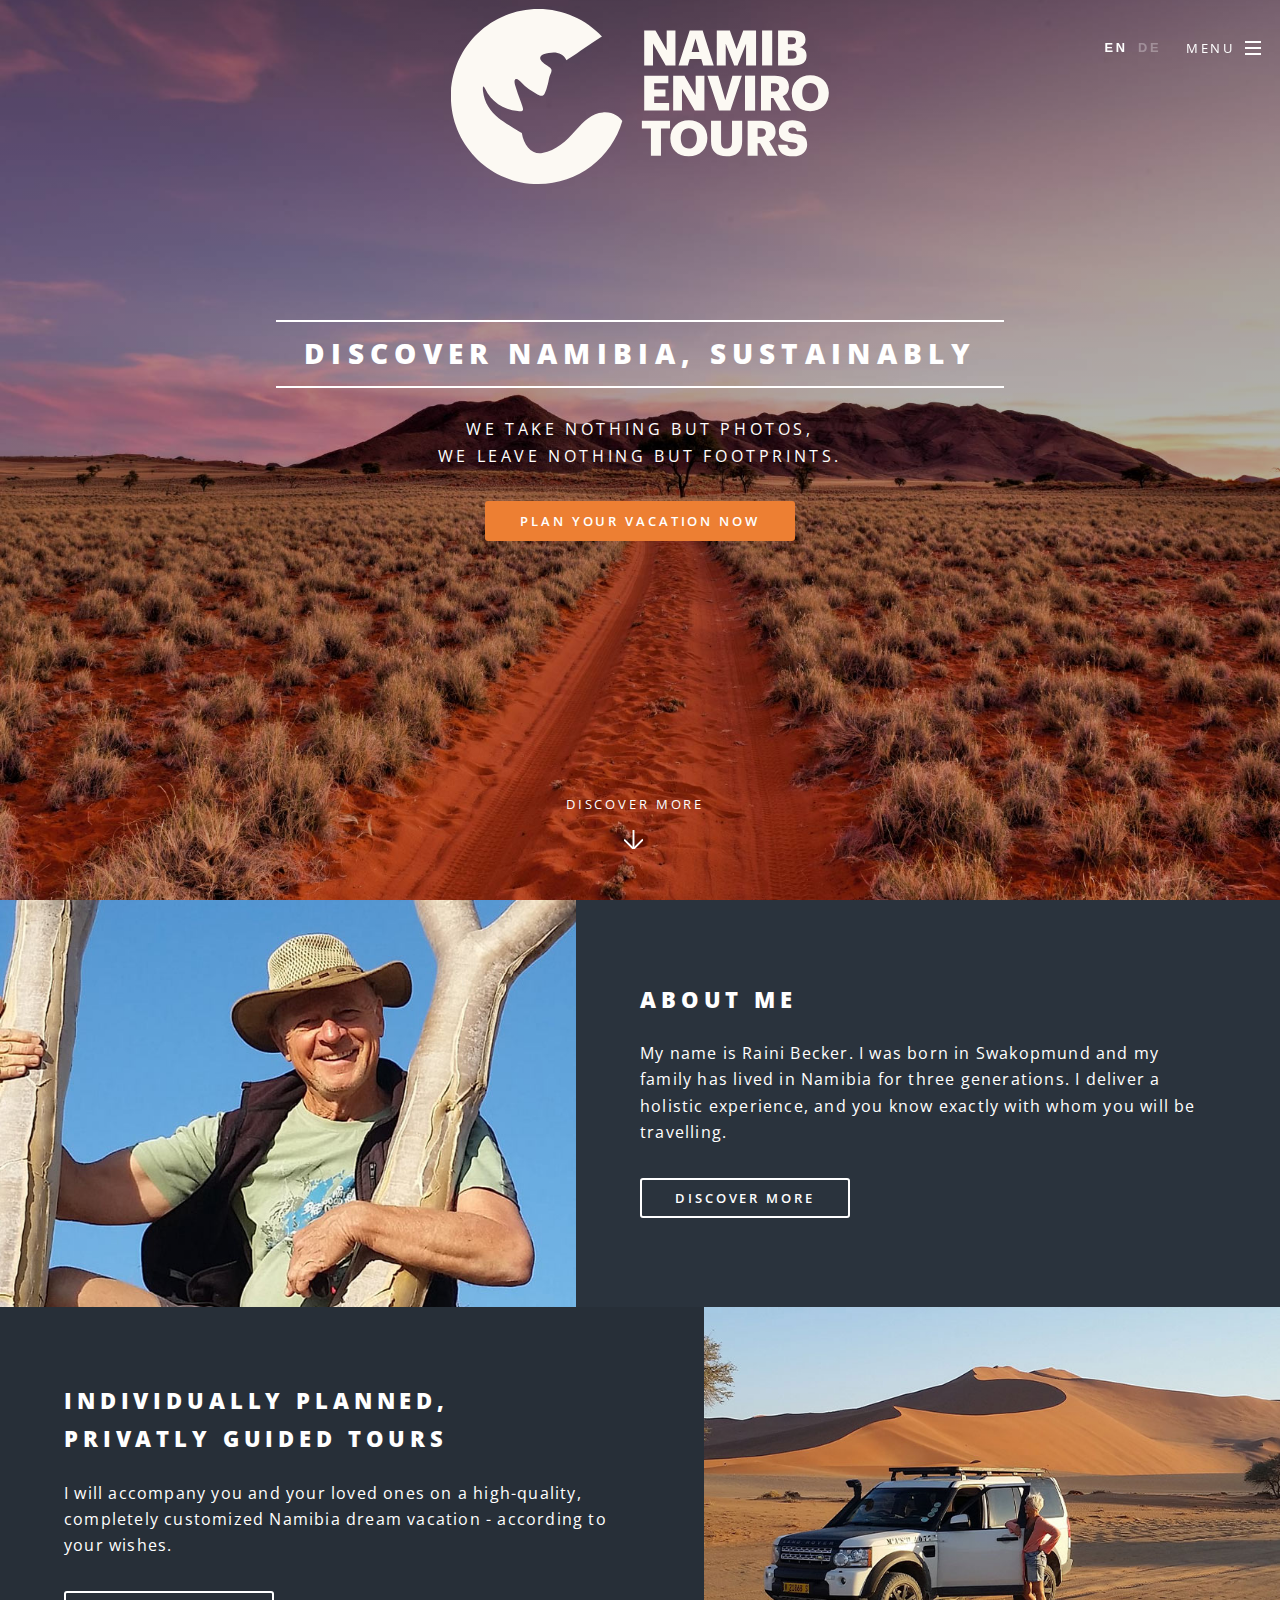
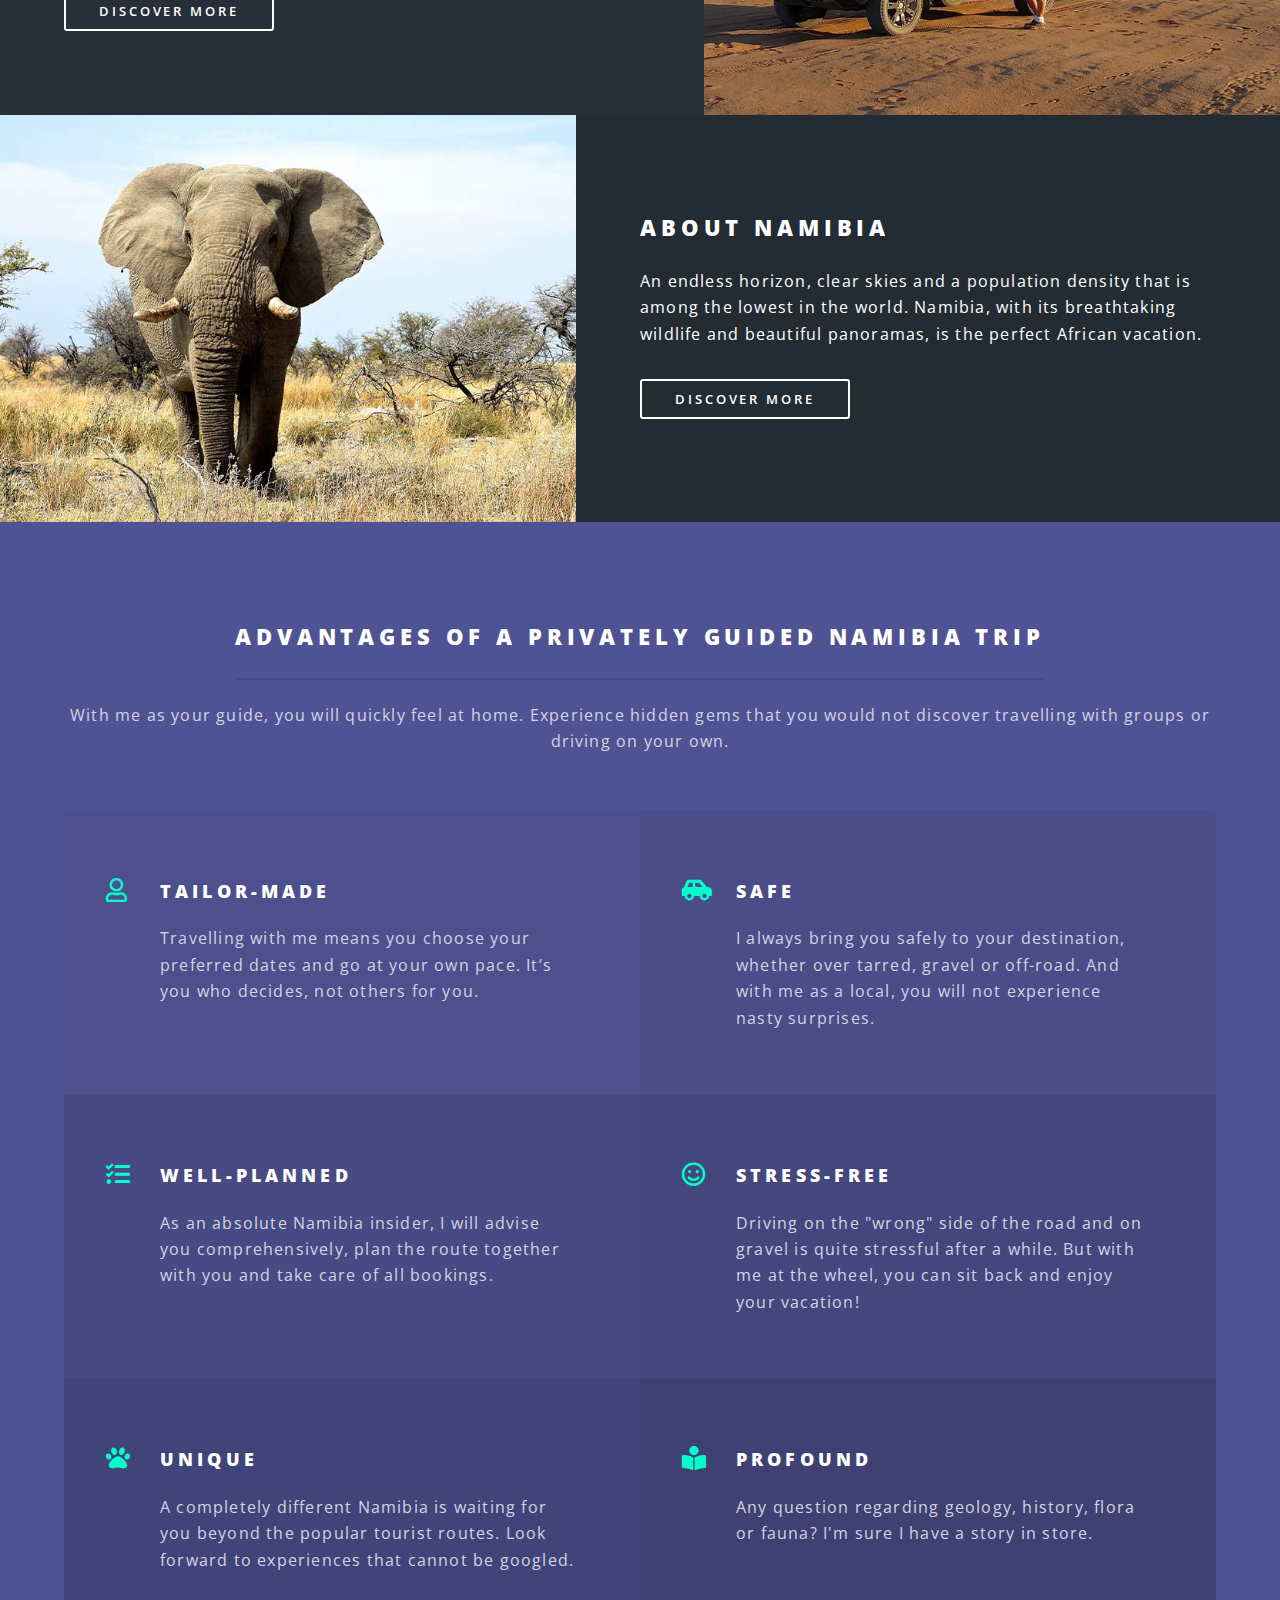
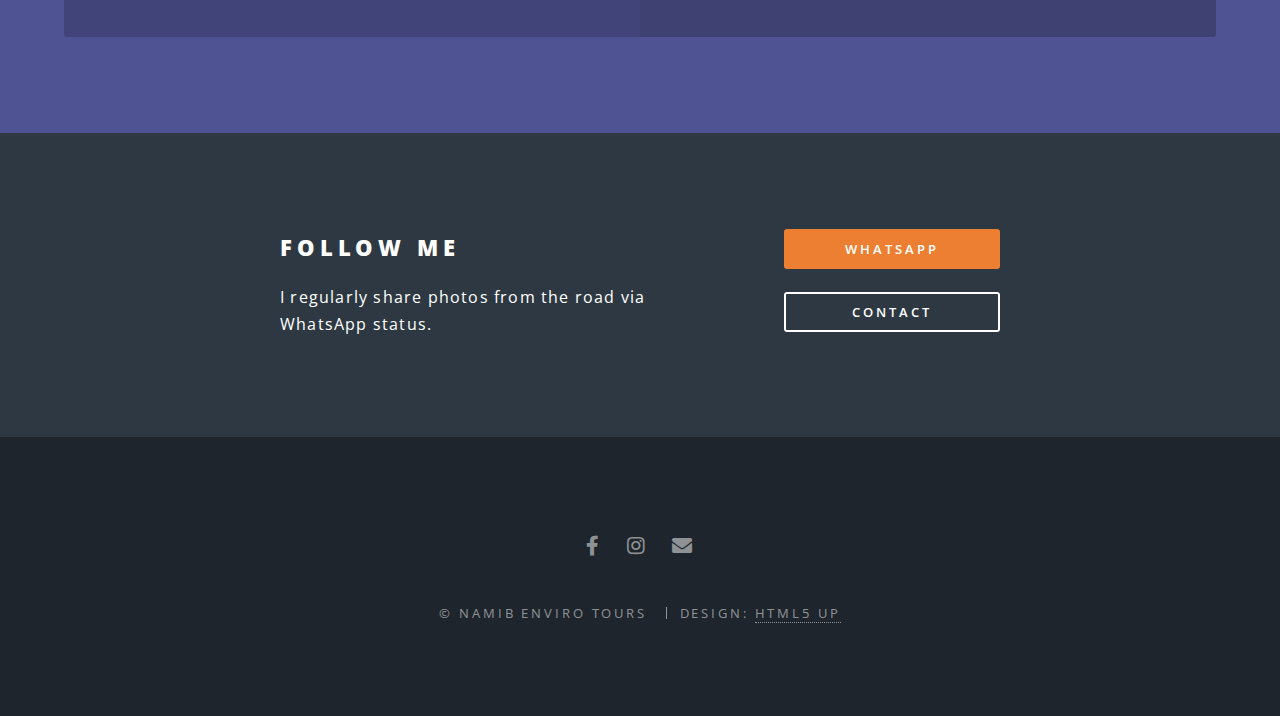
<file: en/index.html>
<!DOCTYPE html>
<!--
	Spectral by HTML5 UP
	html5up.net | @ajlkn
	Free for personal and commercial use under the CCA 3.0 license (html5up.net/license)
-->
<html>
  <head>
    <title>
      Namibia tours & safaris with Raini Becker - Namib Enviro Tours
    </title>
    <meta
      name="description"
      content="Namib Enviro Tours is a local tour operator offering eco-friendly, privatly guided Namibia tours and safaris"
    />
    <meta charset="utf-8" />
    <meta
      name="viewport"
      content="width=device-width, initial-scale=1, user-scalable=no"
    />
    <link rel="stylesheet" href="/assets/css/main.css" />
    <noscript
      ><link rel="stylesheet" href="/assets/css/noscript.css"
    /></noscript>
    <link rel="icon" type="image/svg+xml" href="/assets/images/favicon.svg" />
    <link rel="icon" type="image/png" href="/assets/images/favicon.png" />
    <meta
      name="google-site-verification"
      content="klVKz6aERCmA9p_SUiFBiTHnSHZrCpd2QpUPnPfCPdE"
    />
    <meta name="page" content="home-EN" />
  </head>
  <body class="landing is-preload">
    <!-- Page Wrapper -->
    <div id="page-wrapper">
      <!-- Header -->
      <header id="header" class="alt">
        <div>
          <a href="#"
            ><img src="/images/Logo_white.svg" alt="Logo" height="40px"
          /></a>
        </div>
        <nav id="nav">
          <ul>
            <li id="langSwitch">
              <button data-lang="en" class="active">EN</button>
              <button data-lang="de">DE</button>
            </li>
            <li class="special">
              <a href="#menu" class="menuToggle"><span>Menu</span></a>
              <div id="menu">
                <ul>
                  <li><a href="#">Home</a></li>
                  <li>
                    <a href="./guided-tours/"
                      >Privatly guided tours & safaris</a
                    >
                  </li>
                  <li><a href="./about-me/">About me</a></li>
                  <li><a href="./namibia/">About Namibia</a></li>
                  <li><a href="./contact/">Contact</a></li>
                </ul>
              </div>
            </li>
          </ul>
        </nav>
      </header>

      <!-- Banner -->
      <section id="banner">
        <div class="inner">
          <h2>Discover Namibia, sustainably</h2>
          <p>
            We take nothing but photos,<br />
            we leave nothing but footprints.
          </p>
          <ul class="actions special">
            <li>
              <a href="contact/" class="button primary"
                >Plan your vacation now</a
              >
            </li>
          </ul>
        </div>
        <a href="#one" class="more scrolly">Discover more</a>
      </section>

      <!-- One -->
      <!--
					<section id="one" class="wrapper style1 special">
						<div class="inner">
							<header class="major">
								<h2>Arcu aliquet vel lobortis ata nisl<br />
								eget augue amet aliquet nisl cep donec</h2>
								<p>Aliquam ut ex ut augue consectetur interdum. Donec amet imperdiet eleifend<br />
								fringilla tincidunt. Nullam dui leo Aenean mi ligula, rhoncus ullamcorper.</p>
							</header>
							<ul class="icons major">
								<li><span class="icon fa-gem major style1"><span class="label">Lorem</span></span></li>
								<li><span class="icon fa-heart major style2"><span class="label">Ipsum</span></span></li>
								<li><span class="icon solid fa-code major style3"><span class="label">Dolor</span></span></li>
							</ul>
						</div>
					</section>
-->

      <!-- Two -->
      <section id="one" class="wrapper alt style2">
        <section class="spotlight">
          <div class="image"><img src="/images/pic01.jpg" alt="" /></div>
          <div class="content">
            <h2>About me</h2>
            <p>
              My name is Raini Becker. I was born in Swakopmund and my family
              has lived in Namibia for three generations. I deliver a holistic
              experience, and you know exactly with whom you will be travelling.
            </p>
            <ul class="actions">
              <li>
                <a href="about-me/" class="button small">Discover more</a>
              </li>
            </ul>
          </div>
        </section>
        <section class="spotlight">
          <div class="image"><img src="/images/pic02.jpg" alt="" /></div>
          <div class="content">
            <h2>
              Individually planned,<br />
              privatly guided tours
            </h2>
            <p>
              I will accompany you and your loved ones on a high-quality,
              completely customized Namibia dream vacation - according to your
              wishes.
            </p>
            <ul class="actions">
              <li>
                <a href="guided-tours/" class="button small">Discover more</a>
              </li>
            </ul>
          </div>
        </section>
        <section class="spotlight">
          <div class="image"><img src="/images/pic03.jpg" alt="" /></div>
          <div class="content">
            <h2>About Namibia</h2>
            <p>
              An endless horizon, clear skies and a population density that is
              among the lowest in the world. Namibia, with its breathtaking
              wildlife and beautiful panoramas, is the perfect African vacation.
            </p>
            <ul class="actions">
              <li><a href="namibia/" class="button small">Discover more</a></li>
            </ul>
          </div>
        </section>
      </section>

      <!-- Three -->
      <section id="three" class="wrapper style3 special">
        <div class="inner">
          <header class="major">
            <h2>Advantages of a privately guided Namibia trip</h2>
            <p>
              With me as your guide, you will quickly feel at home. Experience
              hidden gems that you would not discover travelling with groups or
              driving on your own.
            </p>
          </header>
          <ul class="features">
            <li class="icon fa-user">
              <h3>Tailor-made</h3>
              <p>
                Travelling with me means you choose your preferred dates and go
                at your own pace. It’s you who decides, not others for you.
              </p>
            </li>
            <li class="icon solid fa-car-side">
              <h3>Safe</h3>
              <p>
                I always bring you safely to your destination, whether over
                tarred, gravel or off-road. And with me as a local, you will not
                experience nasty surprises.
              </p>
            </li>
            <li class="icon solid fa-tasks">
              <h3>Well-planned</h3>
              <p>
                As an absolute Namibia insider, I will advise you
                comprehensively, plan the route together with you and take care
                of all bookings.
              </p>
            </li>
            <li class="icon fa-smile">
              <h3>Stress-free</h3>
              <p>
                Driving on the "wrong" side of the road and on gravel is quite
                stressful after a while. But with me at the wheel, you can sit
                back and enjoy your vacation!
              </p>
            </li>
            <li class="icon solid fa-paw">
              <h3>Unique</h3>
              <p>
                A completely different Namibia is waiting for you beyond the
                popular tourist routes. Look forward to experiences that cannot
                be googled.
              </p>
            </li>
            <li class="icon solid fa-book-reader">
              <h3>Profound</h3>
              <p>
                Any question regarding geology, history, flora or fauna? I'm
                sure I have a story in store.
              </p>
            </li>
          </ul>
        </div>
      </section>

      <!-- CTA -->
      <section id="cta" class="wrapper style4">
        <div class="inner">
          <header>
            <h2>Follow me</h2>
            <p>I regularly share photos from the road via WhatsApp status.</p>
          </header>
          <ul class="actions stacked">
            <li>
              <a
                href="https://wa.me/264812562252/?text=HiRaini!"
                class="button fit primary"
                >WhatsApp</a
              >
            </li>
            <li><a href="contact/" class="button fit">Contact</a></li>
          </ul>
        </div>
      </section>

      <!-- Footer -->
      <footer id="footer">
        <ul class="icons">
          <li>
            <a
              href="https://facebook.com/namibiasafari"
              class="icon brands fa-facebook-f"
              ><span class="label">Facebook</span></a
            >
          </li>
          <li>
            <a
              href="https://instagram.com/namibenvirotours"
              class="icon brands fa-instagram"
              ><span class="label">Instagram</span></a
            >
          </li>
          <li>
            <a
              href="mailto:raini&commat;namibenvirotours&period;com"
              class="icon solid fa-envelope"
              ><span class="label">Email</span></a
            >
          </li>
        </ul>
        <ul class="copyright">
          <li>&copy; Namib Enviro Tours</li>
          <li>Design: <a href="http://html5up.net">HTML5 UP</a></li>
        </ul>
      </footer>
    </div>

    <!-- Scripts -->
    <script src="/assets/js/jquery.min.js"></script>
    <script src="/assets/js/jquery.scrollex.min.js"></script>
    <script src="/assets/js/jquery.scrolly.min.js"></script>
    <script src="/assets/js/browser.min.js"></script>
    <script src="/assets/js/breakpoints.min.js"></script>
    <script src="/assets/js/util.js"></script>
    <script src="/assets/js/main.js"></script>
  </body>
</html>
</file>
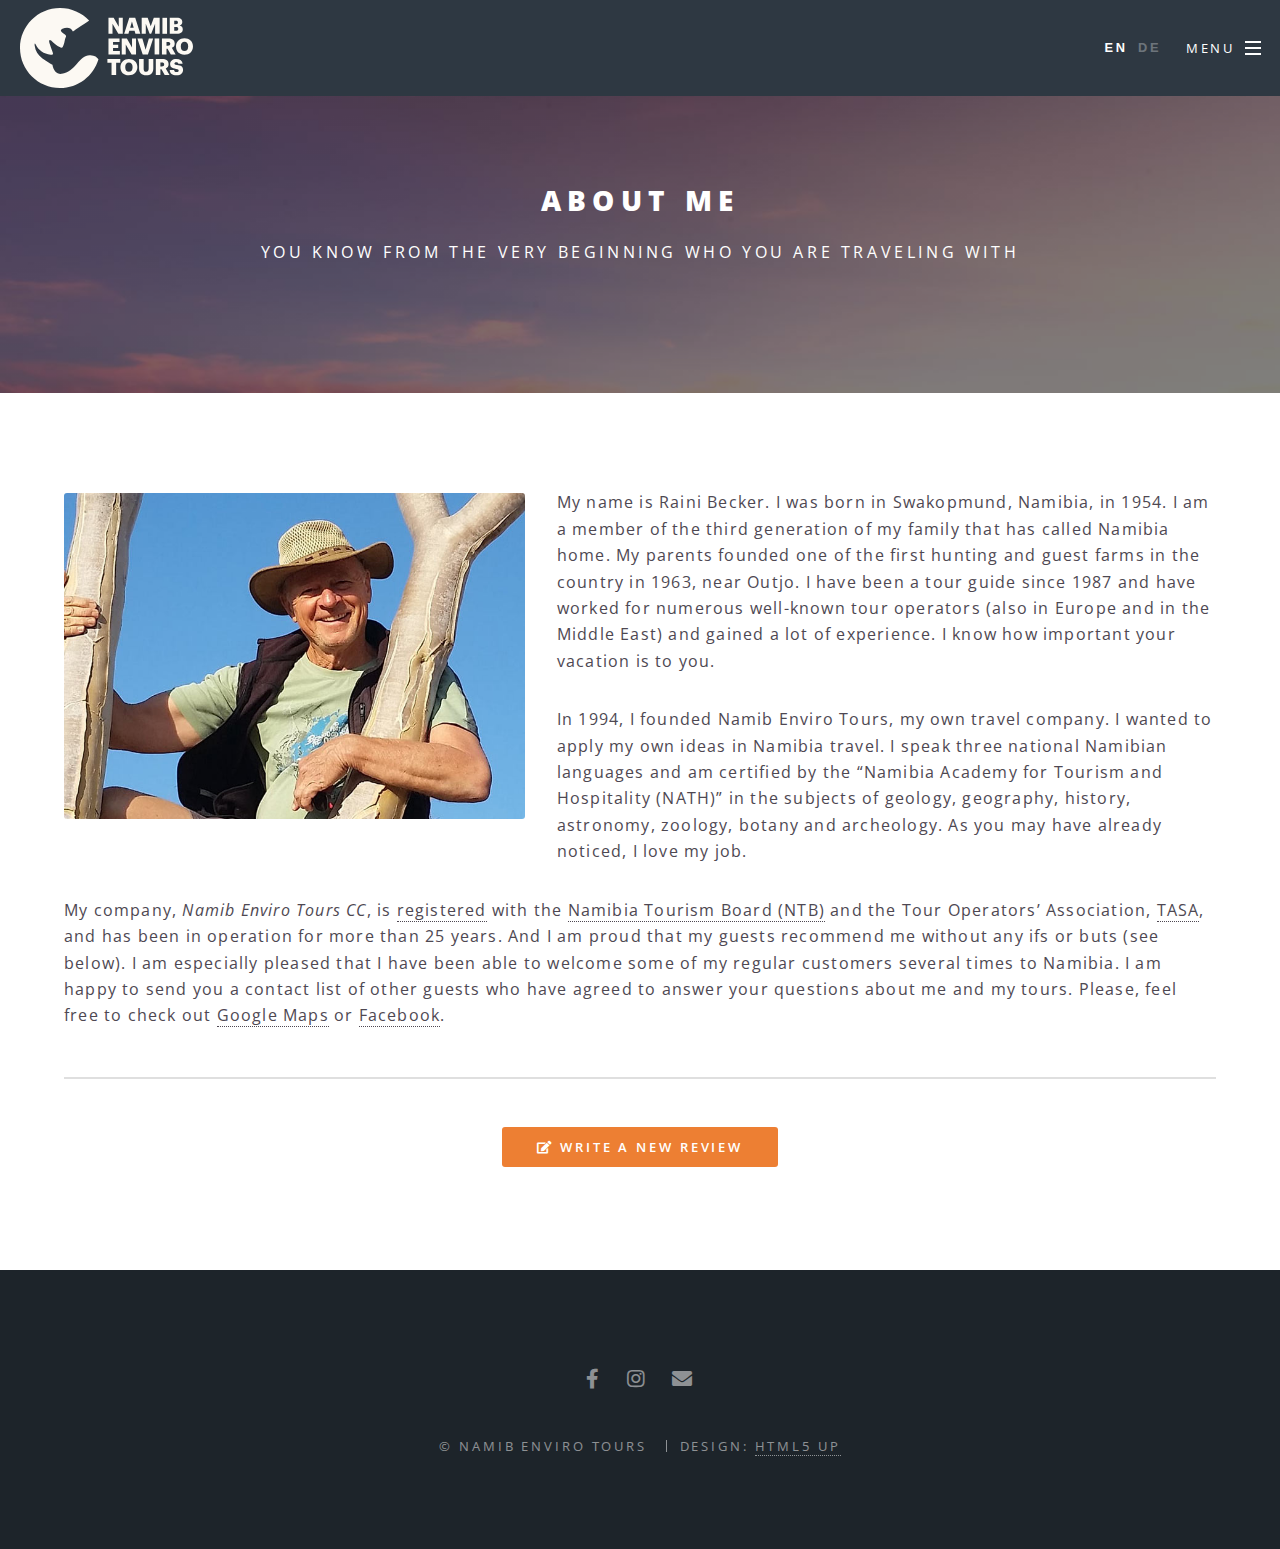
<file: en/about-me/index.html>
<!DOCTYPE html>
<!--
	Spectral by HTML5 UP
	html5up.net | @ajlkn
	Free for personal and commercial use under the CCA 3.0 license (html5up.net/license)
-->
<html>
  <head>
    <title>Raini Becker - Namib Enviro Tours</title>
    <meta
      name="description"
      content="Locally born and raised Namibia expert Raini Becker offers tailor-made, privatly guided tours and safaris."
    />
    <meta charset="utf-8" />
    <meta
      name="viewport"
      content="width=device-width, initial-scale=1, user-scalable=no"
    />
    <link rel="stylesheet" href="/assets/css/main.css" />
    <noscript
      ><link rel="stylesheet" href="/assets/css/noscript.css"
    /></noscript>
    <link rel="icon" type="image/svg+xml" href="/assets/images/favicon.svg" />
    <link rel="icon" type="image/png" href="/assets/images/favicon.png" />
    <meta
      name="google-site-verification"
      content="klVKz6aERCmA9p_SUiFBiTHnSHZrCpd2QpUPnPfCPdE"
    />
    <meta name="page" content="about-EN" />
  </head>
  <body class="is-preload">
    <!-- Page Wrapper -->
    <div id="page-wrapper">
      <!-- Header -->
      <header id="header">
        <div>
          <a href="../index.html"
            ><img src="/images/Logo_white.svg" alt="Logo" height="40px"
          /></a>
        </div>
        <nav id="nav">
          <ul>
            <li id="langSwitch">
              <button data-lang="en" class="active">EN</button>
              <button data-lang="de">DE</button>
            </li>
            <li class="special">
              <a href="#menu" class="menuToggle"><span>Menu</span></a>
              <div id="menu">
                <ul>
                  <li><a href="../index.html">Home</a></li>
                  <li>
                    <a href="../guided-tours/"
                      >Privatly guided tours & safaris</a
                    >
                  </li>
                  <li><a href="#">About me</a></li>
                  <li><a href="../namibia/">About Namibia</a></li>
                  <li><a href="../contact/">Contact</a></li>
                </ul>
              </div>
            </li>
          </ul>
        </nav>
      </header>

      <!-- Main -->
      <article id="main">
        <header>
          <h2>About me</h2>
          <p>You know from the very beginning who you are traveling with</p>
        </header>
        <section class="wrapper style5">
          <div class="inner">
            <p>
              <span class="image left"
                ><img src="/images/pic01.jpg" alt="" /></span
              >My name is Raini Becker. I was born in Swakopmund, Namibia, in
              1954. I am a member of the third generation of my family that has
              called Namibia home. My parents founded one of the first hunting
              and guest farms in the country in 1963, near Outjo. I have been a
              tour guide since 1987 and have worked for numerous well-known tour
              operators (also in Europe and in the Middle East) and gained a lot
              of experience. I know how important your vacation is to you.
            </p>
            <p>
              In 1994, I founded Namib Enviro Tours, my own travel company. I
              wanted to apply my own ideas in Namibia travel. I speak three
              national Namibian languages and am certified by the “Namibia
              Academy for Tourism and Hospitality (NATH)” in the subjects of
              geology, geography, history, astronomy, zoology, botany and
              archeology. As you may have already noticed, I love my job.
            </p>
            <p>
              My company, <i>Namib Enviro Tours CC</i>, is
              <a
                href="https://tasa.na/listing/namib-enviro-tours-cc/"
                target="_blank"
                >registered</a
              >
              with the
              <a
                href="https://namibiatourism.com.na/business/namib-enviro-tours-cc"
                target="_blank"
                >Namibia Tourism Board (NTB)</a
              >
              and the Tour Operators’ Association,
              <a
                href="https://tasa.na/listing/namib-enviro-tours-cc/"
                target="_blank"
                >TASA</a
              >, and has been in operation for more than 25 years. And I am
              proud that my guests recommend me without any ifs or buts (see
              below). I am especially pleased that I have been able to welcome
              some of my regular customers several times to Namibia. I am happy
              to send you a contact list of other guests who have agreed to
              answer your questions about me and my tours. Please, feel free to
              check out
              <a href="https://g.page/r/CS4oIgD9UGYWEAE">Google Maps</a> or
              <a href="https://facebook.com/namibiasafari">Facebook</a>.
            </p>

            <hr />

            <!--<p>Klaudia Laister erinnert sich: "Was gibt es schöneres und interessanteres, als ein Land durch und mit einem seiner Bewohner zu erleben, der mit Leib und Seele mit seiner Heimat verbunden ist. Raini Becker ist so ein Mensch. Mit ihm in Namibia auf Tour zu sein, bedeutet mehr als das Land von seiner landschaftlich beeindruckendsten Seite kennen zu lernen. Raini hat fundierte Kenntnisse über Flora, Fauna und Geologie seiner Heimat. Auch unsere Fragen zur wirtschaftlichen, politischen und sozialen Situation, mit denen wir ihn gelöchert haben, wurden zu unserer vollsten Zufriedenheit beantwortet. Wer auf Lagerfeuerromantik, Wildlife-Abenteuer und Natur pur steht, der hat in Namib Enviro Tours bestimmt den richtigen Partner gefunden."</p>
								<p>Auch Horst Bahrs Liebe gehört Namibia: "Lieber Raini, ich sage Dir Dank, auch von Ellen, Sigrid, Jutta, Claus und Horst für die super Tour. Es war wieder ein ganz besonderes Erlebnis, mit Dir in Namibia und diesmal auch noch in Südafrika auf Tour gegangen zu sein. Du hast uns für die herrliche Natur und die Tiere so großartig begeistert und dadurch die ganze Reise zu einem einmaligen Erlebnis gemacht. Ich bin nun schon das dritte Mal mit Dir unterwegs gewesen, aber auch diesmal hast Du noch eine Steigerung geschafft. Ich will gern andere Namibia-Interessierte auf das Land und Dich neugierig machen. Zwischenzeitlich habe ich nun schon 4 Dia-Shows über Namibia und Südafrika, die große Begeisterung hervorrufen."</p>
								<p>Hans Jenni fasziniert von packenden Informationen: "Josy und ich danken Dir nochmals für die hervorragend organisierte und sehr interessante Reise, die unsere Erwartungen weit übertraf. Höhepunkte gab es viele. Vor allem auch Deine packenden Informationen über Gesellschaft, Fauna und Flora haben uns immer wieder fasziniert. Hoffen wir, dass noch viele Namibia-Besucher in den Genuss Deiner Reisebegleitung kommen werden."</p>
								<p>Manfred Hutzler und Walter Hailer wissen, worauf es ankommt: "Wir waren zweimal für jeweils drei Wochen mit Raini auf Tour. Fast ganz Namibia; Caprivi, teilweise Botswana, Sambia und Simbabwe, Victoriafalls - Raini war immer und überall PERFEKT! Wir kamen schon weit herum auf der Welt, wir erlebten gute und schlechte Guides. Ohne Zweifel aber war Raini der Beste."</p>
								<hr />-->
          </div>
          <script src="https://apps.elfsight.com/p/platform.js" defer></script>
          <div class="elfsight-app-42615a55-4016-4a98-882f-2734b6f33260"></div>
          <div class="inner">
            <ul class="actions special">
              <li>
                <a
                  href="https://g.page/r/CS4oIgD9UGYWEAg/review"
                  class="button primary icon solid fa-edit"
                  >Write a new review</a
                >
              </li>
            </ul>
          </div>
        </section>
      </article>

      <!-- Footer -->
      <footer id="footer">
        <ul class="icons">
          <li>
            <a
              href="https://facebook.com/namibiasafari"
              class="icon brands fa-facebook-f"
              ><span class="label">Facebook</span></a
            >
          </li>
          <li>
            <a
              href="https://instagram.com/namibenvirotours"
              class="icon brands fa-instagram"
              ><span class="label">Instagram</span></a
            >
          </li>
          <li>
            <a
              href="mailto:raini&commat;namibenvirotours&period;com"
              class="icon solid fa-envelope"
              ><span class="label">E-mail</span></a
            >
          </li>
        </ul>
        <ul class="copyright">
          <li>&copy; Namib Enviro Tours</li>
          <li>Design: <a href="http://html5up.net">HTML5 UP</a></li>
        </ul>
      </footer>
    </div>

    <!-- Scripts -->
    <script src="/assets/js/jquery.min.js"></script>
    <script src="/assets/js/jquery.scrollex.min.js"></script>
    <script src="/assets/js/jquery.scrolly.min.js"></script>
    <script src="/assets/js/browser.min.js"></script>
    <script src="/assets/js/breakpoints.min.js"></script>
    <script src="/assets/js/util.js"></script>
    <script src="/assets/js/main.js"></script>
  </body>
</html>
</file>
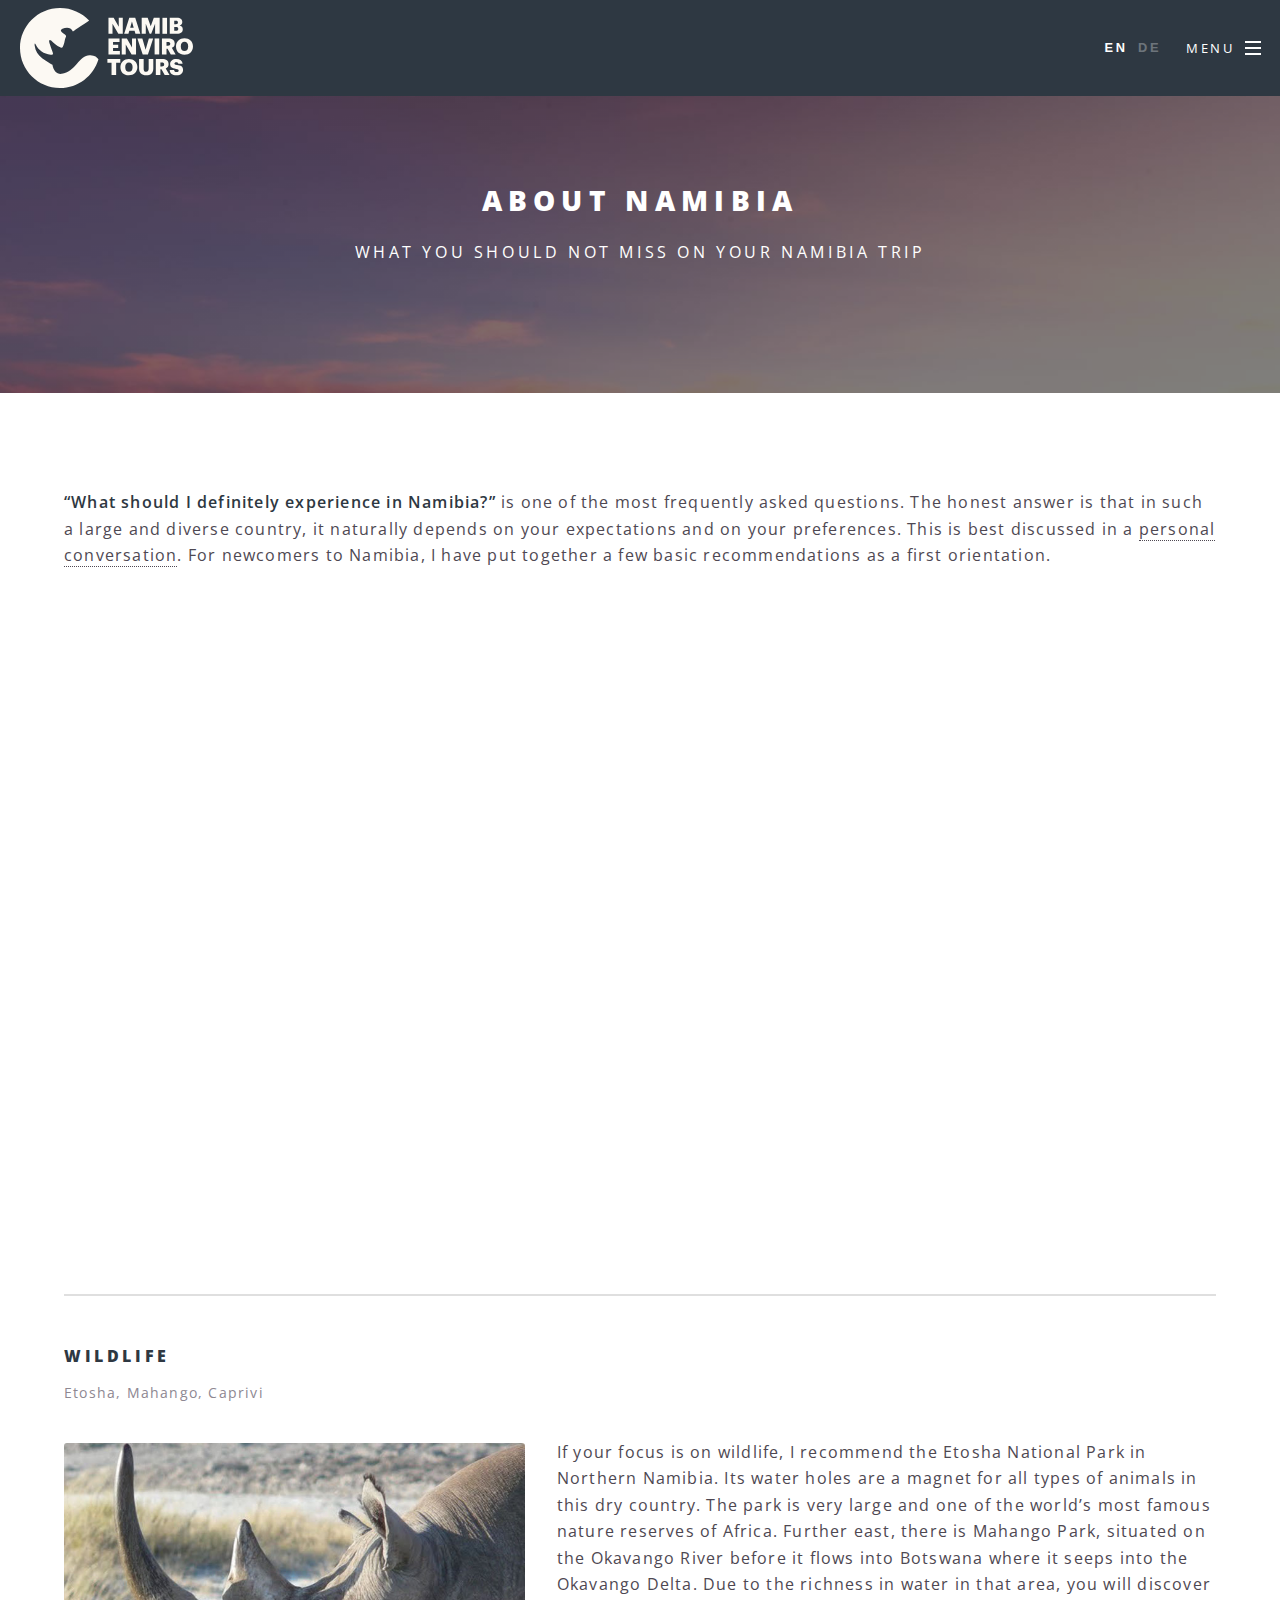
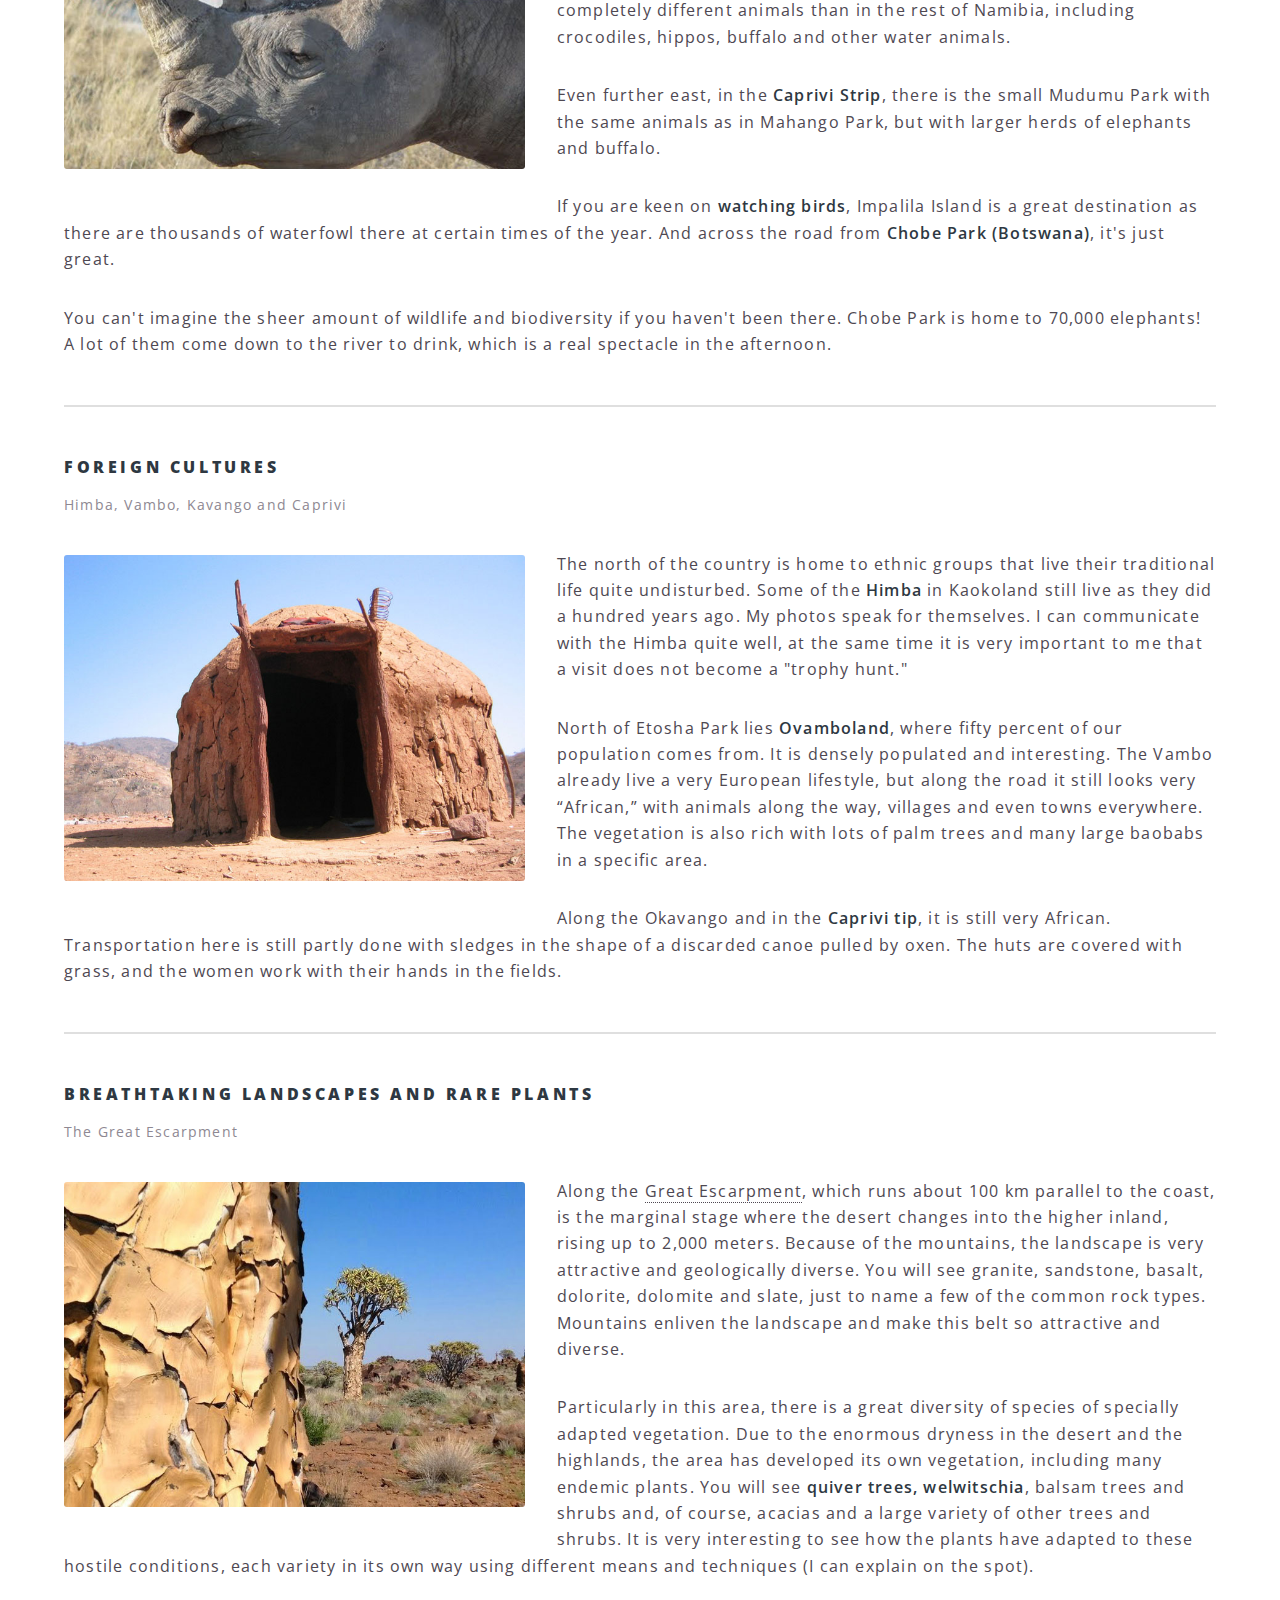
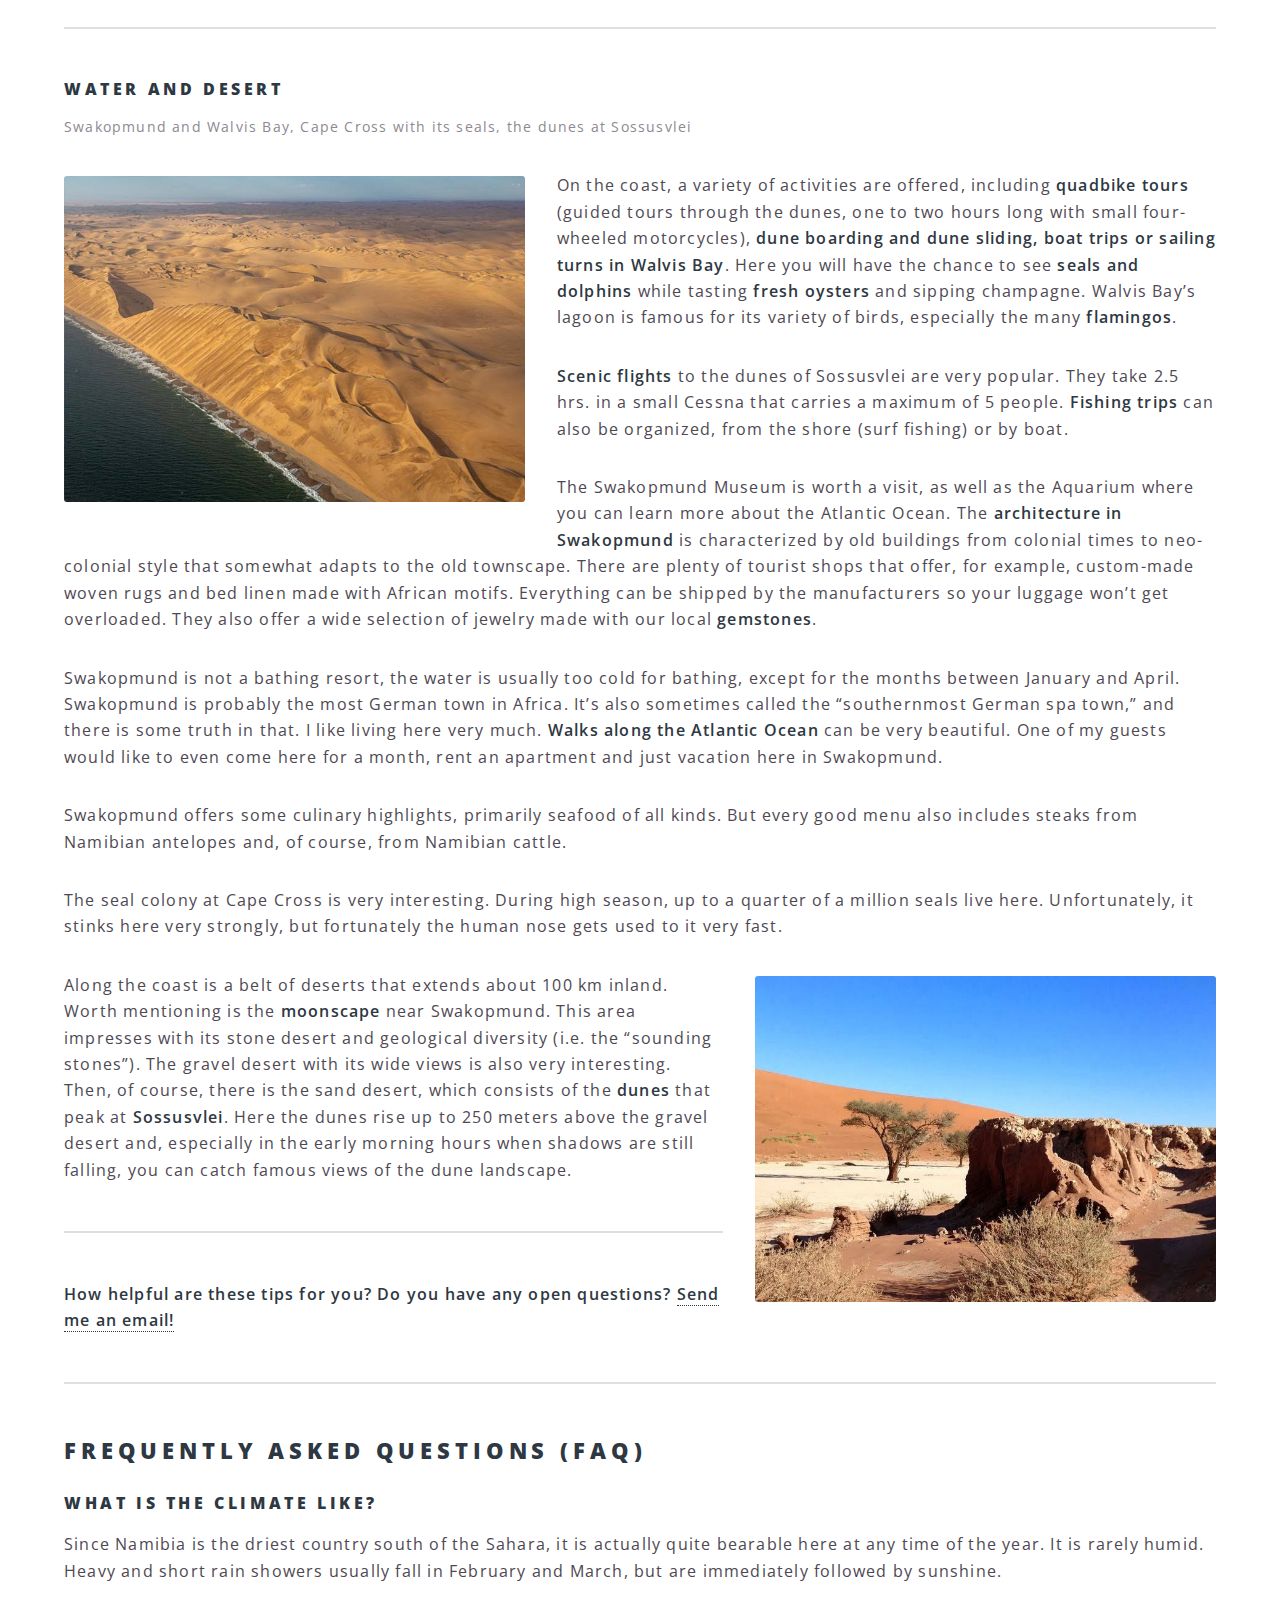
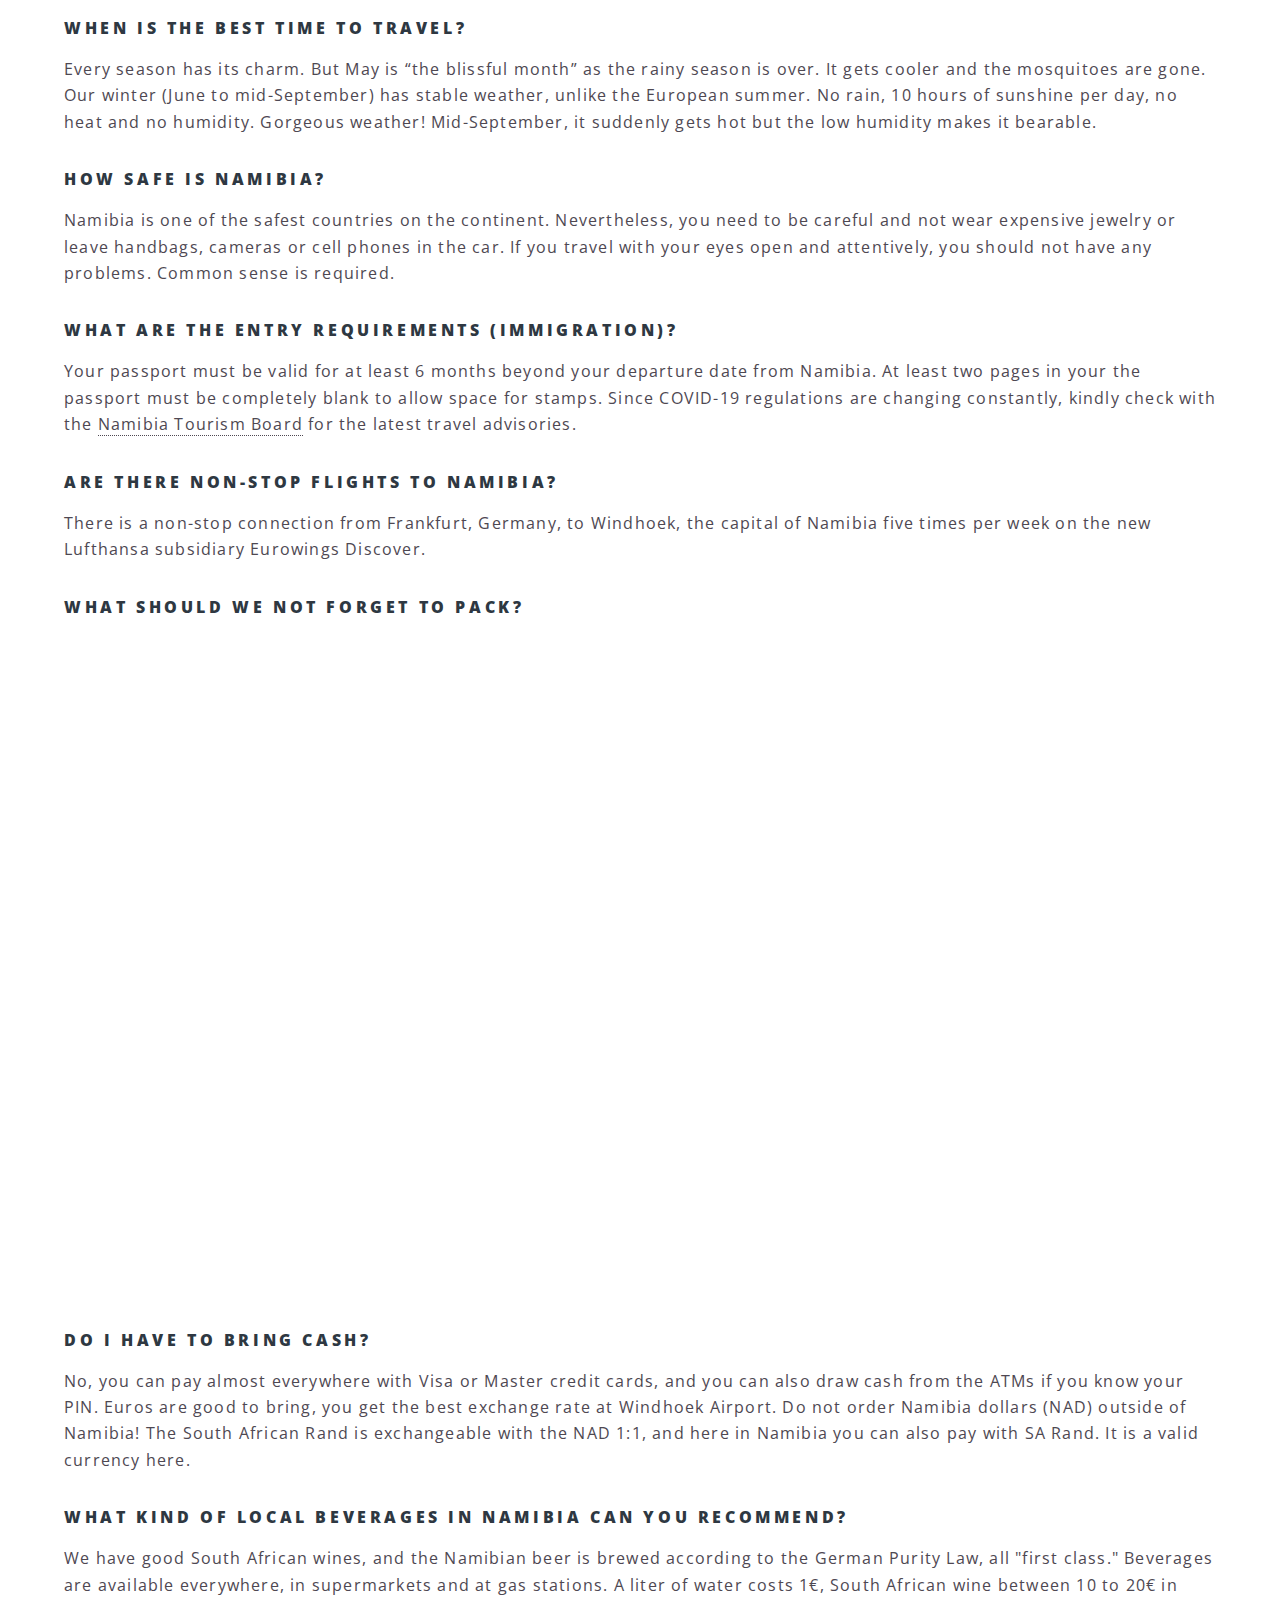
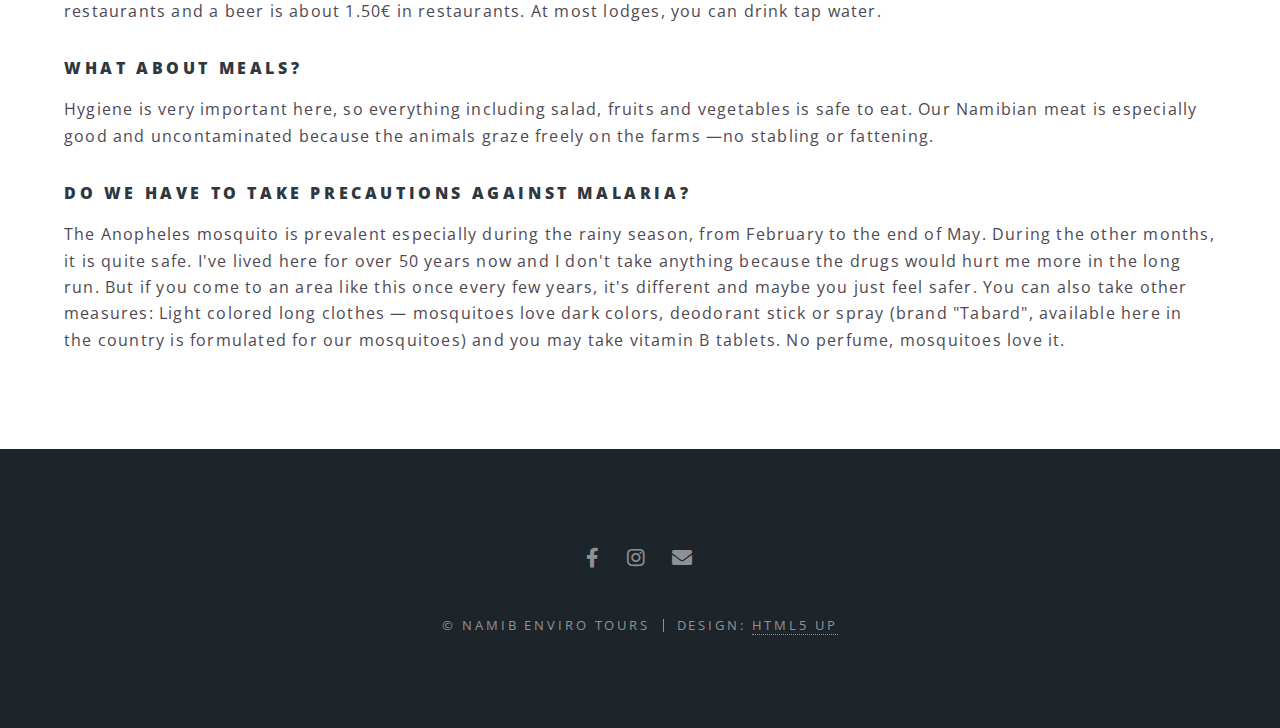
<file: en/namibia/index.html>
<!DOCTYPE HTML>
<!--
	Spectral by HTML5 UP
	html5up.net | @ajlkn
	Free for personal and commercial use under the CCA 3.0 license (html5up.net/license)
-->
<html>
	<head>
		<title>About Namibia - Namib Enviro Tours</title>
		<meta name="description" content="Frequently asked questions about your Namibia trip, answered by Namibia expert Raini Becker"/>
		<meta charset="utf-8" />
		<meta name="viewport" content="width=device-width, initial-scale=1, user-scalable=no" />
		<link rel="stylesheet" href="/assets/css/main.css" />
		<noscript><link rel="stylesheet" href="/assets/css/noscript.css" /></noscript>
		<link rel="icon" type="image/svg+xml" href="/assets/images/favicon.svg">
		<link rel="icon" type="image/png" href="/assets/images/favicon.png">
		<meta name="google-site-verification" content="klVKz6aERCmA9p_SUiFBiTHnSHZrCpd2QpUPnPfCPdE"/>
		<meta name="page" content="namibia-EN" />
	</head>
	<body class="is-preload">

		<!-- Page Wrapper -->
			<div id="page-wrapper">

				<!-- Header -->
					<header id="header">
						<div><a href="../index.html"><img src="/images/Logo_white.svg" alt="Logo" height=40px></a></div>
							<nav id="nav">
								<ul>
									<li id="langSwitch">
										<button data-lang="en" class="active">EN</button>
										<button data-lang="de">DE</button>
									</li>
									<li class="special">
										<a href="#menu" class="menuToggle"><span>Menu</span></a>
										<div id="menu">
											<ul>
												<li><a href="../index.html">Home</a></li>
												<li><a href="../guided-tours/">Privatly guided tours & safaris</a></li>
												<li><a href="../about-me/">About me</a></li>
												<li><a href="#">About Namibia</a></li>
												<li><a href="../contact/">Contact</a></li>
											</ul>
										</div>
									</li>
								</ul>
							</nav>
					</header>

				<!-- Main -->
					<article id="main">
						<header>
							<h2>About Namibia</h2>
							<p>What you should not miss on your Namibia trip</p>
						</header>
						<section class="wrapper style5">
							<div class="inner">
								<p> <strong>“What should I definitely experience in Namibia?”</strong> is one of the most frequently asked questions.  The honest answer is that in such a large and diverse country, it naturally depends on your expectations and on your preferences. This is best discussed in a <a href="../contact/">personal conversation</a>. For newcomers to Namibia, I have put together a few basic recommendations as a first orientation.</p>

								<style>.embedtool {position: relative;height: 0;padding-top: 56%;overflow: hidden;max-width: 100%;} .embedtool iframe, .embedtool object, .embedtool embed { position: absolute; top: 0; left: 0; width: 100%; height: 100%; } .embedtool .fluid-vids {position: initial !important}</style><div class="embedtool"><iframe src="https://www.youtube-nocookie.com/embed/PsmEsscf_cY" frameborder="0" allowfullscreen></iframe></div>

<hr />
<header>
<h4>Wildlife</h4>
<p>Etosha, Mahango, Caprivi</p>
</header>
<p><span class="image left"><img src="/images/nashorn.jpg" alt="Nashorn aus Namibia" /></span>If your focus is on wildlife, I recommend the Etosha National Park in Northern Namibia. Its water holes are a magnet for all types of animals in this dry country. The park is very large and one of the world’s most famous nature reserves of Africa. Further east, there is Mahango Park, situated on the Okavango River before it flows into Botswana where it seeps into the Okavango Delta. Due to the richness in water in that area, you will discover completely different animals than in the rest of Namibia, including crocodiles, hippos, buffalo and other water animals.</p><p>
								Even further east, in the <strong>Caprivi Strip</strong>, there is the small Mudumu Park with the same animals as in Mahango Park, but with larger herds of elephants and buffalo.</p><p>
								If you are keen on <strong>watching birds</strong>, Impalila Island is a great destination as there are thousands of waterfowl there at certain times of the year. And across the road from <strong>Chobe Park (Botswana)</strong>, it's just great.</p><p>
You can't imagine the sheer amount of wildlife and biodiversity if you haven't been there. Chobe Park is home to 70,000 elephants! A lot of them come down to the river to drink, which is a real spectacle in the afternoon.
</p>
<hr />
<header>
<h4>Foreign Cultures</h4>
<p>Himba, Vambo, Kavango and Caprivi</p>
</header>

<p><span class="image left"><img src="/images/kulturen.jpg" alt="Authentic clay hut in Namibia" /></span>The north of the country is home to ethnic groups that live their traditional life quite undisturbed. Some of the <strong>Himba</strong> in Kaokoland still live as they did a hundred years ago. My photos speak for themselves. I can communicate with the Himba quite well, at the same time it is very important to me that a visit does not become a "trophy hunt."</p><p>
								North of Etosha Park lies <strong>Ovamboland</strong>, where fifty percent of our population comes from. It is densely populated and interesting. The Vambo already live a very European lifestyle, but along the road it still looks very “African,” with animals along the way, villages and even towns everywhere. The vegetation is also rich with lots of palm trees and many large baobabs in a specific area.</p><p>
Along the Okavango and in the <strong>Caprivi tip</strong>, it is still very African. Transportation here is still partly done with sledges in the shape of a discarded canoe pulled by oxen. The huts are covered with grass, and the women work with their hands in the fields.</p>
<hr />
<header>
<h4>Breathtaking landscapes and rare plants</h4>
<p>The Great Escarpment</p>
</header>

<p><span class="image left"><img src="/images/landschaften.jpg" alt="Quiver trees in Namibia" /></span>Along the <a href="https://en.wikipedia.org/wiki/Great_Escarpment,_Southern_Africa" target="_blank">Great Escarpment</a>, which runs about 100 km parallel to the coast, is the marginal stage where the desert changes into the higher inland, rising up to 2,000 meters. Because of the mountains, the landscape is very attractive and geologically diverse. You will see granite, sandstone, basalt, dolorite, dolomite and slate, just to name a few of the common rock types. Mountains enliven the landscape and make this belt so attractive and diverse.</p><p>
Particularly in this area, there is a great diversity of species of specially adapted vegetation. Due to the enormous dryness in the desert and the highlands, the area has developed its own vegetation, including many endemic plants. You will see <strong>quiver trees, welwitschia</strong>, balsam trees and shrubs and, of course, acacias and a large variety of other trees and shrubs. It is very interesting to see how the plants have adapted to these hostile conditions, each variety in its own way using different means and techniques (I can explain on the spot).
</p>
<hr />
<header>
	<h4>Water and Desert</h4>
	<p>Swakopmund and Walvis Bay, Cape Cross with its seals, the dunes at Sossusvlei</p>
</header>

<p><span class="image left"><img src="/images/namibkueste.jpg" alt="Atlantic ocean and dunes in Namibia" /></span>On the coast, a variety of activities are offered, including <strong>quadbike tours</strong> (guided tours through the dunes, one to two hours long with small four-wheeled motorcycles), <strong>dune boarding and dune sliding, boat trips or sailing turns in Walvis Bay</strong>. Here you will have the chance to see <strong>seals and dolphins</strong> while tasting <strong>fresh oysters</strong> and sipping champagne. Walvis Bay’s lagoon is famous for its variety of birds, especially the many <strong>flamingos</strong>.</p><p>
<strong>Scenic flights</strong> to the dunes of Sossusvlei are very popular. They take 2.5 hrs. in a small Cessna that carries a maximum of 5 people. <strong>Fishing trips</strong> can also be organized, from the shore (surf fishing) or by boat.</p><p>
The Swakopmund Museum is worth a visit, as well as the Aquarium where you can learn more about the Atlantic Ocean. The <strong>architecture in Swakopmund</strong> is characterized by old buildings from colonial times to neo-colonial style that somewhat adapts to the old townscape. There are plenty of tourist shops that offer, for example, custom-made woven rugs and bed linen made with African motifs. Everything can be shipped by the manufacturers so your luggage won’t get overloaded. They also offer a wide selection of jewelry made with our local <strong>gemstones</strong>.</p><p>
Swakopmund is not a bathing resort, the water is usually too cold for bathing, except for the months between January and April. Swakopmund is probably the most German town in Africa. It’s also sometimes called the “southernmost German spa town,” and there is some truth in that. I like living here very much. <strong>Walks along the Atlantic Ocean</strong> can be very beautiful. One of my guests would like to even come here for a month, rent an apartment and just vacation here in Swakopmund.</p><p>
Swakopmund offers some culinary highlights, primarily seafood of all kinds. But every good menu also includes steaks from Namibian antelopes and, of course, from Namibian cattle.</p><p>
The seal colony at Cape Cross is very interesting. During high season, up to a quarter of a million seals live here. Unfortunately, it stinks here very strongly, but fortunately the human nose gets used to it very fast.</p><p>
</p><p><span class="image right"><img src="/images/sossusvlei.jpg" alt="Sossusvlei, Namibia" /></span>
Along the coast is a belt of deserts that extends about 100 km inland. Worth mentioning is the <strong>moonscape</strong> near Swakopmund. This area impresses with its stone desert and geological diversity (i.e. the “sounding stones”). The gravel desert with its wide views is also very interesting. Then, of course, there is the sand desert, which consists of the <strong>dunes</strong> that peak at <strong>Sossusvlei</strong>. Here the dunes rise up to 250 meters above the gravel desert and, especially in the early morning hours when shadows are still falling, you can catch famous views of the dune landscape.
</p>
<hr />
<p>
<b>How helpful are these tips for you? Do you have any open questions? <a href="../contact/">Send me an email!</a></b>
</p>
						<hr />
								<h2>Frequently asked questions (FAQ)</h2>

								<h4>What is the climate like?</h4>

								<p>Since Namibia is the driest country south of the Sahara, it is actually quite bearable here at any time of the year. It is rarely humid. Heavy and short rain showers usually fall in February and March, but are immediately followed by sunshine.</p>

								<h4>When is the best time to travel?</h4>

								<p>Every season has its charm. But May is “the blissful month” as the rainy season is over. It gets cooler and the mosquitoes are gone. Our winter (June to mid-September) has stable weather, unlike the European summer. No rain, 10 hours of sunshine per day, no heat and no humidity. Gorgeous weather! Mid-September, it suddenly gets hot but the low humidity makes it bearable.</p>

								<h4>How safe is Namibia?</h4>

								<p>Namibia is one of the safest countries on the continent. Nevertheless, you need to be careful and not wear expensive jewelry or leave handbags, cameras or cell phones in the car. If you travel with your eyes open and attentively, you should not have any problems. Common sense is required.</p>

								<h4>What are the entry requirements (immigration)?</h4>

								<p>Your passport must be valid for at least 6 months beyond your departure date from Namibia. At least two pages in your the passport must be completely blank to allow space for stamps. Since COVID-19 regulations are changing constantly, kindly check with the <a href="https://namibiatourism.com.na/page/covid-19-updates" target=_blank>Namibia Tourism Board</a> for the latest travel advisories.</p>

								<h4>Are there non-stop flights to Namibia?</h4>

								<p>There is a non-stop connection from Frankfurt, Germany, to Windhoek, the capital of Namibia five times per week on the new Lufthansa subsidiary Eurowings Discover.</p>

								<h4>What should we not forget to pack?</h4>

								<p><style>.embedtool {position: relative;height: 0;padding-top: 56%;overflow: hidden;max-width: 100%;} .embedtool iframe, .embedtool object, .embedtool embed { position: absolute; top: 0; left: 0; width: 100%; height: 100%; } .embedtool .fluid-vids {position: initial !important}</style><div class="embedtool"><iframe src="https://www.youtube.com/embed/HaHw_H9zW_0" frameborder="0" allowfullscreen></iframe></div></p>

								<h4>Do I have to bring cash?</h4>

								<p>No, you can pay almost everywhere with Visa or Master credit cards, and you can also draw cash from the ATMs if you know your PIN. Euros are good to bring, you get the best exchange rate at Windhoek Airport. Do not order Namibia dollars (NAD) outside of Namibia!  The South African Rand is exchangeable with the NAD 1:1, and here in Namibia you can also pay with SA Rand. It is a valid currency here.</p>

								<h4>What kind of local beverages in Namibia can you recommend?</h4>

								<p>We have good South African wines, and the Namibian beer is brewed according to the German Purity Law, all "first class." Beverages are available everywhere, in supermarkets and at gas stations. A liter of water costs 1€, South African wine between 10 to 20€ in restaurants and a beer is about 1.50€ in restaurants. At most lodges, you can drink tap water.</p>

								<h4>What about meals?</h4>

								<p>Hygiene is very important here, so everything including salad, fruits and vegetables is safe to eat. Our Namibian meat is especially good and uncontaminated because the animals graze freely on the farms —no stabling or fattening.</p>

								<h4>Do we have to take precautions against Malaria?</h4>

								<p>The Anopheles mosquito is prevalent especially during the rainy season, from February to the end of May. During the other months, it is quite safe. I've lived here for over 50 years now and I don't take anything because the drugs would hurt me more in the long run. But if you come to an area like this once every few years, it's different and maybe you just feel safer.  You can also take other measures: Light colored long clothes — mosquitoes love dark colors, deodorant stick or spray (brand "Tabard", available here in the country is formulated for our mosquitoes) and you may take vitamin B tablets. No perfume, mosquitoes love it.</p>




							</div>
						</section>
					</article>

				<!-- Footer -->
					<footer id="footer">
						<ul class="icons">
							<li><a href="https://facebook.com/namibiasafari" class="icon brands fa-facebook-f"><span class="label">Facebook</span></a></li>
							<li><a href="https://instagram.com/namibenvirotours" class="icon brands fa-instagram"><span class="label">Instagram</span></a></li>
							<li><a href="mailto:raini&commat;namibenvirotours&period;com" class="icon solid fa-envelope"><span class="label">E-mail</span></a></li>
						</ul>
						<ul class="copyright">
							<li>&copy; Namib Enviro Tours</li><li>Design: <a href="http://html5up.net">HTML5 UP</a></li>
						</ul>
					</footer>

			</div>

		<!-- Scripts -->
			<script src="/assets/js/jquery.min.js"></script>
			<script src="/assets/js/jquery.scrollex.min.js"></script>
			<script src="/assets/js/jquery.scrolly.min.js"></script>
			<script src="/assets/js/browser.min.js"></script>
			<script src="/assets/js/breakpoints.min.js"></script>
			<script src="/assets/js/util.js"></script>
			<script src="/assets/js/main.js"></script>

	</body>
</html>
</file>
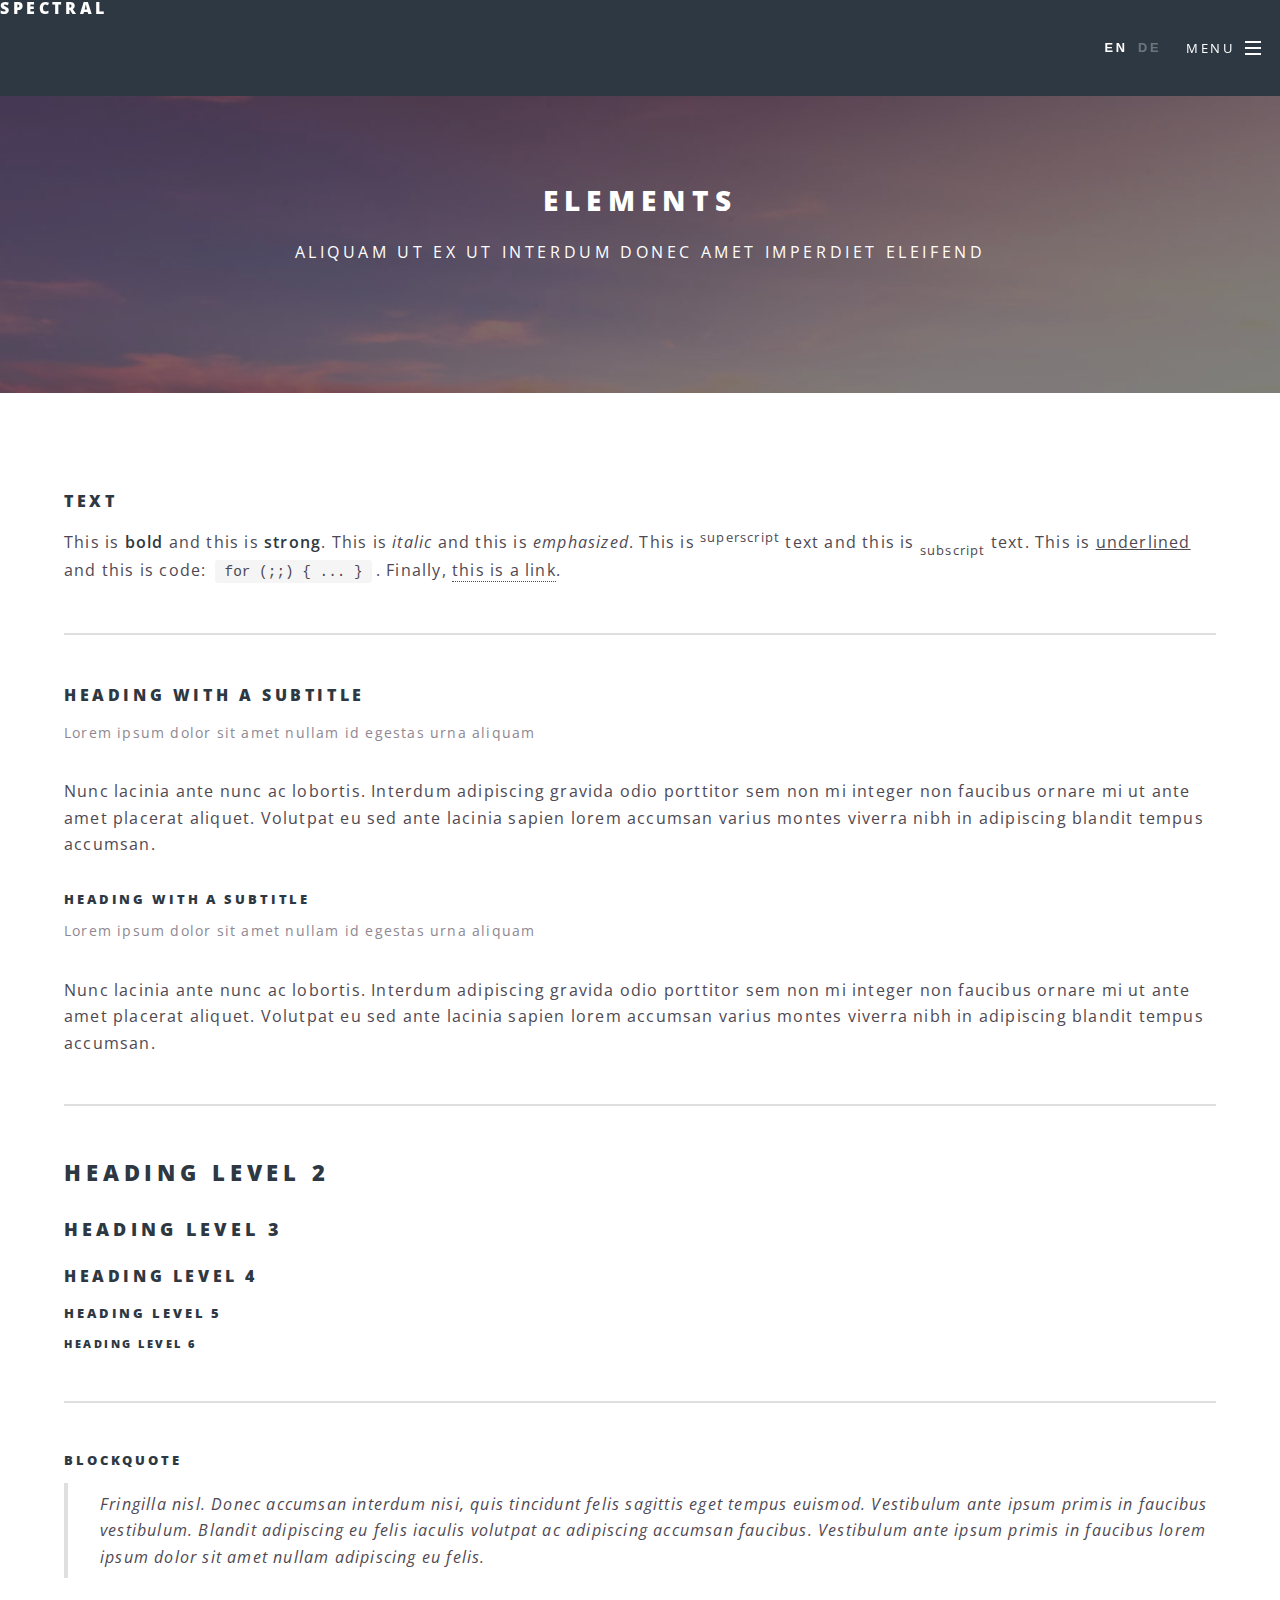
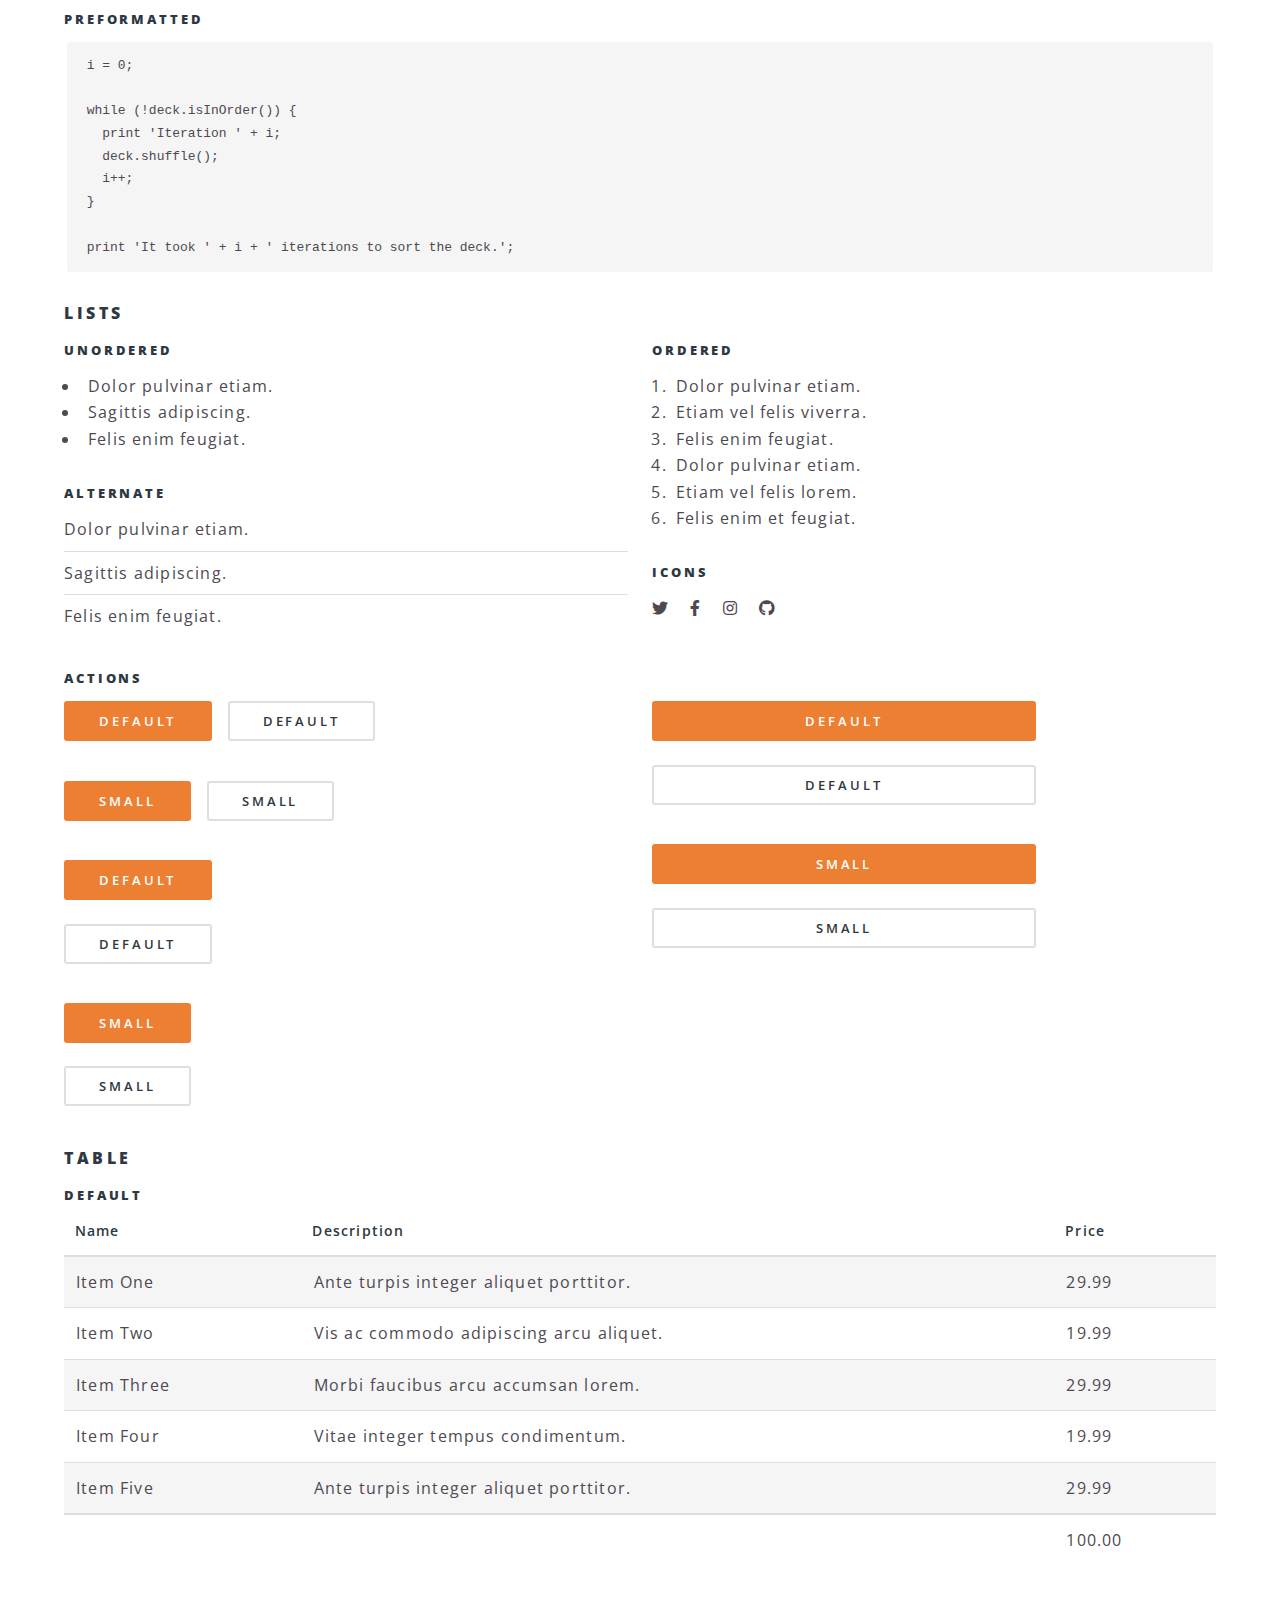
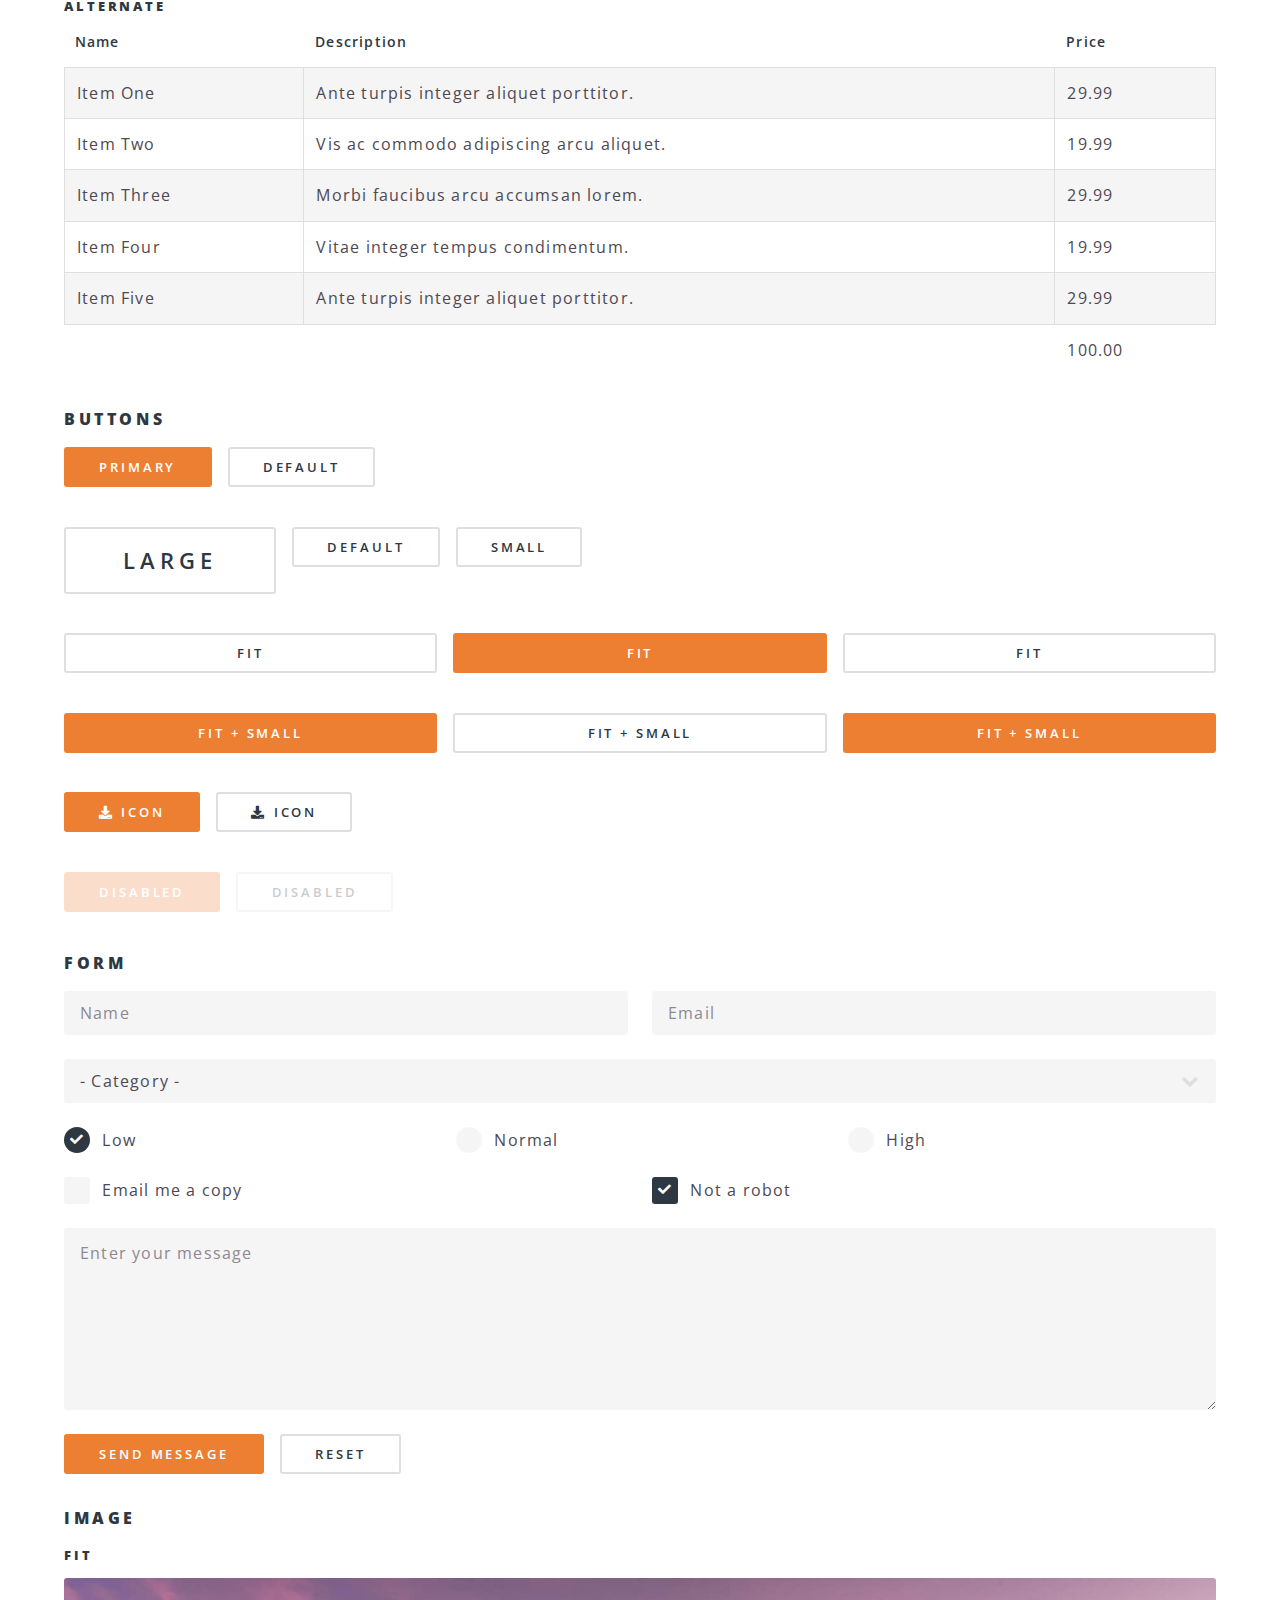
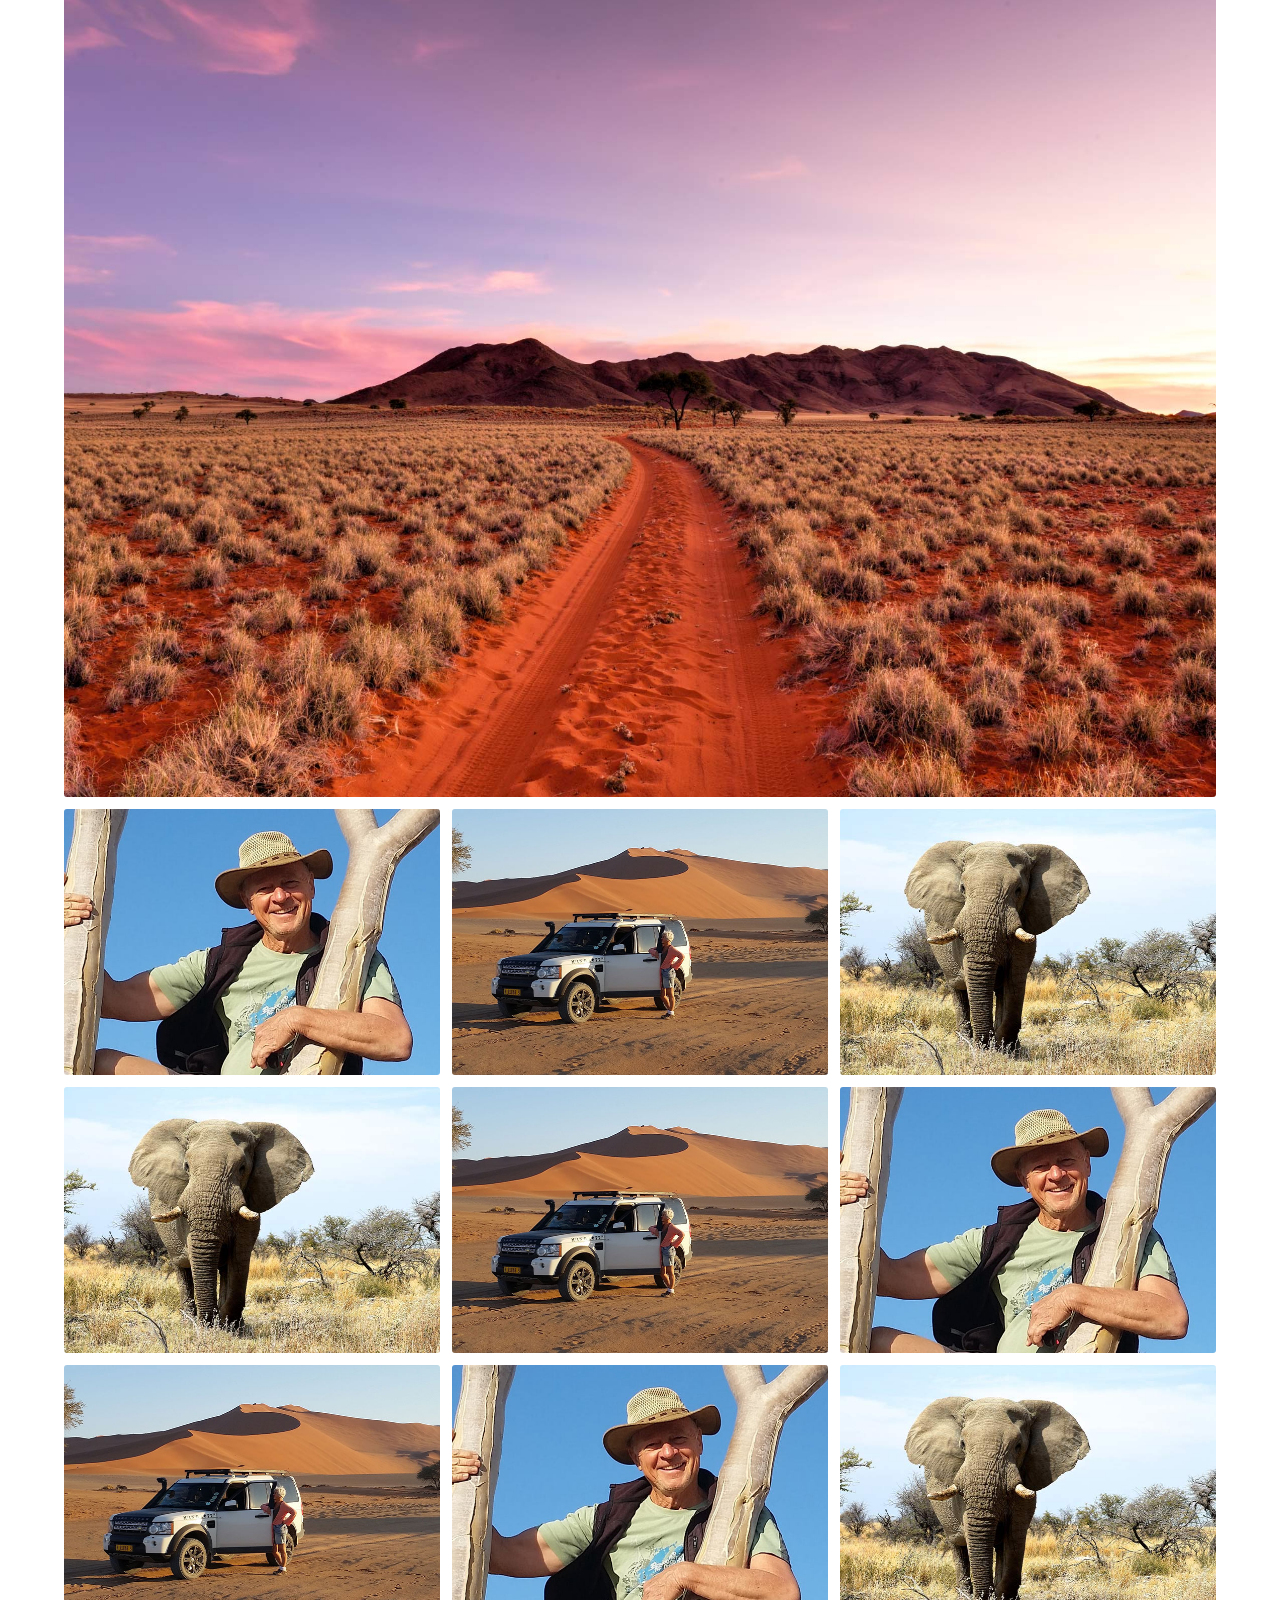
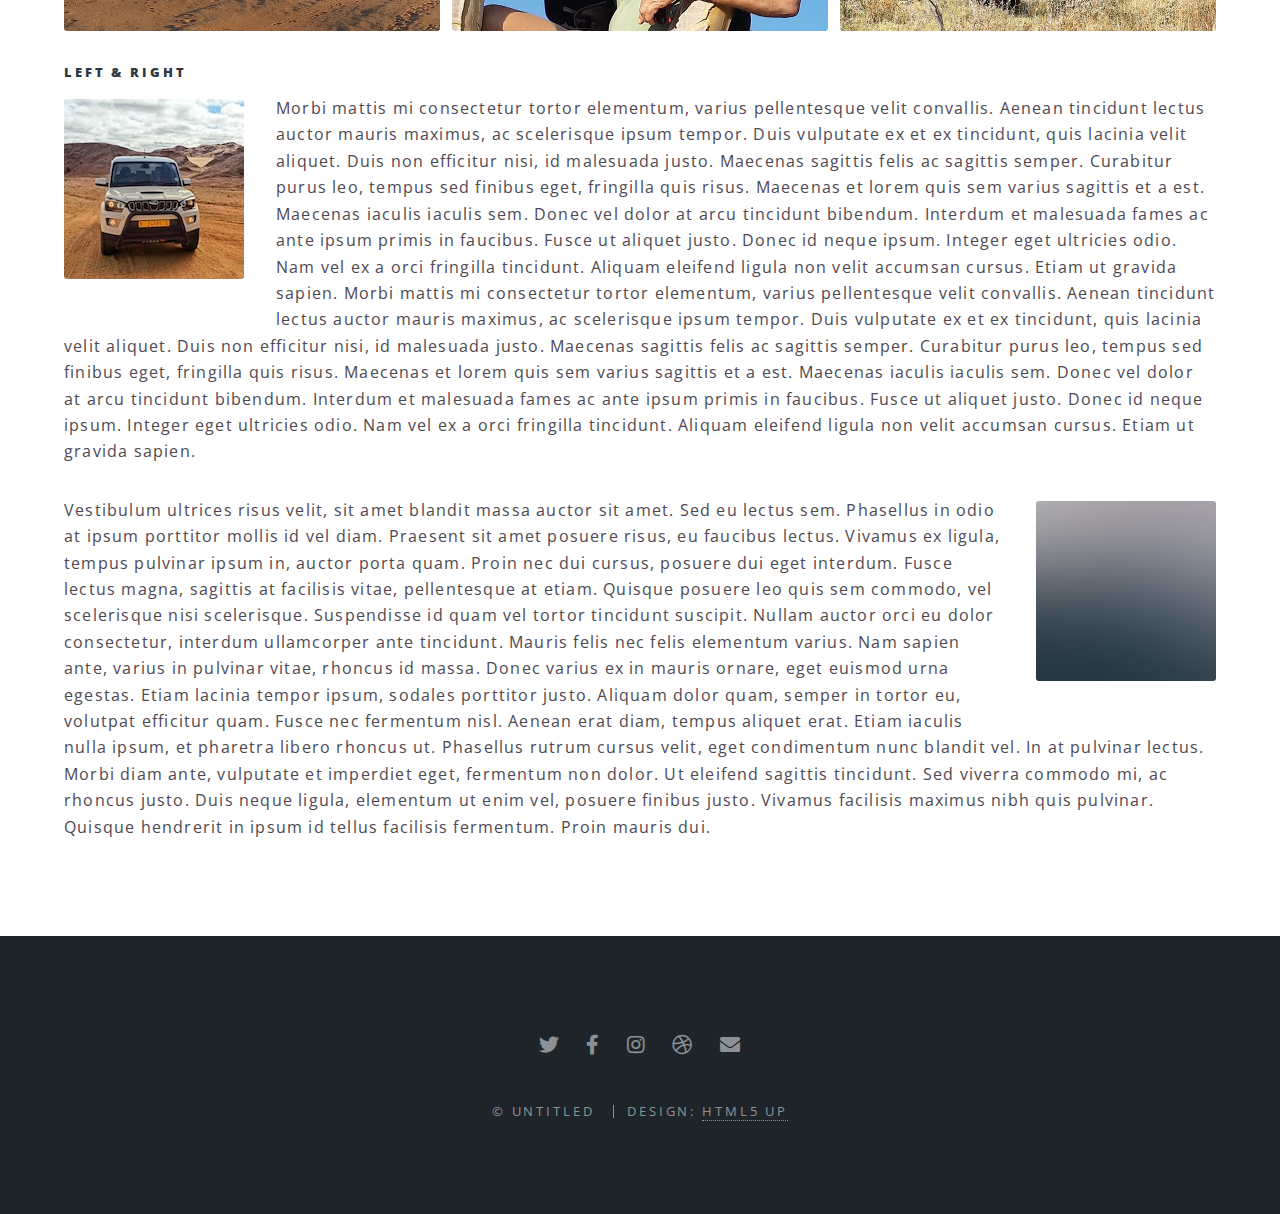
<file: elements.html>
<!DOCTYPE html>
<!--
	Spectral by HTML5 UP
	html5up.net | @ajlkn
	Free for personal and commercial use under the CCA 3.0 license (html5up.net/license)
-->
<html>
  <head>
    <title>Elements - Spectral by HTML5 UP</title>
    <meta charset="utf-8" />
    <meta
      name="viewport"
      content="width=device-width, initial-scale=1, user-scalable=no"
    />
    <link rel="stylesheet" href="assets/css/main.css" />
    <noscript
      ><link rel="stylesheet" href="assets/css/noscript.css"
    /></noscript>
  </head>
  <body class="is-preload">
    <!-- Page Wrapper -->
    <div id="page-wrapper">
      <!-- Header -->
      <header id="header">
        <h1><a href="index.html">Spectral</a></h1>
        <nav id="nav">
          <ul>
            <li id="langSwitch">
              <button data-lang="en" class="active">EN</button>
              <button data-lang="de">DE</button>
            </li>
            <li class="special">
              <a href="#menu" class="menuToggle"><span>Menu</span></a>
              <div id="menu">
                <ul>
                  <li><a href="index.html">Home</a></li>
                  <li><a href="generic.html">Generic</a></li>
                  <li><a href="elements.html">Elements</a></li>
                  <li><a href="#">Sign Up</a></li>
                  <li><a href="#">Log In</a></li>
                </ul>
              </div>
            </li>
          </ul>
        </nav>
      </header>

      <!-- Main -->
      <article id="main">
        <header>
          <h2>Elements</h2>
          <p>Aliquam ut ex ut interdum donec amet imperdiet eleifend</p>
        </header>
        <section class="wrapper style5">
          <div class="inner">
            <section>
              <h4>Text</h4>
              <p>
                This is <b>bold</b> and this is <strong>strong</strong>. This is
                <i>italic</i> and this is <em>emphasized</em>. This is
                <sup>superscript</sup> text and this is
                <sub>subscript</sub> text. This is <u>underlined</u> and this is
                code: <code>for (;;) { ... }</code>. Finally,
                <a href="#">this is a link</a>.
              </p>
              <hr />
              <header>
                <h4>Heading with a Subtitle</h4>
                <p>Lorem ipsum dolor sit amet nullam id egestas urna aliquam</p>
              </header>
              <p>
                Nunc lacinia ante nunc ac lobortis. Interdum adipiscing gravida
                odio porttitor sem non mi integer non faucibus ornare mi ut ante
                amet placerat aliquet. Volutpat eu sed ante lacinia sapien lorem
                accumsan varius montes viverra nibh in adipiscing blandit tempus
                accumsan.
              </p>
              <header>
                <h5>Heading with a Subtitle</h5>
                <p>Lorem ipsum dolor sit amet nullam id egestas urna aliquam</p>
              </header>
              <p>
                Nunc lacinia ante nunc ac lobortis. Interdum adipiscing gravida
                odio porttitor sem non mi integer non faucibus ornare mi ut ante
                amet placerat aliquet. Volutpat eu sed ante lacinia sapien lorem
                accumsan varius montes viverra nibh in adipiscing blandit tempus
                accumsan.
              </p>
              <hr />
              <h2>Heading Level 2</h2>
              <h3>Heading Level 3</h3>
              <h4>Heading Level 4</h4>
              <h5>Heading Level 5</h5>
              <h6>Heading Level 6</h6>
              <hr />
              <h5>Blockquote</h5>
              <blockquote>
                Fringilla nisl. Donec accumsan interdum nisi, quis tincidunt
                felis sagittis eget tempus euismod. Vestibulum ante ipsum primis
                in faucibus vestibulum. Blandit adipiscing eu felis iaculis
                volutpat ac adipiscing accumsan faucibus. Vestibulum ante ipsum
                primis in faucibus lorem ipsum dolor sit amet nullam adipiscing
                eu felis.
              </blockquote>
              <h5>Preformatted</h5>
              <pre><code>i = 0;

while (!deck.isInOrder()) {
  print 'Iteration ' + i;
  deck.shuffle();
  i++;
}

print 'It took ' + i + ' iterations to sort the deck.';</code></pre>
            </section>

            <section>
              <h4>Lists</h4>
              <div class="row">
                <div class="col-6 col-12-medium">
                  <h5>Unordered</h5>
                  <ul>
                    <li>Dolor pulvinar etiam.</li>
                    <li>Sagittis adipiscing.</li>
                    <li>Felis enim feugiat.</li>
                  </ul>
                  <h5>Alternate</h5>
                  <ul class="alt">
                    <li>Dolor pulvinar etiam.</li>
                    <li>Sagittis adipiscing.</li>
                    <li>Felis enim feugiat.</li>
                  </ul>
                </div>
                <div class="col-6 col-12-medium">
                  <h5>Ordered</h5>
                  <ol>
                    <li>Dolor pulvinar etiam.</li>
                    <li>Etiam vel felis viverra.</li>
                    <li>Felis enim feugiat.</li>
                    <li>Dolor pulvinar etiam.</li>
                    <li>Etiam vel felis lorem.</li>
                    <li>Felis enim et feugiat.</li>
                  </ol>
                  <h5>Icons</h5>
                  <ul class="icons">
                    <li>
                      <a href="#" class="icon brands fa-twitter"
                        ><span class="label">Twitter</span></a
                      >
                    </li>
                    <li>
                      <a href="#" class="icon brands fa-facebook-f"
                        ><span class="label">Facebook</span></a
                      >
                    </li>
                    <li>
                      <a href="#" class="icon brands fa-instagram"
                        ><span class="label">Instagram</span></a
                      >
                    </li>
                    <li>
                      <a href="#" class="icon brands fa-github"
                        ><span class="label">Github</span></a
                      >
                    </li>
                  </ul>
                </div>
              </div>
              <h5>Actions</h5>
              <div class="row">
                <div class="col-6 col-12-medium">
                  <ul class="actions">
                    <li><a href="#" class="button primary">Default</a></li>
                    <li><a href="#" class="button">Default</a></li>
                  </ul>
                  <ul class="actions small">
                    <li><a href="#" class="button primary small">Small</a></li>
                    <li><a href="#" class="button small">Small</a></li>
                  </ul>
                  <ul class="actions stacked">
                    <li><a href="#" class="button primary">Default</a></li>
                    <li><a href="#" class="button">Default</a></li>
                  </ul>
                  <ul class="actions stacked">
                    <li><a href="#" class="button primary small">Small</a></li>
                    <li><a href="#" class="button small">Small</a></li>
                  </ul>
                </div>
                <div class="col-6 col-12-medium">
                  <ul class="actions stacked">
                    <li><a href="#" class="button primary fit">Default</a></li>
                    <li><a href="#" class="button fit">Default</a></li>
                  </ul>
                  <ul class="actions stacked">
                    <li>
                      <a href="#" class="button primary small fit">Small</a>
                    </li>
                    <li><a href="#" class="button small fit">Small</a></li>
                  </ul>
                </div>
              </div>
            </section>

            <section>
              <h4>Table</h4>
              <h5>Default</h5>
              <div class="table-wrapper">
                <table>
                  <thead>
                    <tr>
                      <th>Name</th>
                      <th>Description</th>
                      <th>Price</th>
                    </tr>
                  </thead>
                  <tbody>
                    <tr>
                      <td>Item One</td>
                      <td>Ante turpis integer aliquet porttitor.</td>
                      <td>29.99</td>
                    </tr>
                    <tr>
                      <td>Item Two</td>
                      <td>Vis ac commodo adipiscing arcu aliquet.</td>
                      <td>19.99</td>
                    </tr>
                    <tr>
                      <td>Item Three</td>
                      <td>Morbi faucibus arcu accumsan lorem.</td>
                      <td>29.99</td>
                    </tr>
                    <tr>
                      <td>Item Four</td>
                      <td>Vitae integer tempus condimentum.</td>
                      <td>19.99</td>
                    </tr>
                    <tr>
                      <td>Item Five</td>
                      <td>Ante turpis integer aliquet porttitor.</td>
                      <td>29.99</td>
                    </tr>
                  </tbody>
                  <tfoot>
                    <tr>
                      <td colspan="2"></td>
                      <td>100.00</td>
                    </tr>
                  </tfoot>
                </table>
              </div>

              <h5>Alternate</h5>
              <div class="table-wrapper">
                <table class="alt">
                  <thead>
                    <tr>
                      <th>Name</th>
                      <th>Description</th>
                      <th>Price</th>
                    </tr>
                  </thead>
                  <tbody>
                    <tr>
                      <td>Item One</td>
                      <td>Ante turpis integer aliquet porttitor.</td>
                      <td>29.99</td>
                    </tr>
                    <tr>
                      <td>Item Two</td>
                      <td>Vis ac commodo adipiscing arcu aliquet.</td>
                      <td>19.99</td>
                    </tr>
                    <tr>
                      <td>Item Three</td>
                      <td>Morbi faucibus arcu accumsan lorem.</td>
                      <td>29.99</td>
                    </tr>
                    <tr>
                      <td>Item Four</td>
                      <td>Vitae integer tempus condimentum.</td>
                      <td>19.99</td>
                    </tr>
                    <tr>
                      <td>Item Five</td>
                      <td>Ante turpis integer aliquet porttitor.</td>
                      <td>29.99</td>
                    </tr>
                  </tbody>
                  <tfoot>
                    <tr>
                      <td colspan="2"></td>
                      <td>100.00</td>
                    </tr>
                  </tfoot>
                </table>
              </div>
            </section>

            <section>
              <h4>Buttons</h4>
              <ul class="actions">
                <li><a href="#" class="button primary">Primary</a></li>
                <li><a href="#" class="button">Default</a></li>
              </ul>
              <ul class="actions">
                <li><a href="#" class="button large">Large</a></li>
                <li><a href="#" class="button">Default</a></li>
                <li><a href="#" class="button small">Small</a></li>
              </ul>
              <ul class="actions fit">
                <li><a href="#" class="button fit">Fit</a></li>
                <li><a href="#" class="button primary fit">Fit</a></li>
                <li><a href="#" class="button fit">Fit</a></li>
              </ul>
              <ul class="actions fit small">
                <li>
                  <a href="#" class="button primary fit small">Fit + Small</a>
                </li>
                <li><a href="#" class="button fit small">Fit + Small</a></li>
                <li>
                  <a href="#" class="button primary fit small">Fit + Small</a>
                </li>
              </ul>
              <ul class="actions">
                <li>
                  <a href="#" class="button primary icon solid fa-download"
                    >Icon</a
                  >
                </li>
                <li>
                  <a href="#" class="button icon solid fa-download">Icon</a>
                </li>
              </ul>
              <ul class="actions">
                <li><span class="button primary disabled">Disabled</span></li>
                <li><span class="button disabled">Disabled</span></li>
              </ul>
            </section>

            <section>
              <h4>Form</h4>
              <form method="post" action="#">
                <div class="row gtr-uniform">
                  <div class="col-6 col-12-xsmall">
                    <input
                      type="text"
                      name="demo-name"
                      id="demo-name"
                      value=""
                      placeholder="Name"
                    />
                  </div>
                  <div class="col-6 col-12-xsmall">
                    <input
                      type="email"
                      name="demo-email"
                      id="demo-email"
                      value=""
                      placeholder="Email"
                    />
                  </div>
                  <div class="col-12">
                    <select name="demo-category" id="demo-category">
                      <option value="">- Category -</option>
                      <option value="1">Manufacturing</option>
                      <option value="1">Shipping</option>
                      <option value="1">Administration</option>
                      <option value="1">Human Resources</option>
                    </select>
                  </div>
                  <div class="col-4 col-12-small">
                    <input
                      type="radio"
                      id="demo-priority-low"
                      name="demo-priority"
                      checked
                    />
                    <label for="demo-priority-low">Low</label>
                  </div>
                  <div class="col-4 col-12-small">
                    <input
                      type="radio"
                      id="demo-priority-normal"
                      name="demo-priority"
                    />
                    <label for="demo-priority-normal">Normal</label>
                  </div>
                  <div class="col-4 col-12-small">
                    <input
                      type="radio"
                      id="demo-priority-high"
                      name="demo-priority"
                    />
                    <label for="demo-priority-high">High</label>
                  </div>
                  <div class="col-6 col-12-small">
                    <input type="checkbox" id="demo-copy" name="demo-copy" />
                    <label for="demo-copy">Email me a copy</label>
                  </div>
                  <div class="col-6 col-12-small">
                    <input
                      type="checkbox"
                      id="demo-human"
                      name="demo-human"
                      checked
                    />
                    <label for="demo-human">Not a robot</label>
                  </div>
                  <div class="col-12">
                    <textarea
                      name="demo-message"
                      id="demo-message"
                      placeholder="Enter your message"
                      rows="6"
                    ></textarea>
                  </div>
                  <div class="col-12">
                    <ul class="actions">
                      <li>
                        <input
                          type="submit"
                          value="Send Message"
                          class="primary"
                        />
                      </li>
                      <li><input type="reset" value="Reset" /></li>
                    </ul>
                  </div>
                </div>
              </form>
            </section>

            <section>
              <h4>Image</h4>
              <h5>Fit</h5>
              <div class="box alt">
                <div class="row gtr-50 gtr-uniform">
                  <div class="col-12">
                    <span class="image fit"
                      ><img src="images/banner.jpg" alt=""
                    /></span>
                  </div>
                  <div class="col-4">
                    <span class="image fit"
                      ><img src="images/pic01.jpg" alt=""
                    /></span>
                  </div>
                  <div class="col-4">
                    <span class="image fit"
                      ><img src="images/pic02.jpg" alt=""
                    /></span>
                  </div>
                  <div class="col-4">
                    <span class="image fit"
                      ><img src="images/pic03.jpg" alt=""
                    /></span>
                  </div>
                  <div class="col-4">
                    <span class="image fit"
                      ><img src="images/pic03.jpg" alt=""
                    /></span>
                  </div>
                  <div class="col-4">
                    <span class="image fit"
                      ><img src="images/pic02.jpg" alt=""
                    /></span>
                  </div>
                  <div class="col-4">
                    <span class="image fit"
                      ><img src="images/pic01.jpg" alt=""
                    /></span>
                  </div>
                  <div class="col-4">
                    <span class="image fit"
                      ><img src="images/pic02.jpg" alt=""
                    /></span>
                  </div>
                  <div class="col-4">
                    <span class="image fit"
                      ><img src="images/pic01.jpg" alt=""
                    /></span>
                  </div>
                  <div class="col-4">
                    <span class="image fit"
                      ><img src="images/pic03.jpg" alt=""
                    /></span>
                  </div>
                </div>
              </div>
              <h5>Left &amp; Right</h5>
              <p>
                <span class="image left"
                  ><img src="images/pic04.jpg" alt="" /></span
                >Morbi mattis mi consectetur tortor elementum, varius
                pellentesque velit convallis. Aenean tincidunt lectus auctor
                mauris maximus, ac scelerisque ipsum tempor. Duis vulputate ex
                et ex tincidunt, quis lacinia velit aliquet. Duis non efficitur
                nisi, id malesuada justo. Maecenas sagittis felis ac sagittis
                semper. Curabitur purus leo, tempus sed finibus eget, fringilla
                quis risus. Maecenas et lorem quis sem varius sagittis et a est.
                Maecenas iaculis iaculis sem. Donec vel dolor at arcu tincidunt
                bibendum. Interdum et malesuada fames ac ante ipsum primis in
                faucibus. Fusce ut aliquet justo. Donec id neque ipsum. Integer
                eget ultricies odio. Nam vel ex a orci fringilla tincidunt.
                Aliquam eleifend ligula non velit accumsan cursus. Etiam ut
                gravida sapien. Morbi mattis mi consectetur tortor elementum,
                varius pellentesque velit convallis. Aenean tincidunt lectus
                auctor mauris maximus, ac scelerisque ipsum tempor. Duis
                vulputate ex et ex tincidunt, quis lacinia velit aliquet. Duis
                non efficitur nisi, id malesuada justo. Maecenas sagittis felis
                ac sagittis semper. Curabitur purus leo, tempus sed finibus
                eget, fringilla quis risus. Maecenas et lorem quis sem varius
                sagittis et a est. Maecenas iaculis iaculis sem. Donec vel dolor
                at arcu tincidunt bibendum. Interdum et malesuada fames ac ante
                ipsum primis in faucibus. Fusce ut aliquet justo. Donec id neque
                ipsum. Integer eget ultricies odio. Nam vel ex a orci fringilla
                tincidunt. Aliquam eleifend ligula non velit accumsan cursus.
                Etiam ut gravida sapien.
              </p>
              <p>
                <span class="image right"
                  ><img src="images/pic05.jpg" alt="" /></span
                >Vestibulum ultrices risus velit, sit amet blandit massa auctor
                sit amet. Sed eu lectus sem. Phasellus in odio at ipsum
                porttitor mollis id vel diam. Praesent sit amet posuere risus,
                eu faucibus lectus. Vivamus ex ligula, tempus pulvinar ipsum in,
                auctor porta quam. Proin nec dui cursus, posuere dui eget
                interdum. Fusce lectus magna, sagittis at facilisis vitae,
                pellentesque at etiam. Quisque posuere leo quis sem commodo, vel
                scelerisque nisi scelerisque. Suspendisse id quam vel tortor
                tincidunt suscipit. Nullam auctor orci eu dolor consectetur,
                interdum ullamcorper ante tincidunt. Mauris felis nec felis
                elementum varius. Nam sapien ante, varius in pulvinar vitae,
                rhoncus id massa. Donec varius ex in mauris ornare, eget euismod
                urna egestas. Etiam lacinia tempor ipsum, sodales porttitor
                justo. Aliquam dolor quam, semper in tortor eu, volutpat
                efficitur quam. Fusce nec fermentum nisl. Aenean erat diam,
                tempus aliquet erat. Etiam iaculis nulla ipsum, et pharetra
                libero rhoncus ut. Phasellus rutrum cursus velit, eget
                condimentum nunc blandit vel. In at pulvinar lectus. Morbi diam
                ante, vulputate et imperdiet eget, fermentum non dolor. Ut
                eleifend sagittis tincidunt. Sed viverra commodo mi, ac rhoncus
                justo. Duis neque ligula, elementum ut enim vel, posuere finibus
                justo. Vivamus facilisis maximus nibh quis pulvinar. Quisque
                hendrerit in ipsum id tellus facilisis fermentum. Proin mauris
                dui.
              </p>
            </section>
          </div>
        </section>
      </article>

      <!-- Footer -->
      <footer id="footer">
        <ul class="icons">
          <li>
            <a href="#" class="icon brands fa-twitter"
              ><span class="label">Twitter</span></a
            >
          </li>
          <li>
            <a href="#" class="icon brands fa-facebook-f"
              ><span class="label">Facebook</span></a
            >
          </li>
          <li>
            <a href="#" class="icon brands fa-instagram"
              ><span class="label">Instagram</span></a
            >
          </li>
          <li>
            <a href="#" class="icon brands fa-dribbble"
              ><span class="label">Dribbble</span></a
            >
          </li>
          <li>
            <a href="#" class="icon solid fa-envelope"
              ><span class="label">Email</span></a
            >
          </li>
        </ul>
        <ul class="copyright">
          <li>&copy; Untitled</li>
          <li>Design: <a href="http://html5up.net">HTML5 UP</a></li>
        </ul>
      </footer>
    </div>

    <!-- Scripts -->
    <script src="assets/js/jquery.min.js"></script>
    <script src="assets/js/jquery.scrollex.min.js"></script>
    <script src="assets/js/jquery.scrolly.min.js"></script>
    <script src="assets/js/browser.min.js"></script>
    <script src="assets/js/breakpoints.min.js"></script>
    <script src="assets/js/util.js"></script>
    <script src="assets/js/main.js"></script>
  </body>
</html>
</file>
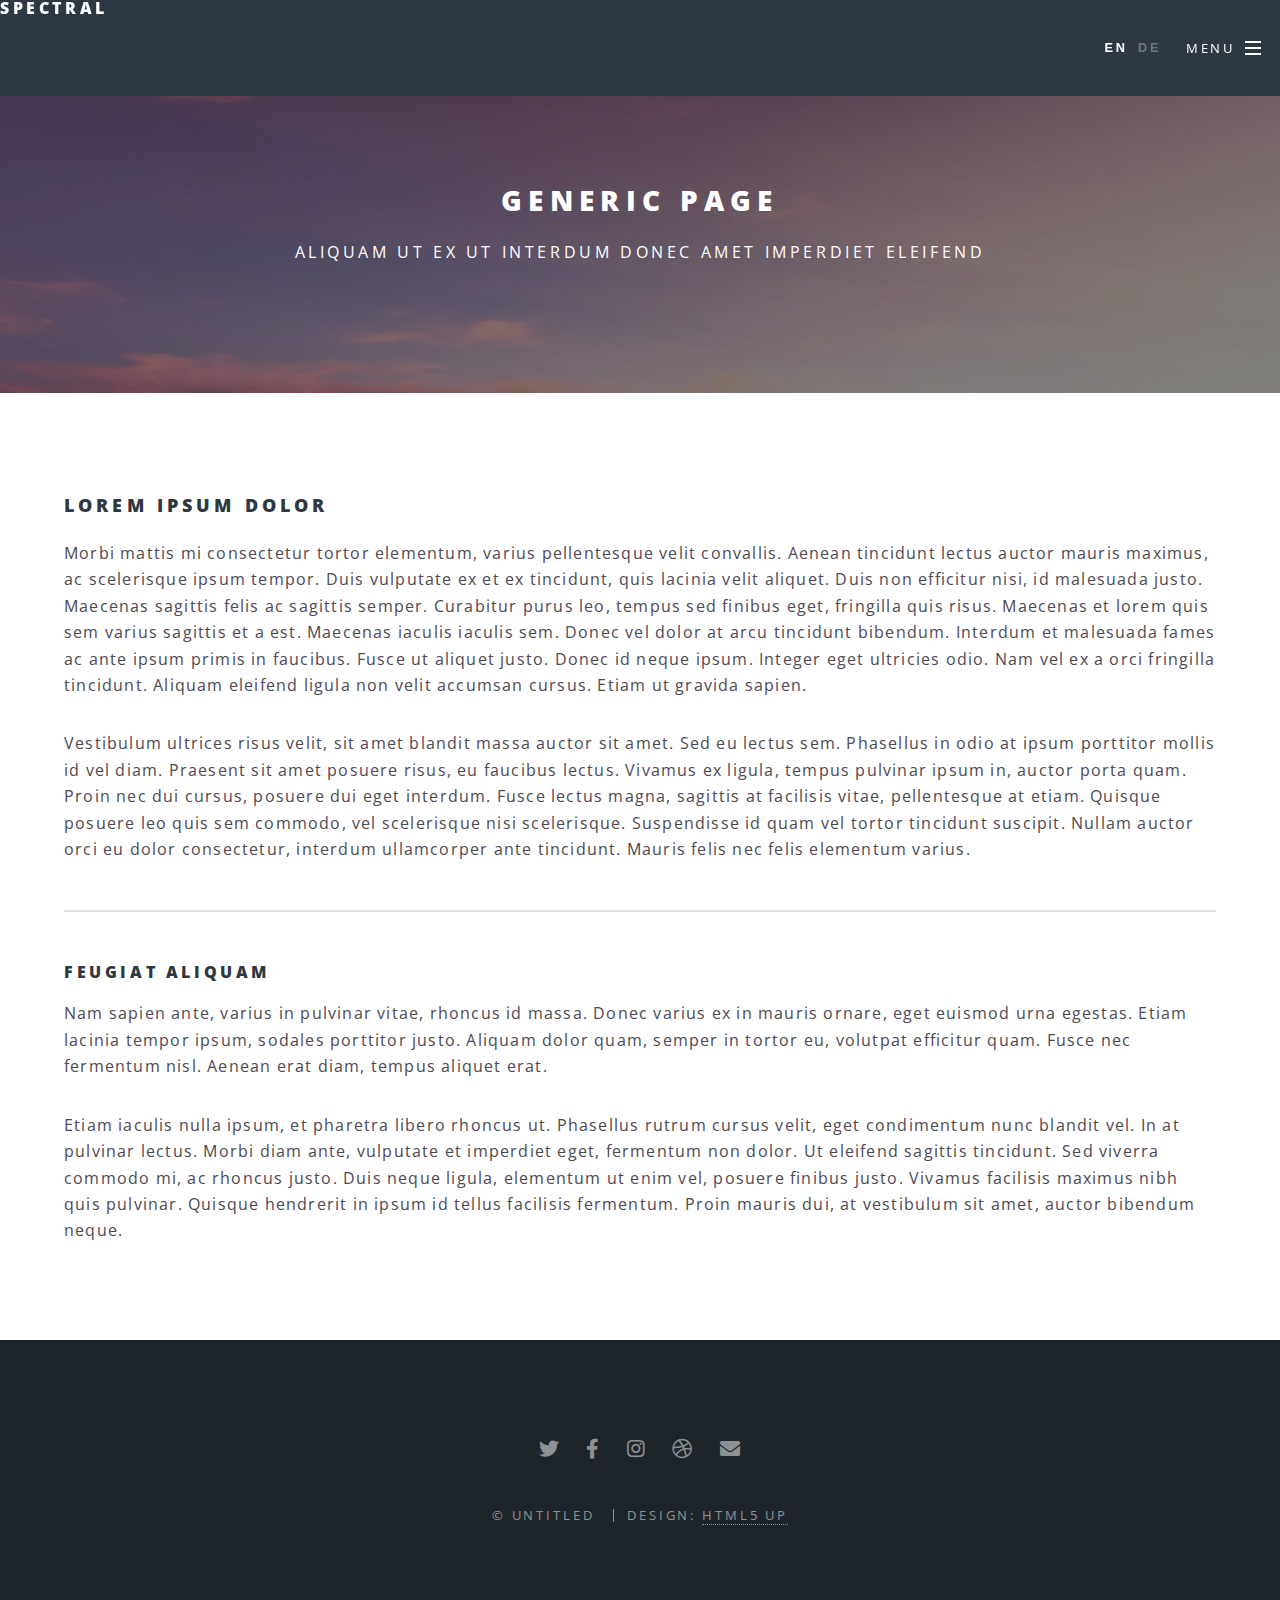
<file: generic.html>
<!DOCTYPE html>
<!--
	Spectral by HTML5 UP
	html5up.net | @ajlkn
	Free for personal and commercial use under the CCA 3.0 license (html5up.net/license)
-->
<html>
  <head>
    <title>Generic - Spectral by HTML5 UP</title>
    <meta charset="utf-8" />
    <meta
      name="viewport"
      content="width=device-width, initial-scale=1, user-scalable=no"
    />
    <link rel="stylesheet" href="assets/css/main.css" />
    <noscript
      ><link rel="stylesheet" href="assets/css/noscript.css"
    /></noscript>
  </head>
  <body class="is-preload">
    <!-- Page Wrapper -->
    <div id="page-wrapper">
      <!-- Header -->
      <header id="header">
        <h1><a href="index.html">Spectral</a></h1>
        <nav id="nav">
          <ul>
            <li id="langSwitch">
              <button data-lang="en" class="active">EN</button>
              <button data-lang="de">DE</button>
            </li>
            <li class="special">
              <a href="#menu" class="menuToggle"><span>Menu</span></a>
              <div id="menu">
                <ul>
                  <li><a href="index.html">Home</a></li>
                  <li><a href="generic.html">Generic</a></li>
                  <li><a href="elements.html">Elements</a></li>
                  <li><a href="#">Sign Up</a></li>
                  <li><a href="#">Log In</a></li>
                </ul>
              </div>
            </li>
          </ul>
        </nav>
      </header>

      <!-- Main -->
      <article id="main">
        <header>
          <h2>Generic Page</h2>
          <p>Aliquam ut ex ut interdum donec amet imperdiet eleifend</p>
        </header>
        <section class="wrapper style5">
          <div class="inner">
            <h3>Lorem ipsum dolor</h3>
            <p>
              Morbi mattis mi consectetur tortor elementum, varius pellentesque
              velit convallis. Aenean tincidunt lectus auctor mauris maximus, ac
              scelerisque ipsum tempor. Duis vulputate ex et ex tincidunt, quis
              lacinia velit aliquet. Duis non efficitur nisi, id malesuada
              justo. Maecenas sagittis felis ac sagittis semper. Curabitur purus
              leo, tempus sed finibus eget, fringilla quis risus. Maecenas et
              lorem quis sem varius sagittis et a est. Maecenas iaculis iaculis
              sem. Donec vel dolor at arcu tincidunt bibendum. Interdum et
              malesuada fames ac ante ipsum primis in faucibus. Fusce ut aliquet
              justo. Donec id neque ipsum. Integer eget ultricies odio. Nam vel
              ex a orci fringilla tincidunt. Aliquam eleifend ligula non velit
              accumsan cursus. Etiam ut gravida sapien.
            </p>

            <p>
              Vestibulum ultrices risus velit, sit amet blandit massa auctor sit
              amet. Sed eu lectus sem. Phasellus in odio at ipsum porttitor
              mollis id vel diam. Praesent sit amet posuere risus, eu faucibus
              lectus. Vivamus ex ligula, tempus pulvinar ipsum in, auctor porta
              quam. Proin nec dui cursus, posuere dui eget interdum. Fusce
              lectus magna, sagittis at facilisis vitae, pellentesque at etiam.
              Quisque posuere leo quis sem commodo, vel scelerisque nisi
              scelerisque. Suspendisse id quam vel tortor tincidunt suscipit.
              Nullam auctor orci eu dolor consectetur, interdum ullamcorper ante
              tincidunt. Mauris felis nec felis elementum varius.
            </p>

            <hr />

            <h4>Feugiat aliquam</h4>
            <p>
              Nam sapien ante, varius in pulvinar vitae, rhoncus id massa. Donec
              varius ex in mauris ornare, eget euismod urna egestas. Etiam
              lacinia tempor ipsum, sodales porttitor justo. Aliquam dolor quam,
              semper in tortor eu, volutpat efficitur quam. Fusce nec fermentum
              nisl. Aenean erat diam, tempus aliquet erat.
            </p>

            <p>
              Etiam iaculis nulla ipsum, et pharetra libero rhoncus ut.
              Phasellus rutrum cursus velit, eget condimentum nunc blandit vel.
              In at pulvinar lectus. Morbi diam ante, vulputate et imperdiet
              eget, fermentum non dolor. Ut eleifend sagittis tincidunt. Sed
              viverra commodo mi, ac rhoncus justo. Duis neque ligula, elementum
              ut enim vel, posuere finibus justo. Vivamus facilisis maximus nibh
              quis pulvinar. Quisque hendrerit in ipsum id tellus facilisis
              fermentum. Proin mauris dui, at vestibulum sit amet, auctor
              bibendum neque.
            </p>
          </div>
        </section>
      </article>

      <!-- Footer -->
      <footer id="footer">
        <ul class="icons">
          <li>
            <a href="#" class="icon brands fa-twitter"
              ><span class="label">Twitter</span></a
            >
          </li>
          <li>
            <a href="#" class="icon brands fa-facebook-f"
              ><span class="label">Facebook</span></a
            >
          </li>
          <li>
            <a href="#" class="icon brands fa-instagram"
              ><span class="label">Instagram</span></a
            >
          </li>
          <li>
            <a href="#" class="icon brands fa-dribbble"
              ><span class="label">Dribbble</span></a
            >
          </li>
          <li>
            <a href="#" class="icon solid fa-envelope"
              ><span class="label">Email</span></a
            >
          </li>
        </ul>
        <ul class="copyright">
          <li>&copy; Untitled</li>
          <li>Design: <a href="http://html5up.net">HTML5 UP</a></li>
        </ul>
      </footer>
    </div>

    <!-- Scripts -->
    <script src="assets/js/jquery.min.js"></script>
    <script src="assets/js/jquery.scrollex.min.js"></script>
    <script src="assets/js/jquery.scrolly.min.js"></script>
    <script src="assets/js/browser.min.js"></script>
    <script src="assets/js/breakpoints.min.js"></script>
    <script src="assets/js/util.js"></script>
    <script src="assets/js/main.js"></script>
  </body>
</html>
</file>
<file: assets/css/noscript.css>
/*
	Spectral by HTML5 UP
	html5up.net | @ajlkn
	Free for personal and commercial use under the CCA 3.0 license (html5up.net/license)
*/

/* Banner */

	body.is-preload #banner h2 {
		-moz-transform: none;
		-webkit-transform: none;
		-ms-transform: none;
		transform: none;
		opacity: 1;
	}

		body.is-preload #banner h2:before, body.is-preload #banner h2:after {
			width: 100%;
		}

	body.is-preload #banner .more {
		-moz-transform: none;
		-webkit-transform: none;
		-ms-transform: none;
		transform: none;
		opacity: 1;
	}

	body.is-preload #banner:after {
		opacity: 0;
	}
</file>
<file: assets/css/main.css>
@import url(fontawesome-all.min.css);
@import url("https://fonts.googleapis.com/css?family=Open+Sans:400,400italic,600,600italic,800,800italic");

/*
	Spectral by HTML5 UP
	html5up.net | @ajlkn
	Free for personal and commercial use under the CCA 3.0 license (html5up.net/license)
*/

html, body, div, span, applet, object,
iframe, h1, h2, h3, h4, h5, h6, p, blockquote,
pre, a, abbr, acronym, address, big, cite,
code, del, dfn, em, img, ins, kbd, q, s, samp,
small, strike, strong, sub, sup, tt, var, b,
u, i, center, dl, dt, dd, ol, ul, li, fieldset,
form, label, legend, table, caption, tbody,
tfoot, thead, tr, th, td, article, aside,
canvas, details, embed, figure, figcaption,
footer, header, hgroup, menu, nav, output, ruby,
section, summary, time, mark, audio, video {
	margin: 0;
	padding: 0;
	border: 0;
	font-size: 100%;
	font: inherit;
	vertical-align: baseline;}

article, aside, details, figcaption, figure,
footer, header, hgroup, menu, nav, section {
	display: block;}

body {
	line-height: 1;
}

ol, ul {
	list-style: none;
}

blockquote, q {
	quotes: none;
}

	blockquote:before, blockquote:after, q:before, q:after {
		content: '';
		content: none;
	}

table {
	border-collapse: collapse;
	border-spacing: 0;
}

body {
	-webkit-text-size-adjust: none;
}

mark {
	background-color: transparent;
	color: inherit;
}

input::-moz-focus-inner {
	border: 0;
	padding: 0;
}

input, select, textarea {
	-moz-appearance: none;
	-webkit-appearance: none;
	-ms-appearance: none;
	appearance: none;
}

/* Basic */

	@-ms-viewport {
		width: device-width;
	}

	html {
		box-sizing: border-box;
	}

	*, *:before, *:after {
		box-sizing: inherit;
	}

	body {
		background: #2e3842;
	}

		body.is-preload *, body.is-preload *:before, body.is-preload *:after {
			-moz-animation: none !important;
			-webkit-animation: none !important;
			-ms-animation: none !important;
			animation: none !important;
			-moz-transition: none !important;
			-webkit-transition: none !important;
			-ms-transition: none !important;
			transition: none !important;
		}

	body, input, select, textarea {
		color: #fff;
		font-family: "Open Sans", Helvetica, sans-serif;
		font-size: 15pt;
		font-weight: 400;
		letter-spacing: 0.075em;
		line-height: 1.65em;
	}

		@media screen and (max-width: 1680px) {

			body, input, select, textarea {
				font-size: 13pt;
			}

		}

		@media screen and (max-width: 1280px) {

			body, input, select, textarea {
				font-size: 12pt;
			}

		}

		@media screen and (max-width: 736px) {

			body, input, select, textarea {
				font-size: 11pt;
				letter-spacing: 0.0375em;
			}

		}

	a {
		-moz-transition: color 0.2s ease, border-bottom-color 0.2s ease;
		-webkit-transition: color 0.2s ease, border-bottom-color 0.2s ease;
		-ms-transition: color 0.2s ease, border-bottom-color 0.2s ease;
		transition: color 0.2s ease, border-bottom-color 0.2s ease;
		border-bottom: dotted 1px;
		color: inherit;
		text-decoration: none;
	}

		a:hover {
			border-bottom-color: transparent;
		}

	strong, b {
		color: #fff;
		font-weight: 600;
	}

	em, i {
		font-style: italic;
	}

	p {
		margin: 0 0 2em 0;
	}

	h1, h2, h3, h4, h5, h6 {
		color: #fff;
		font-weight: 800;
		letter-spacing: 0.225em;
		line-height: 1em;
		margin: 0 0 1em 0;
		text-transform: uppercase;
	}

		h1 a, h2 a, h3 a, h4 a, h5 a, h6 a {
			color: inherit;
			text-decoration: none;
		}

	h2 {
		font-size: 1.35em;
		line-height: 1.75em;
	}

		@media screen and (max-width: 736px) {

			h2 {
				font-size: 1.1em;
				line-height: 1.65em;
			}

		}

	h3 {
		font-size: 1.15em;
		line-height: 1.75em;
	}

		@media screen and (max-width: 736px) {

			h3 {
				font-size: 1em;
				line-height: 1.65em;
			}

		}

	h4 {
		font-size: 1em;
		line-height: 1.5em;
	}

	h5 {
		font-size: 0.8em;
		line-height: 1.5em;
	}

	h6 {
		font-size: 0.7em;
		line-height: 1.5em;
	}

	sub {
		font-size: 0.8em;
		position: relative;
		top: 0.5em;
	}

	sup {
		font-size: 0.8em;
		position: relative;
		top: -0.5em;
	}

	hr {
		border: 0;
		border-bottom: solid 2px #fff;
		margin: 3em 0;
	}

		hr.major {
			margin: 4.5em 0;
		}

	blockquote {
		border-left: solid 4px #fff;
		font-style: italic;
		margin: 0 0 2em 0;
		padding: 0.5em 0 0.5em 2em;
	}

	code {
		background: rgba(144, 144, 144, 0.25);
		border-radius: 3px;
		font-family: "Courier New", monospace;
		font-size: 0.9em;
		letter-spacing: 0;
		margin: 0 0.25em;
		padding: 0.25em 0.65em;
	}

	pre {
		-webkit-overflow-scrolling: touch;
		font-family: "Courier New", monospace;
		font-size: 0.9em;
		margin: 0 0 2em 0;
	}

		pre code {
			display: block;
			line-height: 1.75em;
			padding: 1em 1.5em;
			overflow-x: auto;
		}

	.align-left {
		text-align: left;
	}

	.align-center {
		text-align: center;
	}

	.align-right {
		text-align: right;
	}

/* Row */

	.row {
		display: flex;
		flex-wrap: wrap;
		box-sizing: border-box;
		align-items: stretch;
	}

		.row > * {
			box-sizing: border-box;
		}

		.row.gtr-uniform > * > :last-child {
			margin-bottom: 0;
		}

		.row.aln-left {
			justify-content: flex-start;
		}

		.row.aln-center {
			justify-content: center;
		}

		.row.aln-right {
			justify-content: flex-end;
		}

		.row.aln-top {
			align-items: flex-start;
		}

		.row.aln-middle {
			align-items: center;
		}

		.row.aln-bottom {
			align-items: flex-end;
		}

		.row > .imp {
			order: -1;
		}

		.row > .col-1 {
			width: 8.33333%;
		}

		.row > .off-1 {
			margin-left: 8.33333%;
		}

		.row > .col-2 {
			width: 16.66667%;
		}

		.row > .off-2 {
			margin-left: 16.66667%;
		}

		.row > .col-3 {
			width: 25%;
		}

		.row > .off-3 {
			margin-left: 25%;
		}

		.row > .col-4 {
			width: 33.33333%;
		}

		.row > .off-4 {
			margin-left: 33.33333%;
		}

		.row > .col-5 {
			width: 41.66667%;
		}

		.row > .off-5 {
			margin-left: 41.66667%;
		}

		.row > .col-6 {
			width: 50%;
		}

		.row > .off-6 {
			margin-left: 50%;
		}

		.row > .col-7 {
			width: 58.33333%;
		}

		.row > .off-7 {
			margin-left: 58.33333%;
		}

		.row > .col-8 {
			width: 66.66667%;
		}

		.row > .off-8 {
			margin-left: 66.66667%;
		}

		.row > .col-9 {
			width: 75%;
		}

		.row > .off-9 {
			margin-left: 75%;
		}

		.row > .col-10 {
			width: 83.33333%;
		}

		.row > .off-10 {
			margin-left: 83.33333%;
		}

		.row > .col-11 {
			width: 91.66667%;
		}

		.row > .off-11 {
			margin-left: 91.66667%;
		}

		.row > .col-12 {
			width: 100%;
		}

		.row > .off-12 {
			margin-left: 100%;
		}

		.row.gtr-0 {
			margin-top: 0;
			margin-left: 0em;
		}

			.row.gtr-0 > * {
				padding: 0 0 0 0em;
			}

			.row.gtr-0.gtr-uniform {
				margin-top: 0em;
			}

				.row.gtr-0.gtr-uniform > * {
					padding-top: 0em;
				}

		.row.gtr-25 {
			margin-top: 0;
			margin-left: -0.375em;
		}

			.row.gtr-25 > * {
				padding: 0 0 0 0.375em;
			}

			.row.gtr-25.gtr-uniform {
				margin-top: -0.375em;
			}

				.row.gtr-25.gtr-uniform > * {
					padding-top: 0.375em;
				}

		.row.gtr-50 {
			margin-top: 0;
			margin-left: -0.75em;
		}

			.row.gtr-50 > * {
				padding: 0 0 0 0.75em;
			}

			.row.gtr-50.gtr-uniform {
				margin-top: -0.75em;
			}

				.row.gtr-50.gtr-uniform > * {
					padding-top: 0.75em;
				}

		.row {
			margin-top: 0;
			margin-left: -1.5em;
		}

			.row > * {
				padding: 0 0 0 1.5em;
			}

			.row.gtr-uniform {
				margin-top: -1.5em;
			}

				.row.gtr-uniform > * {
					padding-top: 1.5em;
				}

		.row.gtr-150 {
			margin-top: 0;
			margin-left: -2.25em;
		}

			.row.gtr-150 > * {
				padding: 0 0 0 2.25em;
			}

			.row.gtr-150.gtr-uniform {
				margin-top: -2.25em;
			}

				.row.gtr-150.gtr-uniform > * {
					padding-top: 2.25em;
				}

		.row.gtr-200 {
			margin-top: 0;
			margin-left: -3em;
		}

			.row.gtr-200 > * {
				padding: 0 0 0 3em;
			}

			.row.gtr-200.gtr-uniform {
				margin-top: -3em;
			}

				.row.gtr-200.gtr-uniform > * {
					padding-top: 3em;
				}

		@media screen and (max-width: 1680px) {

			.row {
				display: flex;
				flex-wrap: wrap;
				box-sizing: border-box;
				align-items: stretch;
			}

				.row > * {
					box-sizing: border-box;
				}

				.row.gtr-uniform > * > :last-child {
					margin-bottom: 0;
				}

				.row.aln-left {
					justify-content: flex-start;
				}

				.row.aln-center {
					justify-content: center;
				}

				.row.aln-right {
					justify-content: flex-end;
				}

				.row.aln-top {
					align-items: flex-start;
				}

				.row.aln-middle {
					align-items: center;
				}

				.row.aln-bottom {
					align-items: flex-end;
				}

				.row > .imp-xlarge {
					order: -1;
				}

				.row > .col-1-xlarge {
					width: 8.33333%;
				}

				.row > .off-1-xlarge {
					margin-left: 8.33333%;
				}

				.row > .col-2-xlarge {
					width: 16.66667%;
				}

				.row > .off-2-xlarge {
					margin-left: 16.66667%;
				}

				.row > .col-3-xlarge {
					width: 25%;
				}

				.row > .off-3-xlarge {
					margin-left: 25%;
				}

				.row > .col-4-xlarge {
					width: 33.33333%;
				}

				.row > .off-4-xlarge {
					margin-left: 33.33333%;
				}

				.row > .col-5-xlarge {
					width: 41.66667%;
				}

				.row > .off-5-xlarge {
					margin-left: 41.66667%;
				}

				.row > .col-6-xlarge {
					width: 50%;
				}

				.row > .off-6-xlarge {
					margin-left: 50%;
				}

				.row > .col-7-xlarge {
					width: 58.33333%;
				}

				.row > .off-7-xlarge {
					margin-left: 58.33333%;
				}

				.row > .col-8-xlarge {
					width: 66.66667%;
				}

				.row > .off-8-xlarge {
					margin-left: 66.66667%;
				}

				.row > .col-9-xlarge {
					width: 75%;
				}

				.row > .off-9-xlarge {
					margin-left: 75%;
				}

				.row > .col-10-xlarge {
					width: 83.33333%;
				}

				.row > .off-10-xlarge {
					margin-left: 83.33333%;
				}

				.row > .col-11-xlarge {
					width: 91.66667%;
				}

				.row > .off-11-xlarge {
					margin-left: 91.66667%;
				}

				.row > .col-12-xlarge {
					width: 100%;
				}

				.row > .off-12-xlarge {
					margin-left: 100%;
				}

				.row.gtr-0 {
					margin-top: 0;
					margin-left: 0em;
				}

					.row.gtr-0 > * {
						padding: 0 0 0 0em;
					}

					.row.gtr-0.gtr-uniform {
						margin-top: 0em;
					}

						.row.gtr-0.gtr-uniform > * {
							padding-top: 0em;
						}

				.row.gtr-25 {
					margin-top: 0;
					margin-left: -0.375em;
				}

					.row.gtr-25 > * {
						padding: 0 0 0 0.375em;
					}

					.row.gtr-25.gtr-uniform {
						margin-top: -0.375em;
					}

						.row.gtr-25.gtr-uniform > * {
							padding-top: 0.375em;
						}

				.row.gtr-50 {
					margin-top: 0;
					margin-left: -0.75em;
				}

					.row.gtr-50 > * {
						padding: 0 0 0 0.75em;
					}

					.row.gtr-50.gtr-uniform {
						margin-top: -0.75em;
					}

						.row.gtr-50.gtr-uniform > * {
							padding-top: 0.75em;
						}

				.row {
					margin-top: 0;
					margin-left: -1.5em;
				}

					.row > * {
						padding: 0 0 0 1.5em;
					}

					.row.gtr-uniform {
						margin-top: -1.5em;
					}

						.row.gtr-uniform > * {
							padding-top: 1.5em;
						}

				.row.gtr-150 {
					margin-top: 0;
					margin-left: -2.25em;
				}

					.row.gtr-150 > * {
						padding: 0 0 0 2.25em;
					}

					.row.gtr-150.gtr-uniform {
						margin-top: -2.25em;
					}

						.row.gtr-150.gtr-uniform > * {
							padding-top: 2.25em;
						}

				.row.gtr-200 {
					margin-top: 0;
					margin-left: -3em;
				}

					.row.gtr-200 > * {
						padding: 0 0 0 3em;
					}

					.row.gtr-200.gtr-uniform {
						margin-top: -3em;
					}

						.row.gtr-200.gtr-uniform > * {
							padding-top: 3em;
						}

		}

		@media screen and (max-width: 1280px) {

			.row {
				display: flex;
				flex-wrap: wrap;
				box-sizing: border-box;
				align-items: stretch;
			}

				.row > * {
					box-sizing: border-box;
				}

				.row.gtr-uniform > * > :last-child {
					margin-bottom: 0;
				}

				.row.aln-left {
					justify-content: flex-start;
				}

				.row.aln-center {
					justify-content: center;
				}

				.row.aln-right {
					justify-content: flex-end;
				}

				.row.aln-top {
					align-items: flex-start;
				}

				.row.aln-middle {
					align-items: center;
				}

				.row.aln-bottom {
					align-items: flex-end;
				}

				.row > .imp-large {
					order: -1;
				}

				.row > .col-1-large {
					width: 8.33333%;
				}

				.row > .off-1-large {
					margin-left: 8.33333%;
				}

				.row > .col-2-large {
					width: 16.66667%;
				}

				.row > .off-2-large {
					margin-left: 16.66667%;
				}

				.row > .col-3-large {
					width: 25%;
				}

				.row > .off-3-large {
					margin-left: 25%;
				}

				.row > .col-4-large {
					width: 33.33333%;
				}

				.row > .off-4-large {
					margin-left: 33.33333%;
				}

				.row > .col-5-large {
					width: 41.66667%;
				}

				.row > .off-5-large {
					margin-left: 41.66667%;
				}

				.row > .col-6-large {
					width: 50%;
				}

				.row > .off-6-large {
					margin-left: 50%;
				}

				.row > .col-7-large {
					width: 58.33333%;
				}

				.row > .off-7-large {
					margin-left: 58.33333%;
				}

				.row > .col-8-large {
					width: 66.66667%;
				}

				.row > .off-8-large {
					margin-left: 66.66667%;
				}

				.row > .col-9-large {
					width: 75%;
				}

				.row > .off-9-large {
					margin-left: 75%;
				}

				.row > .col-10-large {
					width: 83.33333%;
				}

				.row > .off-10-large {
					margin-left: 83.33333%;
				}

				.row > .col-11-large {
					width: 91.66667%;
				}

				.row > .off-11-large {
					margin-left: 91.66667%;
				}

				.row > .col-12-large {
					width: 100%;
				}

				.row > .off-12-large {
					margin-left: 100%;
				}

				.row.gtr-0 {
					margin-top: 0;
					margin-left: 0em;
				}

					.row.gtr-0 > * {
						padding: 0 0 0 0em;
					}

					.row.gtr-0.gtr-uniform {
						margin-top: 0em;
					}

						.row.gtr-0.gtr-uniform > * {
							padding-top: 0em;
						}

				.row.gtr-25 {
					margin-top: 0;
					margin-left: -0.375em;
				}

					.row.gtr-25 > * {
						padding: 0 0 0 0.375em;
					}

					.row.gtr-25.gtr-uniform {
						margin-top: -0.375em;
					}

						.row.gtr-25.gtr-uniform > * {
							padding-top: 0.375em;
						}

				.row.gtr-50 {
					margin-top: 0;
					margin-left: -0.75em;
				}

					.row.gtr-50 > * {
						padding: 0 0 0 0.75em;
					}

					.row.gtr-50.gtr-uniform {
						margin-top: -0.75em;
					}

						.row.gtr-50.gtr-uniform > * {
							padding-top: 0.75em;
						}

				.row {
					margin-top: 0;
					margin-left: -1.5em;
				}

					.row > * {
						padding: 0 0 0 1.5em;
					}

					.row.gtr-uniform {
						margin-top: -1.5em;
					}

						.row.gtr-uniform > * {
							padding-top: 1.5em;
						}

				.row.gtr-150 {
					margin-top: 0;
					margin-left: -2.25em;
				}

					.row.gtr-150 > * {
						padding: 0 0 0 2.25em;
					}

					.row.gtr-150.gtr-uniform {
						margin-top: -2.25em;
					}

						.row.gtr-150.gtr-uniform > * {
							padding-top: 2.25em;
						}

				.row.gtr-200 {
					margin-top: 0;
					margin-left: -3em;
				}

					.row.gtr-200 > * {
						padding: 0 0 0 3em;
					}

					.row.gtr-200.gtr-uniform {
						margin-top: -3em;
					}

						.row.gtr-200.gtr-uniform > * {
							padding-top: 3em;
						}

		}

		@media screen and (max-width: 980px) {

			.row {
				display: flex;
				flex-wrap: wrap;
				box-sizing: border-box;
				align-items: stretch;
			}

				.row > * {
					box-sizing: border-box;
				}

				.row.gtr-uniform > * > :last-child {
					margin-bottom: 0;
				}

				.row.aln-left {
					justify-content: flex-start;
				}

				.row.aln-center {
					justify-content: center;
				}

				.row.aln-right {
					justify-content: flex-end;
				}

				.row.aln-top {
					align-items: flex-start;
				}

				.row.aln-middle {
					align-items: center;
				}

				.row.aln-bottom {
					align-items: flex-end;
				}

				.row > .imp-medium {
					order: -1;
				}

				.row > .col-1-medium {
					width: 8.33333%;
				}

				.row > .off-1-medium {
					margin-left: 8.33333%;
				}

				.row > .col-2-medium {
					width: 16.66667%;
				}

				.row > .off-2-medium {
					margin-left: 16.66667%;
				}

				.row > .col-3-medium {
					width: 25%;
				}

				.row > .off-3-medium {
					margin-left: 25%;
				}

				.row > .col-4-medium {
					width: 33.33333%;
				}

				.row > .off-4-medium {
					margin-left: 33.33333%;
				}

				.row > .col-5-medium {
					width: 41.66667%;
				}

				.row > .off-5-medium {
					margin-left: 41.66667%;
				}

				.row > .col-6-medium {
					width: 50%;
				}

				.row > .off-6-medium {
					margin-left: 50%;
				}

				.row > .col-7-medium {
					width: 58.33333%;
				}

				.row > .off-7-medium {
					margin-left: 58.33333%;
				}

				.row > .col-8-medium {
					width: 66.66667%;
				}

				.row > .off-8-medium {
					margin-left: 66.66667%;
				}

				.row > .col-9-medium {
					width: 75%;
				}

				.row > .off-9-medium {
					margin-left: 75%;
				}

				.row > .col-10-medium {
					width: 83.33333%;
				}

				.row > .off-10-medium {
					margin-left: 83.33333%;
				}

				.row > .col-11-medium {
					width: 91.66667%;
				}

				.row > .off-11-medium {
					margin-left: 91.66667%;
				}

				.row > .col-12-medium {
					width: 100%;
				}

				.row > .off-12-medium {
					margin-left: 100%;
				}

				.row.gtr-0 {
					margin-top: 0;
					margin-left: 0em;
				}

					.row.gtr-0 > * {
						padding: 0 0 0 0em;
					}

					.row.gtr-0.gtr-uniform {
						margin-top: 0em;
					}

						.row.gtr-0.gtr-uniform > * {
							padding-top: 0em;
						}

				.row.gtr-25 {
					margin-top: 0;
					margin-left: -0.375em;
				}

					.row.gtr-25 > * {
						padding: 0 0 0 0.375em;
					}

					.row.gtr-25.gtr-uniform {
						margin-top: -0.375em;
					}

						.row.gtr-25.gtr-uniform > * {
							padding-top: 0.375em;
						}

				.row.gtr-50 {
					margin-top: 0;
					margin-left: -0.75em;
				}

					.row.gtr-50 > * {
						padding: 0 0 0 0.75em;
					}

					.row.gtr-50.gtr-uniform {
						margin-top: -0.75em;
					}

						.row.gtr-50.gtr-uniform > * {
							padding-top: 0.75em;
						}

				.row {
					margin-top: 0;
					margin-left: -1.5em;
				}

					.row > * {
						padding: 0 0 0 1.5em;
					}

					.row.gtr-uniform {
						margin-top: -1.5em;
					}

						.row.gtr-uniform > * {
							padding-top: 1.5em;
						}

				.row.gtr-150 {
					margin-top: 0;
					margin-left: -2.25em;
				}

					.row.gtr-150 > * {
						padding: 0 0 0 2.25em;
					}

					.row.gtr-150.gtr-uniform {
						margin-top: -2.25em;
					}

						.row.gtr-150.gtr-uniform > * {
							padding-top: 2.25em;
						}

				.row.gtr-200 {
					margin-top: 0;
					margin-left: -3em;
				}

					.row.gtr-200 > * {
						padding: 0 0 0 3em;
					}

					.row.gtr-200.gtr-uniform {
						margin-top: -3em;
					}

						.row.gtr-200.gtr-uniform > * {
							padding-top: 3em;
						}

		}

		@media screen and (max-width: 736px) {

			.row {
				display: flex;
				flex-wrap: wrap;
				box-sizing: border-box;
				align-items: stretch;
			}

				.row > * {
					box-sizing: border-box;
				}

				.row.gtr-uniform > * > :last-child {
					margin-bottom: 0;
				}

				.row.aln-left {
					justify-content: flex-start;
				}

				.row.aln-center {
					justify-content: center;
				}

				.row.aln-right {
					justify-content: flex-end;
				}

				.row.aln-top {
					align-items: flex-start;
				}

				.row.aln-middle {
					align-items: center;
				}

				.row.aln-bottom {
					align-items: flex-end;
				}

				.row > .imp-small {
					order: -1;
				}

				.row > .col-1-small {
					width: 8.33333%;
				}

				.row > .off-1-small {
					margin-left: 8.33333%;
				}

				.row > .col-2-small {
					width: 16.66667%;
				}

				.row > .off-2-small {
					margin-left: 16.66667%;
				}

				.row > .col-3-small {
					width: 25%;
				}

				.row > .off-3-small {
					margin-left: 25%;
				}

				.row > .col-4-small {
					width: 33.33333%;
				}

				.row > .off-4-small {
					margin-left: 33.33333%;
				}

				.row > .col-5-small {
					width: 41.66667%;
				}

				.row > .off-5-small {
					margin-left: 41.66667%;
				}

				.row > .col-6-small {
					width: 50%;
				}

				.row > .off-6-small {
					margin-left: 50%;
				}

				.row > .col-7-small {
					width: 58.33333%;
				}

				.row > .off-7-small {
					margin-left: 58.33333%;
				}

				.row > .col-8-small {
					width: 66.66667%;
				}

				.row > .off-8-small {
					margin-left: 66.66667%;
				}

				.row > .col-9-small {
					width: 75%;
				}

				.row > .off-9-small {
					margin-left: 75%;
				}

				.row > .col-10-small {
					width: 83.33333%;
				}

				.row > .off-10-small {
					margin-left: 83.33333%;
				}

				.row > .col-11-small {
					width: 91.66667%;
				}

				.row > .off-11-small {
					margin-left: 91.66667%;
				}

				.row > .col-12-small {
					width: 100%;
				}

				.row > .off-12-small {
					margin-left: 100%;
				}

				.row.gtr-0 {
					margin-top: 0;
					margin-left: 0em;
				}

					.row.gtr-0 > * {
						padding: 0 0 0 0em;
					}

					.row.gtr-0.gtr-uniform {
						margin-top: 0em;
					}

						.row.gtr-0.gtr-uniform > * {
							padding-top: 0em;
						}

				.row.gtr-25 {
					margin-top: 0;
					margin-left: -0.375em;
				}

					.row.gtr-25 > * {
						padding: 0 0 0 0.375em;
					}

					.row.gtr-25.gtr-uniform {
						margin-top: -0.375em;
					}

						.row.gtr-25.gtr-uniform > * {
							padding-top: 0.375em;
						}

				.row.gtr-50 {
					margin-top: 0;
					margin-left: -0.75em;
				}

					.row.gtr-50 > * {
						padding: 0 0 0 0.75em;
					}

					.row.gtr-50.gtr-uniform {
						margin-top: -0.75em;
					}

						.row.gtr-50.gtr-uniform > * {
							padding-top: 0.75em;
						}

				.row {
					margin-top: 0;
					margin-left: -1.5em;
				}

					.row > * {
						padding: 0 0 0 1.5em;
					}

					.row.gtr-uniform {
						margin-top: -1.5em;
					}

						.row.gtr-uniform > * {
							padding-top: 1.5em;
						}

				.row.gtr-150 {
					margin-top: 0;
					margin-left: -2.25em;
				}

					.row.gtr-150 > * {
						padding: 0 0 0 2.25em;
					}

					.row.gtr-150.gtr-uniform {
						margin-top: -2.25em;
					}

						.row.gtr-150.gtr-uniform > * {
							padding-top: 2.25em;
						}

				.row.gtr-200 {
					margin-top: 0;
					margin-left: -3em;
				}

					.row.gtr-200 > * {
						padding: 0 0 0 3em;
					}

					.row.gtr-200.gtr-uniform {
						margin-top: -3em;
					}

						.row.gtr-200.gtr-uniform > * {
							padding-top: 3em;
						}

		}

		@media screen and (max-width: 480px) {

			.row {
				display: flex;
				flex-wrap: wrap;
				box-sizing: border-box;
				align-items: stretch;
			}

				.row > * {
					box-sizing: border-box;
				}

				.row.gtr-uniform > * > :last-child {
					margin-bottom: 0;
				}

				.row.aln-left {
					justify-content: flex-start;
				}

				.row.aln-center {
					justify-content: center;
				}

				.row.aln-right {
					justify-content: flex-end;
				}

				.row.aln-top {
					align-items: flex-start;
				}

				.row.aln-middle {
					align-items: center;
				}

				.row.aln-bottom {
					align-items: flex-end;
				}

				.row > .imp-xsmall {
					order: -1;
				}

				.row > .col-1-xsmall {
					width: 8.33333%;
				}

				.row > .off-1-xsmall {
					margin-left: 8.33333%;
				}

				.row > .col-2-xsmall {
					width: 16.66667%;
				}

				.row > .off-2-xsmall {
					margin-left: 16.66667%;
				}

				.row > .col-3-xsmall {
					width: 25%;
				}

				.row > .off-3-xsmall {
					margin-left: 25%;
				}

				.row > .col-4-xsmall {
					width: 33.33333%;
				}

				.row > .off-4-xsmall {
					margin-left: 33.33333%;
				}

				.row > .col-5-xsmall {
					width: 41.66667%;
				}

				.row > .off-5-xsmall {
					margin-left: 41.66667%;
				}

				.row > .col-6-xsmall {
					width: 50%;
				}

				.row > .off-6-xsmall {
					margin-left: 50%;
				}

				.row > .col-7-xsmall {
					width: 58.33333%;
				}

				.row > .off-7-xsmall {
					margin-left: 58.33333%;
				}

				.row > .col-8-xsmall {
					width: 66.66667%;
				}

				.row > .off-8-xsmall {
					margin-left: 66.66667%;
				}

				.row > .col-9-xsmall {
					width: 75%;
				}

				.row > .off-9-xsmall {
					margin-left: 75%;
				}

				.row > .col-10-xsmall {
					width: 83.33333%;
				}

				.row > .off-10-xsmall {
					margin-left: 83.33333%;
				}

				.row > .col-11-xsmall {
					width: 91.66667%;
				}

				.row > .off-11-xsmall {
					margin-left: 91.66667%;
				}

				.row > .col-12-xsmall {
					width: 100%;
				}

				.row > .off-12-xsmall {
					margin-left: 100%;
				}

				.row.gtr-0 {
					margin-top: 0;
					margin-left: 0em;
				}

					.row.gtr-0 > * {
						padding: 0 0 0 0em;
					}

					.row.gtr-0.gtr-uniform {
						margin-top: 0em;
					}

						.row.gtr-0.gtr-uniform > * {
							padding-top: 0em;
						}

				.row.gtr-25 {
					margin-top: 0;
					margin-left: -0.375em;
				}

					.row.gtr-25 > * {
						padding: 0 0 0 0.375em;
					}

					.row.gtr-25.gtr-uniform {
						margin-top: -0.375em;
					}

						.row.gtr-25.gtr-uniform > * {
							padding-top: 0.375em;
						}

				.row.gtr-50 {
					margin-top: 0;
					margin-left: -0.75em;
				}

					.row.gtr-50 > * {
						padding: 0 0 0 0.75em;
					}

					.row.gtr-50.gtr-uniform {
						margin-top: -0.75em;
					}

						.row.gtr-50.gtr-uniform > * {
							padding-top: 0.75em;
						}

				.row {
					margin-top: 0;
					margin-left: -1.5em;
				}

					.row > * {
						padding: 0 0 0 1.5em;
					}

					.row.gtr-uniform {
						margin-top: -1.5em;
					}

						.row.gtr-uniform > * {
							padding-top: 1.5em;
						}

				.row.gtr-150 {
					margin-top: 0;
					margin-left: -2.25em;
				}

					.row.gtr-150 > * {
						padding: 0 0 0 2.25em;
					}

					.row.gtr-150.gtr-uniform {
						margin-top: -2.25em;
					}

						.row.gtr-150.gtr-uniform > * {
							padding-top: 2.25em;
						}

				.row.gtr-200 {
					margin-top: 0;
					margin-left: -3em;
				}

					.row.gtr-200 > * {
						padding: 0 0 0 3em;
					}

					.row.gtr-200.gtr-uniform {
						margin-top: -3em;
					}

						.row.gtr-200.gtr-uniform > * {
							padding-top: 3em;
						}

		}

/* Section/Article */

	section.special, article.special {
		text-align: center;
	}

	header p {
		color: rgba(255, 255, 255, 0.5);
		position: relative;
		top: -0.25em;
	}

	header h3 + p {
		font-size: 1.1em;
	}

	header h4 + p,
	header h5 + p,
	header h6 + p {
		font-size: 0.9em;
	}

	header.major {
		margin: 0 0 3.5em 0;
	}

		header.major h2, header.major h3, header.major h4, header.major h5, header.major h6 {
			border-bottom: solid 2px #fff;
			display: inline-block;
			padding-bottom: 1em;
			position: relative;
		}

			header.major h2:after, header.major h3:after, header.major h4:after, header.major h5:after, header.major h6:after {
				content: '';
				display: block;
				height: 1px;
			}

		header.major p {
			color: #fff;
			top: 0;
		}

		@media screen and (max-width: 736px) {

			header.major {
				margin: 0 0 2em 0;
			}

		}

	@media screen and (max-width: 980px) {

		header br {
			display: none;
		}

	}

/* Form */

	form {
		margin: 0 0 2em 0;
	}

	label {
		color: #fff;
		display: block;
		font-size: 0.9em;
		font-weight: 600;
		margin: 0 0 1em 0;
	}

	input[type="text"],
	input[type="password"],
	input[type="email"],
	select,
	textarea {
		-moz-appearance: none;
		-webkit-appearance: none;
		-ms-appearance: none;
		appearance: none;
		background-color: rgba(144, 144, 144, 0.25);
		border-radius: 3px;
		border: none;
		color: inherit;
		display: block;
		outline: 0;
		padding: 0 1em;
		text-decoration: none;
		width: 100%;
	}

		input[type="text"]:invalid,
		input[type="password"]:invalid,
		input[type="email"]:invalid,
		select:invalid,
		textarea:invalid {
			box-shadow: none;
		}

		input[type="text"]:focus,
		input[type="password"]:focus,
		input[type="email"]:focus,
		select:focus,
		textarea:focus {
			box-shadow: 0 0 0 2px #E46914;
		}

	select {
		background-size: 1.25em;
		background-repeat: no-repeat;
		background-position: calc(100% - 1em) center;
		height: 2.75em;
		padding-right: 2.75em;
		text-overflow: ellipsis;
	}

		select:focus::-ms-value {
			background-color: transparent;
		}

		select::-ms-expand {
			display: none;
		}

	input[type="text"],
	input[type="password"],
	input[type="email"],
	select {
		height: 2.75em;
	}

	textarea {
		padding: 0.75em 1em;
	}

	input[type="checkbox"],
	input[type="radio"] {
		-moz-appearance: none;
		-webkit-appearance: none;
		-ms-appearance: none;
		appearance: none;
		display: block;
		float: left;
		margin-right: -2em;
		opacity: 0;
		width: 1em;
		z-index: -1;
	}

		input[type="checkbox"] + label,
		input[type="radio"] + label {
			text-decoration: none;
			color: #fff;
			cursor: pointer;
			display: inline-block;
			font-size: 1em;
			font-weight: 400;
			padding-left: 2.4em;
			padding-right: 0.75em;
			position: relative;
		}

			input[type="checkbox"] + label:before,
			input[type="radio"] + label:before {
				-moz-osx-font-smoothing: grayscale;
				-webkit-font-smoothing: antialiased;
				display: inline-block;
				font-style: normal;
				font-variant: normal;
				text-rendering: auto;
				line-height: 1;
				text-transform: none !important;
				font-family: 'Font Awesome 5 Free';
				font-weight: 900;
			}

			input[type="checkbox"] + label:before,
			input[type="radio"] + label:before {
				background: rgba(144, 144, 144, 0.25);
				border-radius: 3px;
				content: '';
				display: inline-block;
				font-size: 0.8em;
				height: 2.0625em;
				left: 0;
				line-height: 2.0625em;
				position: absolute;
				text-align: center;
				top: 0;
				width: 2.0625em;
			}

		input[type="checkbox"]:checked + label:before,
		input[type="radio"]:checked + label:before {
			background: #2e3842;
			color: #fff;
			content: '\f00c';
		}

		input[type="checkbox"]:focus + label:before,
		input[type="radio"]:focus + label:before {
			box-shadow: 0 0 0 2px #E46914;
		}

	input[type="checkbox"] + label:before {
		border-radius: 3px;
	}

	input[type="radio"] + label:before {
		border-radius: 100%;
	}

	::-webkit-input-placeholder {
		color: rgba(255, 255, 255, 0.5) !important;
		opacity: 1.0;
	}

	:-moz-placeholder {
		color: rgba(255, 255, 255, 0.5) !important;
		opacity: 1.0;
	}

	::-moz-placeholder {
		color: rgba(255, 255, 255, 0.5) !important;
		opacity: 1.0;
	}

	:-ms-input-placeholder {
		color: rgba(255, 255, 255, 0.5) !important;
		opacity: 1.0;
	}

/* Box */

	.box {
		border-radius: 3px;
		border: solid 2px #fff;
		margin-bottom: 2em;
		padding: 1.5em;
	}

		.box > :last-child,
		.box > :last-child > :last-child,
		.box > :last-child > :last-child > :last-child {
			margin-bottom: 0;
		}

		.box.alt {
			border: 0;
			border-radius: 0;
			padding: 0;
		}

/* Icon */

	.icon {
		text-decoration: none;
		border-bottom: none;
		position: relative;
	}

		.icon:before {
			-moz-osx-font-smoothing: grayscale;
			-webkit-font-smoothing: antialiased;
			display: inline-block;
			font-style: normal;
			font-variant: normal;
			text-rendering: auto;
			line-height: 1;
			text-transform: none !important;
			font-family: 'Font Awesome 5 Free';
			font-weight: 400;
		}

		.icon > .label {
			display: none;
		}

		.icon:before {
			line-height: inherit;
		}

		.icon.solid:before {
			font-weight: 900;
		}

		.icon.brands:before {
			font-family: 'Font Awesome 5 Brands';
		}

		.icon.major {
			-moz-transform: rotate(-45deg);
			-webkit-transform: rotate(-45deg);
			-ms-transform: rotate(-45deg);
			transform: rotate(-45deg);
			border-radius: 3px;
			border: solid 2px #fff;
			display: inline-block;
			font-size: 1.35em;
			height: calc(3em + 2px);
			line-height: 3em;
			text-align: center;
			width: calc(3em + 2px);
		}

			.icon.major:before {
				-moz-transform: rotate(45deg);
				-webkit-transform: rotate(45deg);
				-ms-transform: rotate(45deg);
				transform: rotate(45deg);
				display: inline-block;
				font-size: 1.5em;
			}

			@media screen and (max-width: 736px) {

				.icon.major {
					font-size: 1em;
				}

			}

		.icon.style1 {
			color: #00ffcc;
		}

		.icon.style2 {
			color: #00f0ff;
		}

		.icon.style3 {
			color: #76ddff;
		}

/* Image */

	.image {
		border-radius: 3px;
		border: 0;
		display: inline-block;
		position: relative;
	}

		.image img {
			border-radius: 3px;
			display: block;
		}

		.image.left {
			float: left;
			margin: 0 2em 2em 0;
			top: 0.25em;
		}

		.image.right {
			float: right;
			margin: 0 0 2em 2em;
			top: 0.25em;
		}

		.image.left, .image.right {
			max-width: 40%;
		}

			.image.left img, .image.right img {
				width: 100%;
			}

		.image.fit {
			display: block;
			margin: 0 0 2em 0;
			width: 100%;
		}

			.image.fit img {
				width: 100%;
			}

/* List */

	ol {
		list-style: decimal;
		margin: 0 0 2em 0;
		padding-left: 1.25em;
	}

		ol li {
			padding-left: 0.25em;
		}

	ul {
		list-style: disc;
		margin: 0 0 2em 0;
		padding-left: 1em;
	}

		ul li {
			padding-left: 0.5em;
		}

		ul.alt {
			list-style: none;
			padding-left: 0;
		}

			ul.alt li {
				border-top: solid 1px #fff;
				padding: 0.5em 0;
			}

				ul.alt li:first-child {
					border-top: 0;
					padding-top: 0;
				}

	dl {
		margin: 0 0 2em 0;
	}

/* Actions */

	ul.actions {
		display: -moz-flex;
		display: -webkit-flex;
		display: -ms-flex;
		display: flex;
		cursor: default;
		list-style: none;
		margin-left: -1em;
		padding-left: 0;
	}

		ul.actions li {
			padding: 0 0 0 1em;
			vertical-align: middle;
		}

		ul.actions.special {
			-moz-justify-content: center;
			-webkit-justify-content: center;
			-ms-justify-content: center;
			justify-content: center;
			width: 100%;
			margin-left: 0;
		}

			ul.actions.special li:first-child {
				padding-left: 0;
			}

		ul.actions.stacked {
			-moz-flex-direction: column;
			-webkit-flex-direction: column;
			-ms-flex-direction: column;
			flex-direction: column;
			margin-left: 0;
		}

			ul.actions.stacked li {
				padding: 1em 0 0 0;
			}

				ul.actions.stacked li:first-child {
					padding-top: 0;
				}

		ul.actions.fit {
			width: calc(100% + 1em);
		}

			ul.actions.fit li {
				-moz-flex-grow: 1;
				-webkit-flex-grow: 1;
				-ms-flex-grow: 1;
				flex-grow: 1;
				-moz-flex-shrink: 1;
				-webkit-flex-shrink: 1;
				-ms-flex-shrink: 1;
				flex-shrink: 1;
				width: 100%;
			}

				ul.actions.fit li > * {
					width: 100%;
				}

			ul.actions.fit.stacked {
				width: 100%;
			}

		@media screen and (max-width: 480px) {

			ul.actions:not(.fixed) {
				-moz-flex-direction: column;
				-webkit-flex-direction: column;
				-ms-flex-direction: column;
				flex-direction: column;
				margin-left: 0;
				width: 100% !important;
			}

				ul.actions:not(.fixed) li {
					-moz-flex-grow: 1;
					-webkit-flex-grow: 1;
					-ms-flex-grow: 1;
					flex-grow: 1;
					-moz-flex-shrink: 1;
					-webkit-flex-shrink: 1;
					-ms-flex-shrink: 1;
					flex-shrink: 1;
					padding: 1em 0 0 0;
					text-align: center;
					width: 100%;
				}

					ul.actions:not(.fixed) li > * {
						width: 100%;
					}

					ul.actions:not(.fixed) li:first-child {
						padding-top: 0;
					}

					ul.actions:not(.fixed) li input[type="submit"],
					ul.actions:not(.fixed) li input[type="reset"],
					ul.actions:not(.fixed) li input[type="button"],
					ul.actions:not(.fixed) li button,
					ul.actions:not(.fixed) li .button {
						width: 100%;
					}

						ul.actions:not(.fixed) li input[type="submit"].icon:before,
						ul.actions:not(.fixed) li input[type="reset"].icon:before,
						ul.actions:not(.fixed) li input[type="button"].icon:before,
						ul.actions:not(.fixed) li button.icon:before,
						ul.actions:not(.fixed) li .button.icon:before {
							margin-left: -0.5em;
						}

		}

/* Icons */

	ul.icons {
		cursor: default;
		list-style: none;
		padding-left: 0;
	}

		ul.icons li {
			display: inline-block;
			padding: 0 1em 0 0;
		}

			ul.icons li:last-child {
				padding-right: 0 !important;
			}

		ul.icons.major {
			padding: 1em 0;
		}

			ul.icons.major li {
				padding-right: 3.5em;
			}

				@media screen and (max-width: 736px) {

					ul.icons.major li {
						padding: 0 1em !important;
					}

				}

/* Table */

	.table-wrapper {
		-webkit-overflow-scrolling: touch;
		overflow-x: auto;
	}

	table {
		margin: 0 0 2em 0;
		width: 100%;
	}

		table tbody tr {
			border: solid 1px #fff;
			border-left: 0;
			border-right: 0;
		}

			table tbody tr:nth-child(2n + 1) {
				background-color: rgba(144, 144, 144, 0.25);
			}

		table td {
			padding: 0.75em 0.75em;
		}

		table th {
			color: #fff;
			font-size: 0.9em;
			font-weight: 600;
			padding: 0 0.75em 0.75em 0.75em;
			text-align: left;
		}

		table thead {
			border-bottom: solid 2px #fff;
		}

		table tfoot {
			border-top: solid 2px #fff;
		}

		table.alt {
			border-collapse: separate;
		}

			table.alt tbody tr td {
				border: solid 1px #fff;
				border-left-width: 0;
				border-top-width: 0;
			}

				table.alt tbody tr td:first-child {
					border-left-width: 1px;
				}

			table.alt tbody tr:first-child td {
				border-top-width: 1px;
			}

			table.alt thead {
				border-bottom: 0;
			}

			table.alt tfoot {
				border-top: 0;
			}

/* Button */

	input[type="submit"],
	input[type="reset"],
	input[type="button"],
	button,
	.button {
		-moz-appearance: none;
		-webkit-appearance: none;
		-ms-appearance: none;
		appearance: none;
		-moz-transition: background-color 0.2s ease-in-out, color 0.2s ease-in-out;
		-webkit-transition: background-color 0.2s ease-in-out, color 0.2s ease-in-out;
		-ms-transition: background-color 0.2s ease-in-out, color 0.2s ease-in-out;
		transition: background-color 0.2s ease-in-out, color 0.2s ease-in-out;
		background-color: transparent;
		border-radius: 3px;
		border: 0;
		box-shadow: inset 0 0 0 2px #fff;
		color: #fff;
		cursor: pointer;
		display: inline-block;
		font-size: 0.8em;
		font-weight: 600;
		height: 3.125em;
		letter-spacing: 0.225em;
		line-height: 3.125em;
		max-width: 30em;
		padding: 0 2.75em;
		text-align: center;
		text-decoration: none;
		text-transform: uppercase;
		white-space: nowrap;
		overflow: hidden;
		text-overflow: ellipsis;
	}

		input[type="submit"]:hover,
		input[type="reset"]:hover,
		input[type="button"]:hover,
		button:hover,
		.button:hover {
			background-color: rgba(144, 144, 144, 0.25);
		}

		input[type="submit"]:active,
		input[type="reset"]:active,
		input[type="button"]:active,
		button:active,
		.button:active {
			background-color: rgba(144, 144, 144, 0.5);
		}

		input[type="submit"].icon:before,
		input[type="reset"].icon:before,
		input[type="button"].icon:before,
		button.icon:before,
		.button.icon:before {
			margin-right: 0.5em;
		}

		input[type="submit"].fit,
		input[type="reset"].fit,
		input[type="button"].fit,
		button.fit,
		.button.fit {
			width: 100%;
		}

		input[type="submit"].small,
		input[type="reset"].small,
		input[type="button"].small,
		button.small,
		.button.small {
			font-size: 0.8em;
		}

		input[type="submit"].large,
		input[type="reset"].large,
		input[type="button"].large,
		button.large,
		.button.large {
			font-size: 1.35em;
		}

		input[type="submit"].primary,
		input[type="reset"].primary,
		input[type="button"].primary,
		button.primary,
		.button.primary {
    background-color: #ED7F33;
    box-shadow: none !important;
    color: #ffffff !important;
		}

			input[type="submit"].primary:hover,
			input[type="reset"].primary:hover,
			input[type="button"].primary:hover,
			button.primary:hover,
			.button.primary:hover {
    background-color: #F1A068 !important;
			}

			input[type="submit"].primary:active,
			input[type="reset"].primary:active,
			input[type="button"].primary:active,
			button.primary:active,
			.button.primary:active {
    background-color: #E46914 !important;
			}

		input[type="submit"].disabled, input[type="submit"]:disabled,
		input[type="reset"].disabled,
		input[type="reset"]:disabled,
		input[type="button"].disabled,
		input[type="button"]:disabled,
		button.disabled,
		button:disabled,
		.button.disabled,
		.button:disabled {
			pointer-events: none;
			opacity: 0.25;
		}

		@media screen and (max-width: 736px) {

			input[type="submit"],
			input[type="reset"],
			input[type="button"],
			button,
			.button {
				height: 3.75em;
				line-height: 3.75em;
			}

		}

/* Features */

	.features {
		display: -moz-flex;
		display: -webkit-flex;
		display: -ms-flex;
		display: flex;
		-moz-flex-wrap: wrap;
		-webkit-flex-wrap: wrap;
		-ms-flex-wrap: wrap;
		flex-wrap: wrap;
		-moz-justify-content: center;
		-webkit-justify-content: center;
		-ms-justify-content: center;
		justify-content: center;
		list-style: none;
		padding: 0;
		width: 100%;
	}

		.features li {
			padding: 4em 4em 2em 6em ;
			display: block;
			position: relative;
			text-align: left;
			width: 50%;
		}

			.features li:nth-child(1) {
				background-color: rgba(0, 0, 0, 0.035);
			}

			.features li:nth-child(2) {
				background-color: rgba(0, 0, 0, 0.07);
			}

			.features li:nth-child(3) {
				background-color: rgba(0, 0, 0, 0.105);
			}

			.features li:nth-child(4) {
				background-color: rgba(0, 0, 0, 0.14);
			}

			.features li:nth-child(5) {
				background-color: rgba(0, 0, 0, 0.175);
			}

			.features li:nth-child(6) {
				background-color: rgba(0, 0, 0, 0.21);
			}

			.features li:nth-child(7) {
				background-color: rgba(0, 0, 0, 0.245);
			}

			.features li:nth-child(8) {
				background-color: rgba(0, 0, 0, 0.28);
			}

			.features li:nth-child(9) {
				background-color: rgba(0, 0, 0, 0.315);
			}

			.features li:nth-child(10) {
				background-color: rgba(0, 0, 0, 0.35);
			}

			.features li:before {
				display: block;
				color: #00ffcc;
				position: absolute;
				left: 1.75em;
				top: 2.75em;
				font-size: 1.5em;
			}

			.features li:nth-child(1) {
				border-top-left-radius: 3px;
			}

			.features li:nth-child(2) {
				border-top-right-radius: 3px;
			}

			.features li:nth-last-child(1) {
				border-bottom-right-radius: 3px;
			}

			.features li:nth-last-child(2) {
				border-bottom-left-radius: 3px;
			}

			@media screen and (max-width: 980px) {

				.features li {
					padding: 3em 2em 1em 2em ;
					text-align: center;
				}

					.features li:before {
						left: 0;
						margin: 0 0 1em 0;
						position: relative;
						top: 0;
					}

			}

			@media screen and (max-width: 736px) {

				.features li {
					padding: 3em 0 1em 0 ;
					background-color: transparent !important;
					border-top: solid 2px #fff;
					width: 100%;
				}

					.features li:first-child {
						border-top: 0;
					}

			}

/* Spotlight */

	.spotlight {
		-moz-align-items: center;
		-webkit-align-items: center;
		-ms-align-items: center;
		align-items: center;
		display: -moz-flex;
		display: -webkit-flex;
		display: -ms-flex;
		display: flex;
	}

		.spotlight .image {
			-moz-order: 1;
			-webkit-order: 1;
			-ms-order: 1;
			order: 1;
			border-radius: 0;
			width: 40%;
		}

			.spotlight .image img {
				border-radius: 0;
				width: 100%;
			}

		.spotlight .content {
			padding: 2em 4em 0.1em 4em ;
			-moz-order: 2;
			-webkit-order: 2;
			-ms-order: 2;
			order: 2;
			max-width: 48em;
			width: 60%;
		}

		.spotlight:nth-child(2n) {
			-moz-flex-direction: row-reverse;
			-webkit-flex-direction: row-reverse;
			-ms-flex-direction: row-reverse;
			flex-direction: row-reverse;
		}

		.spotlight:nth-child(1) {
			background-color: rgba(0, 0, 0, 0.075);
		}

		.spotlight:nth-child(2) {
			background-color: rgba(0, 0, 0, 0.15);
		}

		.spotlight:nth-child(3) {
			background-color: rgba(0, 0, 0, 0.225);
		}

		.spotlight:nth-child(4) {
			background-color: rgba(0, 0, 0, 0.3);
		}

		.spotlight:nth-child(5) {
			background-color: rgba(0, 0, 0, 0.375);
		}

		.spotlight:nth-child(6) {
			background-color: rgba(0, 0, 0, 0.45);
		}

		.spotlight:nth-child(7) {
			background-color: rgba(0, 0, 0, 0.525);
		}

		.spotlight:nth-child(8) {
			background-color: rgba(0, 0, 0, 0.6);
		}

		.spotlight:nth-child(9) {
			background-color: rgba(0, 0, 0, 0.675);
		}

		.spotlight:nth-child(10) {
    background-color: #000000;
		}

		@media screen and (max-width: 1280px) {

			.spotlight .image {
				width: 45%;
			}

			.spotlight .content {
				width: 55%;
			}

		}

		@media screen and (max-width: 980px) {

			.spotlight {
				display: block;
			}

				.spotlight br {
					display: none;
				}

				.spotlight .image {
					width: 100%;
				}

				.spotlight .content {
					padding: 4em 3em 2em 3em ;
					max-width: none;
					text-align: center;
					width: 100%;
				}

		}

		@media screen and (max-width: 736px) {

			.spotlight .content {
				padding: 3em 2em 1em 2em ;
			}

		}

/* Wrapper */

	.wrapper {
		padding: 6em 0 4em 0 ;
	}

		.wrapper > .inner {
			width: 60em;
			margin: 0 auto;
		}

			@media screen and (max-width: 1280px) {

				.wrapper > .inner {
					width: 90%;
				}

			}

			@media screen and (max-width: 980px) {

				.wrapper > .inner {
					width: 100%;
				}

			}

		.wrapper.alt {
			padding: 0;
		}

		.wrapper.style1 {
			background-color: #E46914;
			color: #c8ece9;
		}

			.wrapper.style1 strong, .wrapper.style1 b {
				color: #ffffff;
			}

			.wrapper.style1 h2, .wrapper.style1 h3, .wrapper.style1 h4, .wrapper.style1 h5, .wrapper.style1 h6 {
				color: #ffffff;
			}

			.wrapper.style1 hr {
				border-color: rgba(0, 0, 0, 0.125);
			}

			.wrapper.style1 blockquote {
				border-color: rgba(0, 0, 0, 0.125);
			}

			.wrapper.style1 code {
				background: rgba(255, 255, 255, 0.075);
			}

			.wrapper.style1 header p {
				color: #a6e0db;
			}

			.wrapper.style1 header.major h2, .wrapper.style1 header.major h3, .wrapper.style1 header.major h4, .wrapper.style1 header.major h5, .wrapper.style1 header.major h6 {
				border-color: rgba(0, 0, 0, 0.125);
			}

			.wrapper.style1 header.major p {
				color: #c8ece9;
			}

			.wrapper.style1 label {
				color: #ffffff;
			}

			.wrapper.style1 input[type="text"],
			.wrapper.style1 input[type="password"],
			.wrapper.style1 input[type="email"],
			.wrapper.style1 select,
			.wrapper.style1 textarea {
				background-color: rgba(255, 255, 255, 0.075);
			}

			.wrapper.style1 select {
				background-image: url("data:image/svg+xml;charset=utf8,%3Csvg xmlns='http://www.w3.org/2000/svg' width='40' height='40' preserveAspectRatio='none' viewBox='0 0 40 40'%3E%3Cpath d='M9.4,12.3l10.4,10.4l10.4-10.4c0.2-0.2,0.5-0.4,0.9-0.4c0.3,0,0.6,0.1,0.9,0.4l3.3,3.3c0.2,0.2,0.4,0.5,0.4,0.9 c0,0.4-0.1,0.6-0.4,0.9L20.7,31.9c-0.2,0.2-0.5,0.4-0.9,0.4c-0.3,0-0.6-0.1-0.9-0.4L4.3,17.3c-0.2-0.2-0.4-0.5-0.4-0.9 c0-0.4,0.1-0.6,0.4-0.9l3.3-3.3c0.2-0.2,0.5-0.4,0.9-0.4S9.1,12.1,9.4,12.3z' fill='rgba(0, 0, 0, 0.125)' /%3E%3C/svg%3E");
			}

				.wrapper.style1 select option {
					color: #ffffff;
					background: #E46914;
				}

			.wrapper.style1 input[type="checkbox"] + label,
			.wrapper.style1 input[type="radio"] + label {
				color: #c8ece9;
			}

				.wrapper.style1 input[type="checkbox"] + label:before,
				.wrapper.style1 input[type="radio"] + label:before {
					background: rgba(255, 255, 255, 0.075);
				}

			.wrapper.style1 input[type="checkbox"]:checked + label:before,
			.wrapper.style1 input[type="radio"]:checked + label:before {
				background: #ffffff;
				color: #E46914;
			}

			.wrapper.style1 ::-webkit-input-placeholder {
				color: #a6e0db !important;
			}

			.wrapper.style1 :-moz-placeholder {
				color: #a6e0db !important;
			}

			.wrapper.style1 ::-moz-placeholder {
				color: #a6e0db !important;
			}

			.wrapper.style1 :-ms-input-placeholder {
				color: #a6e0db !important;
			}

			.wrapper.style1 .formerize-placeholder {
				color: #a6e0db !important;
			}

			.wrapper.style1 .icon.major {
				border-color: rgba(0, 0, 0, 0.125);
			}

			.wrapper.style1 ul.alt li {
				border-color: rgba(0, 0, 0, 0.125);
			}

			.wrapper.style1 table tbody tr {
				border-color: rgba(0, 0, 0, 0.125);
			}

				.wrapper.style1 table tbody tr:nth-child(2n + 1) {
					background-color: rgba(255, 255, 255, 0.075);
				}

			.wrapper.style1 table th {
				color: #ffffff;
			}

			.wrapper.style1 table thead {
				border-color: rgba(0, 0, 0, 0.125);
			}

			.wrapper.style1 table tfoot {
				border-color: rgba(0, 0, 0, 0.125);
			}

			.wrapper.style1 table.alt tbody tr td {
				border-color: rgba(0, 0, 0, 0.125);
			}

			.wrapper.style1 input[type="submit"],
			.wrapper.style1 input[type="reset"],
			.wrapper.style1 input[type="button"],
			.wrapper.style1 button,
			.wrapper.style1 .button {
				box-shadow: inset 0 0 0 2px rgba(0, 0, 0, 0.125);
				color: #ffffff;
			}

				.wrapper.style1 input[type="submit"]:hover,
				.wrapper.style1 input[type="reset"]:hover,
				.wrapper.style1 input[type="button"]:hover,
				.wrapper.style1 button:hover,
				.wrapper.style1 .button:hover {
					background-color: rgba(255, 255, 255, 0.075);
				}

				.wrapper.style1 input[type="submit"]:active,
				.wrapper.style1 input[type="reset"]:active,
				.wrapper.style1 input[type="button"]:active,
				.wrapper.style1 button:active,
				.wrapper.style1 .button:active {
					background-color: rgba(255, 255, 255, 0.2);
				}

			@media screen and (max-width: 736px) {

				.wrapper.style1 .features li {
					border-top-color: rgba(0, 0, 0, 0.125);
				}

			}

		.wrapper.style2 {
			background-color: #2e3842;
		}

		.wrapper.style3 {
			background-color: #505393;
			color: #d3d4e4;
		}

			.wrapper.style3 strong, .wrapper.style3 b {
				color: #ffffff;
			}

			.wrapper.style3 h2, .wrapper.style3 h3, .wrapper.style3 h4, .wrapper.style3 h5, .wrapper.style3 h6 {
				color: #ffffff;
			}

			.wrapper.style3 hr {
				border-color: rgba(0, 0, 0, 0.125);
			}

			.wrapper.style3 blockquote {
				border-color: rgba(0, 0, 0, 0.125);
			}

			.wrapper.style3 code {
				background: rgba(255, 255, 255, 0.075);
			}

			.wrapper.style3 header p {
				color: #b9bad4;
			}

			.wrapper.style3 header.major h2, .wrapper.style3 header.major h3, .wrapper.style3 header.major h4, .wrapper.style3 header.major h5, .wrapper.style3 header.major h6 {
				border-color: rgba(0, 0, 0, 0.125);
			}

			.wrapper.style3 header.major p {
				color: #d3d4e4;
			}

			.wrapper.style3 label {
				color: #ffffff;
			}

			.wrapper.style3 input[type="text"],
			.wrapper.style3 input[type="password"],
			.wrapper.style3 input[type="email"],
			.wrapper.style3 select,
			.wrapper.style3 textarea {
				background-color: rgba(255, 255, 255, 0.075);
			}

			.wrapper.style3 select {
				background-image: url("data:image/svg+xml;charset=utf8,%3Csvg xmlns='http://www.w3.org/2000/svg' width='40' height='40' preserveAspectRatio='none' viewBox='0 0 40 40'%3E%3Cpath d='M9.4,12.3l10.4,10.4l10.4-10.4c0.2-0.2,0.5-0.4,0.9-0.4c0.3,0,0.6,0.1,0.9,0.4l3.3,3.3c0.2,0.2,0.4,0.5,0.4,0.9 c0,0.4-0.1,0.6-0.4,0.9L20.7,31.9c-0.2,0.2-0.5,0.4-0.9,0.4c-0.3,0-0.6-0.1-0.9-0.4L4.3,17.3c-0.2-0.2-0.4-0.5-0.4-0.9 c0-0.4,0.1-0.6,0.4-0.9l3.3-3.3c0.2-0.2,0.5-0.4,0.9-0.4S9.1,12.1,9.4,12.3z' fill='rgba(0, 0, 0, 0.125)' /%3E%3C/svg%3E");
			}

				.wrapper.style3 select option {
					color: #ffffff;
					background: #505393;
				}

			.wrapper.style3 input[type="checkbox"] + label,
			.wrapper.style3 input[type="radio"] + label {
				color: #d3d4e4;
			}

				.wrapper.style3 input[type="checkbox"] + label:before,
				.wrapper.style3 input[type="radio"] + label:before {
					background: rgba(255, 255, 255, 0.075);
				}

			.wrapper.style3 input[type="checkbox"]:checked + label:before,
			.wrapper.style3 input[type="radio"]:checked + label:before {
				background: #ffffff;
				color: #505393;
			}

			.wrapper.style3 ::-webkit-input-placeholder {
				color: #b9bad4 !important;
			}

			.wrapper.style3 :-moz-placeholder {
				color: #b9bad4 !important;
			}

			.wrapper.style3 ::-moz-placeholder {
				color: #b9bad4 !important;
			}

			.wrapper.style3 :-ms-input-placeholder {
				color: #b9bad4 !important;
			}

			.wrapper.style3 .formerize-placeholder {
				color: #b9bad4 !important;
			}

			.wrapper.style3 .icon.major {
				border-color: rgba(0, 0, 0, 0.125);
			}

			.wrapper.style3 ul.alt li {
				border-color: rgba(0, 0, 0, 0.125);
			}

			.wrapper.style3 table tbody tr {
				border-color: rgba(0, 0, 0, 0.125);
			}

				.wrapper.style3 table tbody tr:nth-child(2n + 1) {
					background-color: rgba(255, 255, 255, 0.075);
				}

			.wrapper.style3 table th {
				color: #ffffff;
			}

			.wrapper.style3 table thead {
				border-color: rgba(0, 0, 0, 0.125);
			}

			.wrapper.style3 table tfoot {
				border-color: rgba(0, 0, 0, 0.125);
			}

			.wrapper.style3 table.alt tbody tr td {
				border-color: rgba(0, 0, 0, 0.125);
			}

			.wrapper.style3 input[type="submit"],
			.wrapper.style3 input[type="reset"],
			.wrapper.style3 input[type="button"],
			.wrapper.style3 button,
			.wrapper.style3 .button {
				box-shadow: inset 0 0 0 2px rgba(0, 0, 0, 0.125);
				color: #ffffff;
			}

				.wrapper.style3 input[type="submit"]:hover,
				.wrapper.style3 input[type="reset"]:hover,
				.wrapper.style3 input[type="button"]:hover,
				.wrapper.style3 button:hover,
				.wrapper.style3 .button:hover {
					background-color: rgba(255, 255, 255, 0.075);
				}

				.wrapper.style3 input[type="submit"]:active,
				.wrapper.style3 input[type="reset"]:active,
				.wrapper.style3 input[type="button"]:active,
				.wrapper.style3 button:active,
				.wrapper.style3 .button:active {
					background-color: rgba(255, 255, 255, 0.2);
				}

			@media screen and (max-width: 736px) {

				.wrapper.style3 .features li {
					border-top-color: rgba(0, 0, 0, 0.125);
				}

			}

		.wrapper.style4 {
			background-color: transparent;
		}

		.wrapper.style5 {
			background-color: #ffffff;
			color: #4E4852;
		}

			.wrapper.style5 strong, .wrapper.style5 b {
				color: #2E3842;
			}

			.wrapper.style5 h2, .wrapper.style5 h3, .wrapper.style5 h4, .wrapper.style5 h5, .wrapper.style5 h6 {
				color: #2E3842;
			}

			.wrapper.style5 hr {
				border-color: #dfdfdf;
			}

			.wrapper.style5 blockquote {
				border-color: #dfdfdf;
			}

			.wrapper.style5 code {
				background: rgba(0, 0, 0, 0.0375);
			}

			.wrapper.style5 header p {
				color: #8E8892;
			}

			.wrapper.style5 header.major h2, .wrapper.style5 header.major h3, .wrapper.style5 header.major h4, .wrapper.style5 header.major h5, .wrapper.style5 header.major h6 {
				border-color: #dfdfdf;
			}

			.wrapper.style5 header.major p {
				color: #4E4852;
			}

			.wrapper.style5 label {
				color: #2E3842;
			}

			.wrapper.style5 input[type="text"],
			.wrapper.style5 input[type="password"],
			.wrapper.style5 input[type="email"],
			.wrapper.style5 select,
			.wrapper.style5 textarea {
				background-color: rgba(0, 0, 0, 0.0375);
			}

			.wrapper.style5 select {
				background-image: url("data:image/svg+xml;charset=utf8,%3Csvg xmlns='http://www.w3.org/2000/svg' width='40' height='40' preserveAspectRatio='none' viewBox='0 0 40 40'%3E%3Cpath d='M9.4,12.3l10.4,10.4l10.4-10.4c0.2-0.2,0.5-0.4,0.9-0.4c0.3,0,0.6,0.1,0.9,0.4l3.3,3.3c0.2,0.2,0.4,0.5,0.4,0.9 c0,0.4-0.1,0.6-0.4,0.9L20.7,31.9c-0.2,0.2-0.5,0.4-0.9,0.4c-0.3,0-0.6-0.1-0.9-0.4L4.3,17.3c-0.2-0.2-0.4-0.5-0.4-0.9 c0-0.4,0.1-0.6,0.4-0.9l3.3-3.3c0.2-0.2,0.5-0.4,0.9-0.4S9.1,12.1,9.4,12.3z' fill='%23dfdfdf' /%3E%3C/svg%3E");
			}

				.wrapper.style5 select option {
					color: #2E3842;
					background: #ffffff;
				}

			.wrapper.style5 input[type="checkbox"] + label,
			.wrapper.style5 input[type="radio"] + label {
				color: #4E4852;
			}

				.wrapper.style5 input[type="checkbox"] + label:before,
				.wrapper.style5 input[type="radio"] + label:before {
					background: rgba(0, 0, 0, 0.0375);
				}

			.wrapper.style5 input[type="checkbox"]:checked + label:before,
			.wrapper.style5 input[type="radio"]:checked + label:before {
				background: #2E3842;
				color: #ffffff;
			}

			.wrapper.style5 ::-webkit-input-placeholder {
				color: #8E8892 !important;
			}

			.wrapper.style5 :-moz-placeholder {
				color: #8E8892 !important;
			}

			.wrapper.style5 ::-moz-placeholder {
				color: #8E8892 !important;
			}

			.wrapper.style5 :-ms-input-placeholder {
				color: #8E8892 !important;
			}

			.wrapper.style5 .formerize-placeholder {
				color: #8E8892 !important;
			}

			.wrapper.style5 .icon.major {
				border-color: #dfdfdf;
			}

			.wrapper.style5 ul.alt li {
				border-color: #dfdfdf;
			}

			.wrapper.style5 table tbody tr {
				border-color: #dfdfdf;
			}

				.wrapper.style5 table tbody tr:nth-child(2n + 1) {
					background-color: rgba(0, 0, 0, 0.0375);
				}

			.wrapper.style5 table th {
				color: #2E3842;
			}

			.wrapper.style5 table thead {
				border-color: #dfdfdf;
			}

			.wrapper.style5 table tfoot {
				border-color: #dfdfdf;
			}

			.wrapper.style5 table.alt tbody tr td {
				border-color: #dfdfdf;
			}

			.wrapper.style5 input[type="submit"],
			.wrapper.style5 input[type="reset"],
			.wrapper.style5 input[type="button"],
			.wrapper.style5 button,
			.wrapper.style5 .button {
				box-shadow: inset 0 0 0 2px #dfdfdf;
				color: #2E3842;
			}

				.wrapper.style5 input[type="submit"]:hover,
				.wrapper.style5 input[type="reset"]:hover,
				.wrapper.style5 input[type="button"]:hover,
				.wrapper.style5 button:hover,
				.wrapper.style5 .button:hover {
					background-color: rgba(0, 0, 0, 0.0375);
				}

				.wrapper.style5 input[type="submit"]:active,
				.wrapper.style5 input[type="reset"]:active,
				.wrapper.style5 input[type="button"]:active,
				.wrapper.style5 button:active,
				.wrapper.style5 .button:active {
					background-color: rgba(0, 0, 0, 0.1);
				}

			@media screen and (max-width: 736px) {

				.wrapper.style5 .features li {
					border-top-color: #dfdfdf;
				}

			}

		@media screen and (max-width: 980px) {

			.wrapper {
				padding: 4em 3em 2em 3em ;
			}

		}

		@media screen and (max-width: 736px) {

			.wrapper {
				padding: 3em 2em 1em 2em ;
			}

		}

/* Page Wrapper + Menu */

	#page-wrapper {
		-moz-transition: opacity 0.5s ease;
		-webkit-transition: opacity 0.5s ease;
		-ms-transition: opacity 0.5s ease;
		transition: opacity 0.5s ease;
		opacity: 1;
		padding-top: 3em;
	}

		#page-wrapper:before {
			background: rgba(0, 0, 0, 0);
			content: '';
			display: block;
			display: none;
			height: 100%;
			left: 0;
			position: fixed;
			top: 0;
			width: 100%;
			z-index: 10001;
		}

	#menu {
		-moz-transform: translateX(20em);
		-webkit-transform: translateX(20em);
		-ms-transform: translateX(20em);
		transform: translateX(20em);
		-moz-transition: -moz-transform 0.5s ease;
		-webkit-transition: -webkit-transform 0.5s ease;
		-ms-transition: -ms-transform 0.5s ease;
		transition: transform 0.5s ease;
		-webkit-overflow-scrolling: touch;
		background: #E46914;
		color: #ffffff;
		height: 100%;
		max-width: 80%;
		overflow-y: auto;
		padding: 3em 2em;
		position: fixed;
		right: 0;
		top: 0;
		width: 20em;
		z-index: 10002;
	}

		#menu ul {
			list-style: none;
			padding: 0;
		}

			#menu ul > li {
				border-top: solid 1px rgba(0, 0, 0, 0.125);
				margin: 0.5em 0 0 0;
				padding: 0.5em 0 0 0;
			}

				#menu ul > li:first-child {
					border-top: 0 !important;
					margin-top: 0 !important;
					padding-top: 0 !important;
				}

				#menu ul > li > a {
					border: 0;
					color: inherit;
					display: block;
					font-size: 0.8em;
					letter-spacing: 0.225em;
					outline: 0;
					text-decoration: none;
					text-transform: uppercase;
				}

					@media screen and (max-width: 736px) {

						#menu ul > li > a {
							line-height: 3em;
						}

					}

		#menu .close {
			background-image: url("images/close.svg");
			background-position: 4.85em 1em;
			background-repeat: no-repeat;
			border: 0;
			cursor: pointer;
			display: block;
			height: 3em;
			position: absolute;
			right: 0;
			top: 0;
			vertical-align: middle;
			width: 7em;
		}

		@media screen and (max-width: 736px) {

			#menu {
				padding: 3em 1.5em;
			}

		}

	body.is-menu-visible #page-wrapper {
		opacity: 0.35;
	}

		body.is-menu-visible #page-wrapper:before {
			display: block;
		}

	body.is-menu-visible #menu {
		-moz-transform: translateX(0);
		-webkit-transform: translateX(0);
		-ms-transform: translateX(0);
		transform: translateX(0);
	}

/* Header */

	#header {
		-moz-transition: background-color 0.2s ease;
		-webkit-transition: background-color 0.2s ease;
		-ms-transition: background-color 0.2s ease;
		transition: background-color 0.2s ease;
		background: #2e3842;
		height: 3.5em;
		left: 0;
		line-height: 3em;
		display: flex;
		position: fixed;
		top: 0;
		width: 100%;
		z-index: 10000;
		transition: height 0.3s ease;
	}

		#header div {
			-moz-transition: opacity 0.2s ease;
			-webkit-transition: opacity 0.2s ease;
			-ms-transition: opacity 0.2s ease;
			transition: opacity 0.2s ease, transform 0.5s, left 0.5s;
			height: inherit;
			left: 1.25em;
			line-height: inherit;
			position: absolute;
			top: 0;
			display: flex;
		}

		#header img {
			transition: height 0.3s;
		}

			#header div a {
				border: 0;
				display: flex;
				align-items: center;
				height: inherit;
				line-height: inherit;
			}

				@media screen and (max-width: 736px) {

					#header div a {
						font-size: 0.8em;
					}

				}

		#header nav {
			height: inherit;
			line-height: inherit;
			position: absolute;
			right: 0;
			top: 0;
			display: flex;
		}

			#header nav > ul {
				list-style: none;
				margin: 0;
				padding: 0;
				white-space: nowrap;
				display: flex;
				align-items: center;
			}

				#header nav > ul > li {
					display: inline-block;
					padding: 0;
				}

				#header nav > ul > li#langSwitch {
					display: flex;
					align-items: center;
				}

				#header nav > ul > li#langSwitch > button {
					box-shadow: none;
					padding: 5px;
					height: unset;
					line-height: 2;
				}

				#header nav > ul > li#langSwitch > button:not(.active) {
					opacity: 0.3;
				}

					#header nav > ul > li > a {
						border: 0;
						color: #fff;
						display: block;
						font-size: 0.8em;
						letter-spacing: 0.225em;
						padding: 0 1.5em;
						text-transform: uppercase;
					}

						#header nav > ul > li > a.menuToggle {
							outline: 0;
							position: relative;
							display: flex;
							align-items: center;
						}

							#header nav > ul > li > a.menuToggle:after {
								background-image: url("images/bars.svg");
								background-position: right center;
								background-repeat: no-repeat;
								content: '';
								display: inline-block;
								height: 3.75em;
								width: 2em;
								position: relative;
								top: 0.05em;
							}

							@media screen and (max-width: 736px) {

								#header nav > ul > li > a.menuToggle {
									padding: 0 1.5em;
								}

									#header nav > ul > li > a.menuToggle span {
										display: none;
									}

							}

						@media screen and (max-width: 736px) {

							#header nav > ul > li > a {
								padding: 0 0 0 1.5em;
							}

						}

					#header nav > ul > li:first-child {
						margin-left: 0;
					}

		#header.alt {
			background: transparent;
		}

		@media screen and (min-width: 1024px) {
			.landing #header div {
				left: 50%;
				transform: translateX(-50%);
				transform-origin: center;
			}
			.landing #header:not(.scrolling) img {
				height: 175px;
				position: relative;
				top: 50%;
			}
			.landing #header.scrolling img {
				height: 40px;
			}
			.landing #header.scrolling div {
				left: 1.5em;
				transform: translateX(0);
			}
			#header:not(.scrolling) {
				height: 6em;
			}
			#header:not(.scrolling) img {
				height: 80px;
			}
		}

/* Banner */

	#banner {
		display: -moz-flex;
		display: -webkit-flex;
		display: -ms-flex;
		display: flex;
		-moz-flex-direction: column;
		-webkit-flex-direction: column;
		-ms-flex-direction: column;
		flex-direction: column;
		-moz-justify-content: center;
		-webkit-justify-content: center;
		-ms-justify-content: center;
		justify-content: center;
		cursor: default;
		height: 100vh;
		min-height: 45em;
		overflow: hidden;
		position: relative;
		text-align: center;
	}

		#banner h2 {
			-moz-transform: scale(1);
			-webkit-transform: scale(1);
			-ms-transform: scale(1);
			transform: scale(1);
			-moz-transition: -moz-transform 0.5s ease, opacity 0.5s ease;
			-webkit-transition: -webkit-transform 0.5s ease, opacity 0.5s ease;
			-ms-transition: -ms-transform 0.5s ease, opacity 0.5s ease;
			transition: transform 0.5s ease, opacity 0.5s ease;
			display: inline-block;
			font-size: 1.75em;
			opacity: 1;
			padding: 0.35em 1em;
			position: relative;
			z-index: 1;
		}

			#banner h2:before, #banner h2:after {
				-moz-transition: width 0.85s ease;
				-webkit-transition: width 0.85s ease;
				-ms-transition: width 0.85s ease;
				transition: width 0.85s ease;
				-moz-transition-delay: 0.25s;
				-webkit-transition-delay: 0.25s;
				-ms-transition-delay: 0.25s;
				transition-delay: 0.25s;
				background: #fff;
				content: '';
				display: block;
				height: 2px;
				position: absolute;
				width: 100%;
			}

			#banner h2:before {
				top: 0;
				left: 0;
			}

			#banner h2:after {
				bottom: 0;
				right: 0;
			}

		#banner p {
			letter-spacing: 0.225em;
			text-transform: uppercase;
		}

			#banner p a {
				color: inherit;
			}

		#banner .more {
			-moz-transition: -moz-transform 0.75s ease, opacity 0.75s ease;
			-webkit-transition: -webkit-transform 0.75s ease, opacity 0.75s ease;
			-ms-transition: -ms-transform 0.75s ease, opacity 0.75s ease;
			transition: transform 0.75s ease, opacity 0.75s ease;
			-moz-transition-delay: 3.5s;
			-webkit-transition-delay: 3.5s;
			-ms-transition-delay: 3.5s;
			transition-delay: 3.5s;
			-moz-transform: translateY(0);
			-webkit-transform: translateY(0);
			-ms-transform: translateY(0);
			transform: translateY(0);
			border: none;
			bottom: 0;
			color: inherit;
			font-size: 0.8em;
			height: 8.5em;
			left: 50%;
			letter-spacing: 0.225em;
			margin-left: -8.5em;
			opacity: 1;
			outline: 0;
			padding-left: 0.225em;
			position: absolute;
			text-align: center;
			text-transform: uppercase;
			width: 16em;
			z-index: 1;
		}

			#banner .more:after {
				background-image: url("images/arrow.svg");
				background-position: center;
				background-repeat: no-repeat;
				background-size: contain;
				bottom: 4em;
				content: '';
				display: block;
				height: 1.5em;
				left: 50%;
				margin: 0 0 0 -0.75em;
				position: absolute;
				width: 1.5em;
			}

		#banner:after {
			pointer-events: none;
			-moz-transition: opacity 3s ease-in-out;
			-webkit-transition: opacity 3s ease-in-out;
			-ms-transition: opacity 3s ease-in-out;
			transition: opacity 3s ease-in-out;
			-moz-transition-delay: 1.25s;
			-webkit-transition-delay: 1.25s;
			-ms-transition-delay: 1.25s;
			transition-delay: 1.25s;
			content: '';
			background: #2e3842;
			display: block;
			width: 100%;
			height: 100%;
			position: absolute;
			left: 0;
			top: 0;
			opacity: 0;
		}

		@media screen and (max-width: 736px) {

			#banner {
				padding: 7em 3em 5em 3em ;
				height: auto;
				min-height: 0;
			}

				#banner h2 {
					font-size: 1.25em;
				}

				#banner br {
					display: none;
				}

				#banner .more {
					display: none;
				}

		}

	body.is-preload #banner h2 {
		-moz-transform: scale(0.95);
		-webkit-transform: scale(0.95);
		-ms-transform: scale(0.95);
		transform: scale(0.95);
		opacity: 0;
	}

		body.is-preload #banner h2:before, body.is-preload #banner h2:after {
			width: 0;
		}

	body.is-preload #banner .more {
		-moz-transform: translateY(8.5em);
		-webkit-transform: translateY(8.5em);
		-ms-transform: translateY(8.5em);
		transform: translateY(8.5em);
		opacity: 0;
	}

	body.is-preload #banner:after {
		opacity: 1;
	}

/* CTA */

	#cta .inner {
		display: -moz-flex;
		display: -webkit-flex;
		display: -ms-flex;
		display: flex;
		max-width: 45em;
	}

		#cta .inner header {
			-moz-order: 1;
			-webkit-order: 1;
			-ms-order: 1;
			order: 1;
			padding-right: 3em;
			width: 70%;
		}

			#cta .inner header p {
				color: inherit;
			}

		#cta .inner .actions {
			-moz-order: 2;
			-webkit-order: 2;
			-ms-order: 2;
			order: 2;
			width: 30%;
		}

		@media screen and (max-width: 980px) {

			#cta .inner {
				display: block;
				text-align: center;
			}

				#cta .inner header {
					padding-right: 0;
					width: 100%;
				}

				#cta .inner .actions {
					margin-left: auto;
					margin-right: auto;
					max-width: 20em;
					width: 100%;
				}

		}

		@media screen and (max-width: 736px) {

			#cta .inner .actions {
				max-width: none;
			}

		}

/* Main */

	#main > header {
		padding: 12em 0 10em 0 ;
		background-image: -moz-linear-gradient(top, rgba(0,0,0,0.5), rgba(0,0,0,0.5)), url("../../images/banner.jpg");
		background-image: -webkit-linear-gradient(top, rgba(0,0,0,0.5), rgba(0,0,0,0.5)), url("../../images/banner.jpg");
		background-image: -ms-linear-gradient(top, rgba(0,0,0,0.5), rgba(0,0,0,0.5)), url("../../images/banner.jpg");
		background-image: linear-gradient(top, rgba(0,0,0,0.5), rgba(0,0,0,0.5)), url("../../images/banner.jpg");
		background-attachment: fixed;
		background-position: center center;
		background-repeat: no-repeat;
		background-size: cover;
		text-align: center;
	}

		#main > header h2 {
			font-size: 1.75em;
			margin: 0 0 0.5em 0;
		}

		#main > header p {
			color: inherit;
			letter-spacing: 0.225em;
			text-transform: uppercase;
			top: 0;
		}

			#main > header p a {
				color: inherit;
			}

		@media screen and (max-width: 1680px) {

			#main > header {
				padding: 10em 0 8em 0 ;
			}

		}

		@media screen and (max-width: 1280px) {

			#main > header {
				padding: 8em 3em 6em 3em ;
			}

		}

		@media screen and (max-width: 980px) {

			#main > header {
				padding: 10em 3em 8em 3em ;
			}

		}

		@media screen and (max-width: 736px) {

			#main > header {
				padding: 5em 3em 3em 3em ;
			}

				#main > header h2 {
					font-size: 1.25em;
					margin: 0 0 1em 0;
				}

		}

	body.is-mobile #main > header {
		background-attachment: scroll;
	}

/* Footer */

	#footer {
		padding: 6em 0 4em 0 ;
		background-color: #1d242a;
		text-align: center;
	}

		#footer .icons {
			font-size: 1.25em;
		}

			#footer .icons a {
				color: rgba(255, 255, 255, 0.5);
			}

				#footer .icons a:hover {
					color: #fff;
				}

		#footer .copyright {
			color: rgba(255, 255, 255, 0.5);
			font-size: 0.8em;
			letter-spacing: 0.225em;
			list-style: none;
			padding: 0;
			text-transform: uppercase;
		}

			#footer .copyright li {
				border-left: solid 1px rgba(255, 255, 255, 0.5);
				display: inline-block;
				line-height: 1em;
				margin-left: 1em;
				padding-left: 1em;
			}

				#footer .copyright li:first-child {
					border-left: 0;
					margin-left: 0;
					padding-left: 0;
				}

				#footer .copyright li a {
					color: inherit;
				}

					#footer .copyright li a:hover {
						color: #fff;
					}

				@media screen and (max-width: 480px) {

					#footer .copyright li {
						border: 0;
						display: block;
						line-height: 1.65em;
						margin: 0;
						padding: 0.5em 0;
					}

				}

		@media screen and (max-width: 980px) {

			#footer {
				padding: 4em 3em 2em 3em ;
			}

		}

		@media screen and (max-width: 736px) {

			#footer {
				padding: 3em 2em 1em 2em ;
			}

		}

/* Landing */

	body.landing #page-wrapper {
		background-image: -moz-linear-gradient(top, rgba(0,0,0,0.4), rgba(0,0,0,0.2)), url("../../images/banner.jpg");
		background-image: -webkit-linear-gradient(top, rgba(0,0,0,0.4), rgba(0,0,0,0.2)), url("../../images/banner.jpg");
		background-image: -ms-linear-gradient(top, rgba(0,0,0,0.4), rgba(0,0,0,0.2)), url("../../images/banner.jpg");
		background-image: linear-gradient(top, rgba(0,0,0,0.4), rgba(0,0,0,0.2)), url("../../images/banner.jpg");
		background-attachment: fixed;
		background-position: center center;
		background-repeat: no-repeat;
		background-size: cover;
		padding-top: 0;
	}

	body.landing #footer {
		background-color: rgba(29, 36, 42, 0.9);
	}

	body.is-mobile.landing #page-wrapper {
		background: none;
	}

	body.is-mobile.landing #banner,
	body.is-mobile.landing .wrapper.style4 {
		background-image: -moz-linear-gradient(top, rgba(0,0,0,0.4), rgba(0,0,0,0.2)), url("../../images/banner.jpg");
		background-image: -webkit-linear-gradient(top, rgba(0,0,0,0.4), rgba(0,0,0,0.2)), url("../../images/banner.jpg");
		background-image: -ms-linear-gradient(top, rgba(0,0,0,0.4), rgba(0,0,0,0.2)), url("../../images/banner.jpg");
		background-image: linear-gradient(top, rgba(0,0,0,0.4), rgba(0,0,0,0.2)), url("../../images/banner.jpg");
		background-position: center center;
		background-repeat: no-repeat;
		background-size: cover;
	}

	body.is-mobile.landing #footer {
		background-color: #1d242a;
	}

/* Mapbox */
.map-toggler {
	display: flex;
	align-items: center;
	justify-content: space-between;
	border: none;
	box-shadow: none;
	width: 100%;
	max-width: 60em;
	margin: 0 auto;
	background-color: #fff;
	color: #2E3842;
	border-radius: 0;
	box-shadow: none !important;
}
.map-toggler.active svg {
	transform: rotate(45deg);
}
.map-toggler.active ~ .map-content {
	max-height: 1500px;
}
.map-toggler:hover {
	background-color: #fff;
}
.map-toggler svg {
	width: 20px;
	height: 20px;
	fill: currentColor;
	transition: transform 0.3s;
}
.map-wrapper {
	position: relative;
	max-width: 750px;
	margin: 0 auto 20px;
	padding-bottom: 100%;
	overflow: hidden;
}
.map-wrapper::before {
	content: "";
	position: absolute;
	top: 0;
	left: 0;
	width: 100vw;
	height: 100%;
	background-color: #ffffff;
	transform: translateX(-100%);
}
.map-wrapper::after {
	content: "";
	position: absolute;
	top: 0;
	right: 0;
	width: 100vw;
	height: 100%;
	background-color: #ffffff;
	transform: translateX(100%);
}
.map-content {
	max-height: 0;
	overflow: hidden;
	transition: max-height 0.3s;
}
.map-content-inner {
	max-width: 43.5em;
	margin: 20px auto 0;
}
.map-content-inner p {
	margin-bottom: 16px;
}
.map {
	position: absolute !important;
	top: 0;
	left: 0;
	width: 100%;
	height: 100%;
}
.marker span {
	display: flex;
	justify-content: center;
	align-items: center;
	box-sizing: border-box;
	width: 30px;
	height: 30px;
	color: #fff;
	background: #693;
	border: solid 2px;
	border-radius: 0 70% 70%;
	box-shadow: 0 0 2px #000;
	transform-origin: 0 0;
	transform: rotateZ(-135deg);
}
.marker b {
	transform: rotateZ(135deg);
}
.plane svg {
	width: 30px;
	height: 30px;
	transform: rotate(0deg) translateX(-2px);
}

@media screen and (min-width: 768px) {
	.map-wrapper {
		padding-bottom: 50%;
	}
}
</file>
